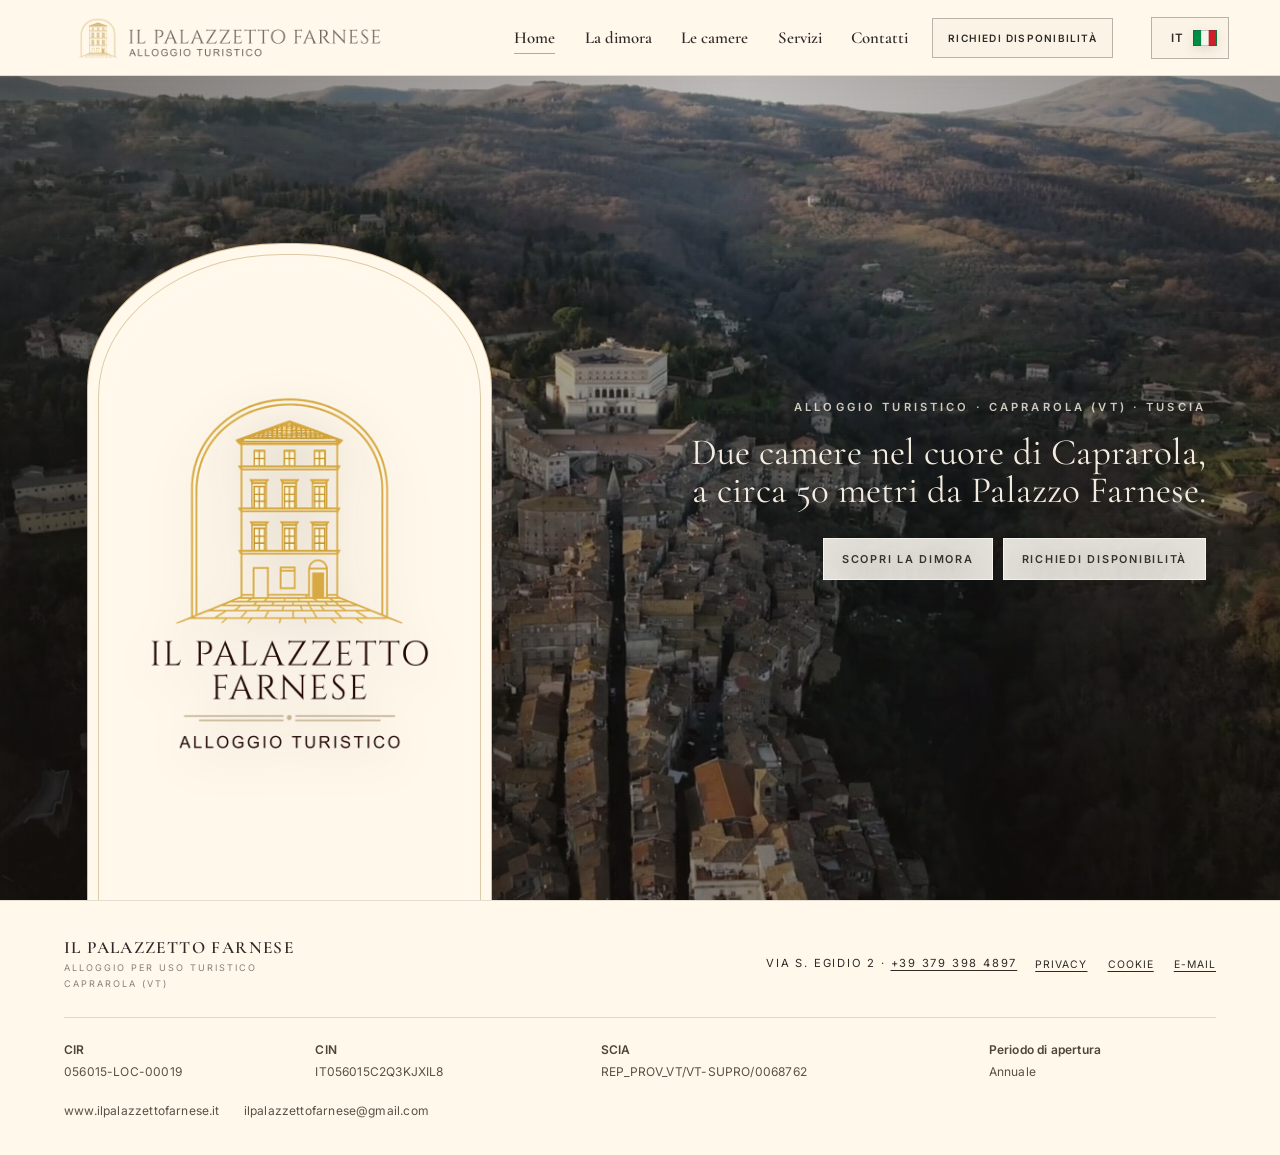
<file: index.html>
<!doctype html>
<html lang="it" class="no-js">
  <head>
    <meta charset="UTF-8" />
    <meta name="viewport" content="width=device-width, initial-scale=1.0" />
    <meta name="description" content="Alloggio per uso turistico a Caprarola (VT), a circa 50 metri da Palazzo Farnese. CIR 056015-LOC-00019 · CIN IT056015C2Q3KJXIL8." />
    <meta name="theme-color" content="#0f1921" />
    <meta name="referrer" content="strict-origin-when-cross-origin" />
    <meta property="og:type" content="website" />
    <meta property="og:locale" content="it_IT" />
    <meta property="og:site_name" content="Il Palazzetto Farnese" />
    <meta property="og:title" content="Il Palazzetto Farnese — Alloggio turistico a Caprarola (VT)" />
    <meta property="og:description" content="Alloggio per uso turistico · Apertura annuale. CIR 056015-LOC-00019 · CIN IT056015C2Q3KJXIL8." />
    <meta property="og:url" content="https://gianmoska-prog.github.io/palazzettotest/" />
    <meta property="og:image" content="https://gianmoska-prog.github.io/palazzettotest/assets/img/logo-share.jpg?v=spaced-20261108" />
    <meta property="og:image:type" content="image/jpeg" />
    <meta property="og:image:width" content="1200" />
    <meta property="og:image:height" content="1200" />
    <meta property="og:image:alt" content="Il Palazzetto Farnese · Alloggio turistico" />
    <meta name="twitter:card" content="summary_large_image" />
    <meta name="twitter:title" content="Il Palazzetto Farnese — Alloggio turistico a Caprarola (VT)" />
    <meta name="twitter:description" content="Alloggio per uso turistico · Apertura annuale. CIR 056015-LOC-00019 · CIN IT056015C2Q3KJXIL8." />
    <meta name="twitter:image" content="https://gianmoska-prog.github.io/palazzettotest/assets/img/logo-share.jpg?v=spaced-20261108" />
    <meta name="twitter:image:alt" content="Il Palazzetto Farnese · Alloggio turistico" />
    <link rel="icon" href="assets/img/logo-il-palazzetto.png?v=spaced-20261108" type="image/png" />
    <script data-early-js>
      document.documentElement.classList.remove("no-js");
      document.documentElement.classList.add("js");
    </script>
    <title>Il Palazzetto Farnese — Alloggio turistico a Caprarola (VT)</title>
    <link rel="preload" as="image" href="assets/img/hero-video-poster.jpg" fetchpriority="high" />
    <link rel="preload" as="font" href="assets/fonts/cormorant-garamond-latin.woff2" type="font/woff2" crossorigin />
    <link rel="stylesheet" href="assets/css/styles.css?v=spaced-20261108" />
    <link rel="stylesheet" href="assets/css/gallery-editorial.css?v=palazzetto-5" />
    <link rel="stylesheet" href="assets/css/tour.css?v=iphone1" />
    <script type="application/ld+json">
      {
        "@context": "https://schema.org",
        "@type": "LodgingBusiness",
        "name": "Il Palazzetto Farnese",
        "url": "https://www.ilpalazzettofarnese.it/",
        "description": "Alloggio per uso turistico a Caprarola (VT). Periodo di apertura: annuale.",
        "identifier": [
          { "@type": "PropertyValue", "propertyID": "CIR", "value": "056015-LOC-00019" },
          { "@type": "PropertyValue", "propertyID": "CIN", "value": "IT056015C2Q3KJXIL8" },
          { "@type": "PropertyValue", "propertyID": "SCIA", "value": "REP_PROV_VT/VT-SUPRO/0068762" }
        ],
        "image": "https://gianmoska-prog.github.io/palazzettotest/assets/img/real/06-room-mappamondo-wide.webp",
        "telephone": "+39 379 398 4897",
        "email": "ilpalazzettofarnese@gmail.com",
        "address": {
          "@type": "PostalAddress",
          "streetAddress": "Via S. Egidio 2",
          "addressLocality": "Caprarola",
          "addressRegion": "VT",
          "addressCountry": "IT"
        },
        "sameAs": [
          "https://www.instagram.com/ilpalazzettofarnese",
          "https://www.facebook.com/profile.php?id=61593044486038"
        ]
      }
    </script>
  </head>
  <body>
    <a class="skip-link" href="#main">Vai al contenuto</a>
    <header class="site-header" data-header>
      <a class="brand brand--logo" href="#home" data-page-link="home"><span class="brand-logo-window"><img src="assets/img/logo-il-palazzetto-horizontal.png?v=spaced-20261108" alt="Il Palazzetto Farnese · Alloggio turistico" width="3200" height="3200" /></span></a>
      <nav class="desktop-nav" aria-label="Navigazione principale">
        <a class="nav-link is-active" href="#home" data-page-link="home" aria-current="page">Home</a>
        <a class="nav-link" href="#dimora" data-page-link="dimora">La dimora</a>
        <a class="nav-link" href="#camere" data-page-link="camere">Le camere</a>
        <a class="nav-link" href="#servizi" data-page-link="servizi">Servizi</a>
        <a class="nav-link" href="#contatti" data-page-link="contatti">Contatti</a>
      </nav>
      <a class="header-enquire" href="#contatti" data-page-link="contatti">Richiedi disponibilità</a>
      <div class="language-switcher language-switcher--desktop" data-language-switcher>
        <button class="lang-toggle" type="button" aria-label="Seleziona lingua" aria-expanded="false" data-lang-toggle>
          <span class="lang-code" data-current-lang-code>IT</span><span class="lang-flag flag-icon flag-it" data-current-lang-flag aria-hidden="true"></span>
        </button>
        <div class="lang-menu" role="menu" data-lang-menu>
          <button type="button" role="menuitemradio" aria-checked="true" data-lang-option="it"><span>IT</span><span class="lang-flag flag-icon flag-it" aria-hidden="true"></span><em>Italiano</em></button>
          <button type="button" role="menuitemradio" aria-checked="false" data-lang-option="en"><span>EN</span><span class="lang-flag flag-icon flag-gb" aria-hidden="true"></span><em>English</em></button>
          <button type="button" role="menuitemradio" aria-checked="false" data-lang-option="fr"><span>FR</span><span class="lang-flag flag-icon flag-fr" aria-hidden="true"></span><em>Français</em></button>
          <button type="button" role="menuitemradio" aria-checked="false" data-lang-option="es"><span>ES</span><span class="lang-flag flag-icon flag-es" aria-hidden="true"></span><em>Español</em></button>
          <button type="button" role="menuitemradio" aria-checked="false" data-lang-option="de"><span>DE</span><span class="lang-flag flag-icon flag-de" aria-hidden="true"></span><em>Deutsch</em></button>
        </div>
      </div>
      <button class="menu-toggle" type="button" aria-label="Apri menu" aria-expanded="false" data-menu-toggle><span></span><span></span></button>
    </header>

    <aside class="mobile-menu" data-mobile-menu aria-hidden="true" inert>
      <nav class="mobile-nav" aria-label="Navigazione mobile">
        <a href="#home" data-page-link="home" aria-current="page"><small>01</small>Home</a>
        <a href="#dimora" data-page-link="dimora"><small>02</small>La dimora</a>
        <a href="#camere" data-page-link="camere"><small>03</small>Le camere</a>
        <a href="#servizi" data-page-link="servizi"><small>04</small>Servizi</a>
        <a href="#contatti" data-page-link="contatti"><small>05</small>Contatti</a>
      </nav>
      <div class="language-switcher mobile-language" data-language-switcher>
        <button class="lang-toggle" type="button" aria-label="Seleziona lingua" aria-expanded="false" data-lang-toggle>
          <span class="lang-code" data-current-lang-code>IT</span><span class="lang-flag flag-icon flag-it" data-current-lang-flag aria-hidden="true"></span>
        </button>
        <div class="lang-menu" role="menu" data-lang-menu>
          <button type="button" role="menuitemradio" aria-checked="true" data-lang-option="it"><span>IT</span><span class="lang-flag flag-icon flag-it" aria-hidden="true"></span><em>Italiano</em></button>
          <button type="button" role="menuitemradio" aria-checked="false" data-lang-option="en"><span>EN</span><span class="lang-flag flag-icon flag-gb" aria-hidden="true"></span><em>English</em></button>
          <button type="button" role="menuitemradio" aria-checked="false" data-lang-option="fr"><span>FR</span><span class="lang-flag flag-icon flag-fr" aria-hidden="true"></span><em>Français</em></button>
          <button type="button" role="menuitemradio" aria-checked="false" data-lang-option="es"><span>ES</span><span class="lang-flag flag-icon flag-es" aria-hidden="true"></span><em>Español</em></button>
          <button type="button" role="menuitemradio" aria-checked="false" data-lang-option="de"><span>DE</span><span class="lang-flag flag-icon flag-de" aria-hidden="true"></span><em>Deutsch</em></button>
        </div>
      </div>
      <div class="mobile-cta">
        <a href="tel:+393793984897">Chiama ora</a><a href="mailto:ilpalazzettofarnese@gmail.com?subject=Richiesta%20informazioni%20-%20Il%20Palazzetto%20Farnese">E-mail</a>
      </div>
    </aside>

    <main id="main" tabindex="-1">
      <section class="page home is-active" id="home" data-page="home">
        <video class="hero-video" muted loop playsinline preload="metadata" poster="assets/img/hero-video-poster.jpg" aria-hidden="true">
          <source src="assets/video/hero-palazzetto.mp4?v=2" type="video/mp4" />
        </video>
        <div class="home-content home-content--portale">
          <div class="hero-logo-stage portal-shell">
            <h1 class="sr-only">Il Palazzetto Farnese · Alloggio per uso turistico nel centro storico di Caprarola</h1>
            <div class="hero-mark">
              <img class="hero-logo" src="assets/img/logo-il-palazzetto-primary.webp?v=spaced-20261108" alt="Il Palazzetto Farnese · Alloggio turistico" width="3200" height="3200" fetchpriority="high" />
            </div>
          </div>
          <div class="portal-copy">
            <p class="portal-location">Alloggio turistico · Caprarola (VT) · Tuscia</p>
            <p class="hero-proof">Due camere nel cuore di Caprarola, a circa 50 metri da Palazzo Farnese.</p>
            <div class="button-row hero-actions">
              <a class="button" href="#dimora" data-page-link="dimora">Scopri la dimora</a>
              <a class="button" href="#contatti" data-page-link="contatti">Richiedi disponibilità</a>
            </div>
          </div>
        </div>
      </section>

      <section class="page" id="dimora" data-page="dimora">
        <div class="page-hero">
          <img class="page-hero__photo" src="assets/img/real/07-room-mappamondo-alt.webp" alt="" decoding="async" />
          <div class="page-hero-inner">
            <p class="eyebrow">La dimora</p>
            <h2>Un palazzetto raccolto, nel cuore della storia.</h2>
            <p>Una dimora nel centro storico di Caprarola, pensata per soggiorni autentici, confortevoli e indipendenti.</p>
          </div>
        </div>
        <div class="content">
          <div class="container">
            <div class="split">
              <div>
                <p class="kicker">Il Palazzetto Farnese</p>
                <h2 class="title">Sentirsi a casa, a pochi passi dal Palazzo.</h2>
              </div>
              <p class="lead">Il nome lega la dimora al simbolo storico e culturale di Caprarola. Gli ambienti riprendono questa identità con fotografie, dettagli e richiami artistici dedicati a Palazzo Farnese.</p>
            </div>
            <div class="agri-panels">
              <article class="landscape-panel">
                <small>Posizione</small>
                <h3>Circa 50 metri.</h3>
                <p>Palazzo Farnese e i suoi giardini si raggiungono in pochi minuti a piedi dalla porta della struttura.</p>
              </article>
              <article class="landscape-panel">
                <small>Atmosfera</small>
                <h3>Intima e familiare.</h3>
                <p>Una dimora curata e indipendente, dove vivere il borgo con libertà senza rinunciare all'assistenza dell'host.</p>
              </article>
              <article class="landscape-panel">
                <small>Territorio</small>
                <h3>Caprarola e la Tuscia.</h3>
                <p>Un punto di partenza naturale per il Lago di Vico, i borghi, i paesaggi e le testimonianze storiche della Tuscia.</p>
              </article>
            </div>
            <div class="agri-feature">
              <div class="agri-feature__text">
                <p class="kicker">L'ingresso</p>
                <h3>Il borgo comincia fuori dalla porta.</h3>
                <p>Via Filippo Nicolai, Santa Teresa, le ex Scuderie Farnese, bar, ristoranti e minimarket sono tutti raggiungibili a piedi.</p>
                <a class="button dark" href="https://www.google.com/maps/search/?api=1&query=Via+S.+Egidio+2%2C+Caprarola+VT" target="_blank" rel="noopener">Apri la mappa</a>
              </div>
              <div class="video-frame agri-video-frame palazzetto-still"><img src="assets/img/real/14-view-to-lane.webp" alt="Il borgo fuori dalla porta" loading="lazy" decoding="async" width="1536" height="1024" /></div>
            </div>
            <section class="tour-section" aria-label="Video: Il Palazzetto Farnese">
              <div class="tour-teaser" data-tour-teaser>
                <video class="tour-teaser__video" data-tour-preview muted loop playsinline preload="none" poster="assets/img/palazzetto-tour-poster.jpg" aria-hidden="true"></video>
                <button class="tour-teaser__action" type="button" data-tour-open aria-label="Conosci il Palazzetto: guarda il video">
                  <span class="tour-teaser__play" aria-hidden="true">▶</span>
                  <span>CONOSCI IL PALAZZETTO</span>
                </button>
              </div>
            </section>
            <div class="agri-gallery-head">
              <div><p class="kicker">Galleria</p><h3>Gli spazi della dimora.</h3></div>
              <p>Uno sguardo agli ambienti condivisi della dimora.</p>
            </div>
            <div class="gallery-carousel" data-carousel tabindex="0">
              <div class="carousel-stage">
                <div class="carousel-track" data-carousel-track>
                  <figure class="carousel-slide"><img src="assets/img/real/01-common-area-wide.webp" alt="Area comune con cucina, tavolo e salotto" loading="lazy" decoding="async" width="1448" height="1086" /><figcaption>Lo spazio comune per gli ospiti</figcaption></figure>
                  <figure class="carousel-slide"><img src="assets/img/real/02-common-area-dining.webp" alt="Tavolo da pranzo e zona relax dell'area comune" loading="lazy" decoding="async" width="1536" height="1024" /><figcaption>Tavolo da pranzo e zona relax dell'area comune</figcaption></figure>
                  <figure class="carousel-slide"><img src="assets/img/real/03-fitted-kitchen.webp" alt="Angolo cottura attrezzato dell'area comune" loading="lazy" decoding="async" width="1536" height="1024" /><figcaption>Angolo cottura attrezzato dell'area comune</figcaption></figure>
                  <figure class="carousel-slide"><img src="assets/img/real/17-kitchen-appliances.webp" alt="Bollitore, macchina del caffè, tostapane e forno elettrico dell'area comune" loading="lazy" decoding="async" width="1800" height="1200" /><figcaption>Bollitore, macchina del caffè, tostapane e forno elettrico dell'area comune</figcaption></figure>
                  <figure class="carousel-slide"><img src="assets/img/real/18-dining-area-portrait.webp" alt="La zona pranzo tra piante e dettagli" loading="lazy" decoding="async" width="1500" height="2000" /><figcaption>La zona pranzo tra piante e dettagli</figcaption></figure>
                </div>
              </div>
              <div class="carousel-controls">
                <div class="carousel-buttons"><button class="carousel-button" type="button" data-carousel-prev aria-label="Immagine precedente">‹</button><button class="carousel-button" type="button" data-carousel-next aria-label="Immagine successiva">›</button></div>
                <div class="carousel-count" data-carousel-count>01 / 05</div>
                <div class="carousel-dots" data-carousel-dots role="group" aria-label="Seleziona immagine"></div>
              </div>
            </div>
            <section class="context-section" aria-labelledby="palazzo-gallery-title">
              <div class="agri-gallery-head">
                <div><p class="kicker">Il Palazzo e il territorio</p><h3 id="palazzo-gallery-title">Palazzo Farnese, a pochi passi</h3></div>
                <p>Una selezione di vedute di Palazzo Farnese, dei suoi giardini e dei suoi interni storici: il patrimonio culturale vicino alla dimora.</p>
              </div>
              <div class="context-gallery" role="group" aria-label="Galleria di Palazzo Farnese e Caprarola">
                <figure><img src="assets/img/palazzo/01-facade.webp" srcset="assets/img/palazzo/01-facade-900.webp 900w, assets/img/palazzo/01-facade.webp 2000w" sizes="(max-width: 600px) 45vw, (max-width: 1000px) 30vw, 410px" data-full-src="assets/img/palazzo/01-facade.webp" alt="Palazzo Farnese" loading="lazy" decoding="async" width="2000" height="1333" /><figcaption>Palazzo Farnese</figcaption></figure>
                <figure><img src="assets/img/palazzo/02-garden-palace.webp" srcset="assets/img/palazzo/02-garden-palace-900.webp 900w, assets/img/palazzo/02-garden-palace.webp 2000w" sizes="(max-width: 600px) 45vw, (max-width: 1000px) 30vw, 410px" data-full-src="assets/img/palazzo/02-garden-palace.webp" alt="Il Palazzo dai giardini" loading="lazy" decoding="async" width="2000" height="1333" /><figcaption>Il Palazzo dai giardini</figcaption></figure>
                <figure><img src="assets/img/palazzo/03-garden-fountain.webp" srcset="assets/img/palazzo/03-garden-fountain-900.webp 900w, assets/img/palazzo/03-garden-fountain.webp 2000w" sizes="(max-width: 600px) 45vw, (max-width: 1000px) 30vw, 410px" data-full-src="assets/img/palazzo/03-garden-fountain.webp" alt="Fontana nei giardini di Palazzo Farnese" loading="lazy" decoding="async" width="2000" height="1330" /><figcaption>Fontana nei giardini di Palazzo Farnese</figcaption></figure>
                <figure><img src="assets/img/palazzo/04-garden-architecture.webp" srcset="assets/img/palazzo/04-garden-architecture-900.webp 900w, assets/img/palazzo/04-garden-architecture.webp 2000w" sizes="(max-width: 600px) 45vw, (max-width: 1000px) 30vw, 410px" data-full-src="assets/img/palazzo/04-garden-architecture.webp" alt="Architetture dei giardini di Palazzo Farnese" loading="lazy" decoding="async" width="2000" height="1372" /><figcaption>Architetture dei giardini di Palazzo Farnese</figcaption></figure>
                <figure><img src="assets/img/palazzo/05-mappamondo-hall.webp" srcset="assets/img/palazzo/05-mappamondo-hall-900.webp 900w, assets/img/palazzo/05-mappamondo-hall.webp 2000w" sizes="(max-width: 600px) 45vw, (max-width: 1000px) 30vw, 410px" data-full-src="assets/img/palazzo/05-mappamondo-hall.webp" alt="Sala del Mappamondo · Palazzo Farnese" loading="lazy" decoding="async" width="2000" height="1335" /><figcaption>Sala del Mappamondo · Palazzo Farnese</figcaption></figure>
                <figure><img src="assets/img/palazzo/06-mappamondo-ceiling.webp" srcset="assets/img/palazzo/06-mappamondo-ceiling-900.webp 900w, assets/img/palazzo/06-mappamondo-ceiling.webp 2000w" sizes="(max-width: 600px) 45vw, (max-width: 1000px) 30vw, 410px" data-full-src="assets/img/palazzo/06-mappamondo-ceiling.webp" alt="Stanza del Mappamondo, Palazzo Farnese" loading="lazy" decoding="async" width="2000" height="1500" /><figcaption>Stanza del Mappamondo, Palazzo Farnese</figcaption></figure>
                <figure><img src="assets/img/palazzo/07-historic-staircase.webp" srcset="assets/img/palazzo/07-historic-staircase-900.webp 900w, assets/img/palazzo/07-historic-staircase.webp 2000w" sizes="(max-width: 600px) 45vw, (max-width: 1000px) 30vw, 410px" data-full-src="assets/img/palazzo/07-historic-staircase.webp" alt="Scala Regia, Palazzo Farnese" loading="lazy" decoding="async" width="2000" height="1334" /><figcaption>Scala Regia, Palazzo Farnese</figcaption></figure>
                <figure><img src="assets/img/palazzo/08-palace-and-village.webp" srcset="assets/img/palazzo/08-palace-and-village-900.webp 900w, assets/img/palazzo/08-palace-and-village.webp 2000w" sizes="(max-width: 600px) 45vw, (max-width: 1000px) 30vw, 410px" data-full-src="assets/img/palazzo/08-palace-and-village.webp" alt="Palazzo Farnese e il borgo" loading="lazy" decoding="async" width="2000" height="1124" /><figcaption>Palazzo Farnese e il borgo</figcaption></figure>
                <figure><img src="assets/img/palazzo/09-caprarola-panorama.webp" srcset="assets/img/palazzo/09-caprarola-panorama-900.webp 900w, assets/img/palazzo/09-caprarola-panorama.webp 2000w" sizes="(max-width: 600px) 45vw, (max-width: 1000px) 30vw, 410px" data-full-src="assets/img/palazzo/09-caprarola-panorama.webp" alt="Caprarola dall'alto" loading="lazy" decoding="async" width="2000" height="1124" /><figcaption>Caprarola dall'alto</figcaption></figure>
              </div>
            </section>
            <div class="cta-row button-row"><a class="button dark" href="#camere" data-page-link="camere">Scopri le camere</a></div>
          </div>
        </div>
      </section>

      <section class="page" id="camere" data-page="camere">
        <div class="page-hero">
          <img class="page-hero__photo" src="assets/img/real/04-room-belvedere-wide.webp" alt="" decoding="async" />
          <div class="page-hero-inner">
            <p class="eyebrow">Le camere</p>
            <h2>Due camere indipendenti, due prospettive sul borgo.</h2>
            <p>Bagno privato, comfort curati e nomi ispirati agli ambienti di Palazzo Farnese.</p>
          </div>
        </div>
        <div class="content">
          <div class="container">
            <div class="split">
              <div><p class="kicker">Ospitalità</p><h2 class="title">Spazi curati, soggiorni flessibili.</h2></div>
              <p class="lead">Le due camere possono accogliere coppie, famiglie e piccoli gruppi. Entrambe hanno bagno privato, Wi-Fi gratuito, Smart TV, asciugacapelli e ventilatori.</p>
            </div>
            <div class="room-directory" aria-label="Le camere">
              <article class="room-showcase" id="mappamondo">
                <div class="room-showcase__copy">
                  <p class="kicker">01 · Stanza del Mappamondo</p>
                  <h3>Camera doppia</h3>
                  <p>La Stanza del Mappamondo è una camera doppia di circa 14 m² con bagno privato. Su richiesta e previa conferma è possibile aggiungere un letto singolo extra.</p>
                  <p class="room-request-note">Letto singolo extra disponibile esclusivamente su richiesta.</p>
                  <dl class="room-facts"><div><dt>Tipologia della camera</dt><dd>Doppia</dd></div><div><dt>Extra su richiesta</dt><dd>1 letto singolo</dd></div></dl>
                  <div class="amenity-list" aria-label="Dotazioni Stanza del Mappamondo"><span>Wi-Fi gratuito</span><span>Smart TV</span><span>Minibar</span><span>Asciugacapelli</span><span>Ventilatori</span><span>Biancheria da letto</span><span>Biancheria da bagno</span><span>Culla su richiesta</span></div>
                </div>
                <div class="room-gallery" aria-label="Galleria Stanza del Mappamondo">
                  <figure class="room-gallery__main"><img src="assets/img/real/06-room-mappamondo-wide.webp" alt="Stanza del Mappamondo" loading="lazy" decoding="async" width="1448" height="1086" /></figure>
                  <figure><img src="assets/img/real/07-room-mappamondo-alt.webp" alt="Seconda prospettiva della Stanza del Mappamondo" loading="lazy" decoding="async" width="1536" height="1024" /></figure>
                  <figure><img src="assets/img/real/09-bathroom-red.webp" alt="Bagno privato della Stanza del Mappamondo" loading="lazy" decoding="async" width="1448" height="1086" /></figure>
                  <figure class="room-gallery__sign"><img src="assets/img/real/15-room-sign-mappamondo.webp" alt="Targa della Stanza del Mappamondo" loading="lazy" decoding="async" width="1024" height="1536" /></figure>
                </div>
              </article>
              <article class="room-showcase room-showcase--reverse" id="belvedere">
                <div class="room-showcase__copy">
                  <p class="kicker">02 · Stanza del Belvedere Farnese</p>
                  <h3>Camera tripla</h3>
                  <p>La Stanza del Belvedere Farnese è una camera tripla di circa 20 m² con bagno privato. Su richiesta e previa conferma è possibile aggiungere un letto singolo extra.</p>
                  <p class="room-request-note">Letto singolo extra disponibile esclusivamente su richiesta.</p>
                  <dl class="room-facts"><div><dt>Tipologia della camera</dt><dd>Tripla</dd></div><div><dt>Extra su richiesta</dt><dd>1 letto singolo</dd></div></dl>
                  <div class="amenity-list" aria-label="Dotazioni Stanza del Belvedere Farnese"><span>Wi-Fi gratuito</span><span>Smart TV</span><span>Minibar</span><span>Asciugacapelli</span><span>Ventilatori</span><span>Biancheria da letto</span><span>Biancheria da bagno</span><span>Culla su richiesta</span></div>
                </div>
                <div class="room-gallery" aria-label="Galleria Stanza del Belvedere Farnese">
                  <figure class="room-gallery__main"><img src="assets/img/real/04-room-belvedere-wide.webp" alt="Stanza del Belvedere Farnese" loading="lazy" decoding="async" width="1448" height="1086" /></figure>
                  <figure><img src="assets/img/real/05-room-belvedere-sofa.webp" alt="Zona salotto della Stanza del Belvedere Farnese" loading="lazy" decoding="async" width="1536" height="1024" /></figure>
                  <figure><img src="assets/img/real/08-bathroom-blue.webp" alt="Bagno privato della Stanza del Belvedere Farnese" loading="lazy" decoding="async" width="1086" height="1448" /></figure>
                  <figure class="room-gallery__sign"><img src="assets/img/real/16-room-sign-belvedere.webp" alt="Targa della Stanza del Belvedere Farnese" loading="lazy" decoding="async" width="1024" height="1536" /></figure>
                </div>
              </article>
            </div>
            <div class="stay-note"><div><p class="kicker">Soggiorni prolungati</p><h3>Più tempo, la stessa cura.</h3></div><p>Per le permanenze più lunghe è prevista la sostituzione della biancheria da letto e da bagno ogni tre giorni.</p></div>
            <div class="cta-row button-row"><a class="button dark" href="#servizi" data-page-link="servizi">Scopri i servizi</a><a class="button dark" href="#contatti" data-page-link="contatti">Richiedi disponibilità</a></div>
          </div>
        </div>
      </section>

      <section class="page" id="servizi" data-page="servizi">
        <div class="page-hero">
          <img class="page-hero__photo" src="assets/img/real/01-common-area-wide.webp" alt="" decoding="async" />
          <div class="page-hero-inner">
            <p class="eyebrow">Servizi</p>
            <h2>La libertà di una casa, l'attenzione di un host.</h2>
            <p>Una cucina comune attrezzata, check-in autonomo e tutto ciò che serve per vivere il soggiorno in libertà.</p>
          </div>
        </div>
        <div class="content">
          <div class="container">
            <section class="common-area-section" aria-labelledby="common-area-title">
              <div class="split">
                <div><p class="kicker">Area comune</p><h2 class="title" id="common-area-title">Cucina attrezzata e spazio relax.</h2></div>
                <p class="lead">Uno spazio condiviso tra gli ospiti delle due camere, organizzato per cucinare, mangiare e concedersi un momento di pausa con divanetto e tavoli.</p>
              </div>
              <div class="common-area-showcase">
                <div class="common-area-gallery" aria-label="Galleria dell'area comune">
                  <figure class="common-area-gallery__main"><img src="assets/img/real/01-common-area-wide.webp" alt="Area comune con cucina, tavoli e divanetto" loading="lazy" decoding="async" width="1448" height="1086" /></figure>
                  <figure><img src="assets/img/real/02-common-area-dining.webp" alt="Tavolo da pranzo e zona relax dell'area comune" loading="lazy" decoding="async" width="1536" height="1024" /></figure>
                  <figure><img src="assets/img/real/03-fitted-kitchen.webp" alt="Angolo cottura attrezzato dell'area comune" loading="lazy" decoding="async" width="1536" height="1024" /></figure>
                  <figure><img src="assets/img/real/17-kitchen-appliances.webp" alt="Bollitore, macchina del caffè, tostapane e forno elettrico dell'area comune" loading="lazy" decoding="async" width="1800" height="1200" /></figure>
                </div>
                <div class="common-area-copy">
                  <p class="kicker">Tutto il necessario</p>
                  <h3>Una cucina completa, da vivere in autonomia.</h3>
                  <div class="equipment-grid">
                    <div><strong>Cucinare e lavare</strong><p>Angolo cottura, piano cottura, lavabo, pentole, padelle, scolapasta e stoviglie.</p></div>
                    <div><strong>Conservare</strong><p>Frigorifero e congelatore a disposizione degli ospiti.</p></div>
                    <div><strong>Preparare e servire</strong><p>Forno elettrico, tostapane, macchina del caffè, bollitore, piatti, posate e bicchieri.</p></div>
                    <div><strong>Rilassarsi</strong><p>Divanetto e tavoli per colazione, pasti o un momento di pausa.</p></div>
                  </div>
                </div>
              </div>
            </section>
            <div class="stats service-stats">
              <div class="stat"><strong>Wi-Fi</strong><span>gratuito in tutta la struttura.</span></div>
              <div class="stat"><strong>Arrivo e partenza</strong><span>Check-in dalle 15:00 · check-out entro le 10:00.</span></div>
              <div class="stat"><strong>Host</strong><span>disponibile per assistenza nei normali orari lavorativi.</span></div>
              <div class="stat"><strong>Regole della casa</strong><span>Animali non ammessi.</span></div>
            </div>
            <div class="service-notice"><strong>Colazione e pasti, secondo i tuoi ritmi.</strong><p>La cucina comune è attrezzata con tutto il necessario per preparare in autonomia colazione e pasti, con la libertà di organizzare ogni momento del soggiorno.</p></div>
            <div class="faq">
              <p class="kicker">Domande frequenti</p>
              <h3>Le informazioni utili prima di arrivare.</h3>
              <details><summary>Come funziona il check-in?</summary><p>Il check-in è disponibile dalle 15:00 e avviene in autonomia tramite key box, dopo l'invio dei documenti necessari secondo la normativa vigente. Le istruzioni vengono comunicate prima dell'arrivo. Il check-out deve essere effettuato entro le 10:00.</p></details>
              <details class="parking-details"><summary>Dove posso parcheggiare?</summary><div class="parking-intro"><p>Due parcheggi pubblici permettono di raggiungere la struttura a piedi. Apri il percorso pedonale dopo avere parcheggiato.</p><div class="parking-options"><article><span>Più vicino</span><h4>Parcheggio multipiano</h4><p>Via Giuseppe Vincenzi 17, Caprarola.</p><a href="https://www.google.com/maps/dir/?api=1&amp;origin=Parcheggio+multipiano%2C+Via+Giuseppe+Vincenzi+17%2C+Caprarola+VT&amp;destination=Via+S.+Egidio+2%2C+Caprarola+VT&amp;travelmode=walking" target="_blank" rel="noopener">Indicazioni a piedi</a></article><article><span>Alternativa</span><h4>Parcheggio Ex-Scuderie</h4><p>Via S. Rocco, Caprarola.</p><a href="https://www.google.com/maps/dir/?api=1&amp;origin=Parcheggio+Ex-Scuderie%2C+Via+S.+Rocco%2C+Caprarola+VT&amp;destination=Via+S.+Egidio+2%2C+Caprarola+VT&amp;travelmode=walking" target="_blank" rel="noopener">Indicazioni a piedi</a></article></div></div></details>
              <details><summary>La cucina è privata?</summary><p>La cucina è un'area comune condivisa tra gli ospiti delle due camere ed è completamente attrezzata.</p></details>
              <details><summary>È disponibile una culla?</summary><p>Sì, una culla è disponibile su richiesta e previa conferma della struttura.</p></details>
            </div>
            <div class="cta-row button-row"><a class="button dark" href="#contatti" data-page-link="contatti">Richiedi disponibilità</a></div>
          </div>
        </div>
      </section>

      <section class="page" id="contatti" data-page="contatti">
        <div class="page-hero">
          <img class="page-hero__photo" src="assets/img/palazzo/09-caprarola-panorama.webp" alt="" decoding="async" />
          <div class="page-hero-inner">
            <p class="eyebrow">Contatti</p>
            <h2>Contatti, indirizzo e indicazioni in un solo punto.</h2>
            <p>Scrivi, chiama o raggiungi la struttura nel centro storico di Caprarola.</p>
            <p class="banner-context">Panorama di Caprarola e Palazzo Farnese</p>
          </div>
        </div>
        <div class="content">
          <div class="container">
            <div class="split">
              <div><p class="kicker">Contatti e dove siamo</p><h2 class="title">Scegli il canale più comodo.</h2></div>
              <p class="lead">Telefono, email, social e indirizzo sono raccolti qui per rendere più semplice ogni richiesta di disponibilità o informazione.</p>
            </div>
            <div class="contact-methods-grid">
              <a class="contact-method" href="mailto:ilpalazzettofarnese@gmail.com?subject=Richiesta%20informazioni%20-%20Il%20Palazzetto%20Farnese"><span class="contact-method__mark">@</span><span><strong>E-mail</strong><em>ilpalazzettofarnese@gmail.com</em></span></a>
              <a class="contact-method" href="https://wa.me/393793984897" target="_blank" rel="noopener"><span class="contact-method__mark">WA</span><span><strong>Telefono / WhatsApp</strong><em>+39 379 398 4897</em></span></a>
              <a class="contact-method" href="https://www.instagram.com/ilpalazzettofarnese" target="_blank" rel="noopener"><span class="contact-method__mark contact-method__mark--icon" aria-hidden="true"><svg class="contact-icon contact-icon--instagram" viewBox="0 0 24 24" focusable="false"><path d="M7.75 2h8.5A5.76 5.76 0 0 1 22 7.75v8.5A5.76 5.76 0 0 1 16.25 22h-8.5A5.76 5.76 0 0 1 2 16.25v-8.5A5.76 5.76 0 0 1 7.75 2Zm0 2A3.75 3.75 0 0 0 4 7.75v8.5A3.75 3.75 0 0 0 7.75 20h8.5A3.75 3.75 0 0 0 20 16.25v-8.5A3.75 3.75 0 0 0 16.25 4h-8.5Zm8.92 2.05a1.28 1.28 0 1 1 0 2.56 1.28 1.28 0 0 1 0-2.56ZM12 7.25A4.75 4.75 0 1 1 12 16.75 4.75 4.75 0 0 1 12 7.25Zm0 2A2.75 2.75 0 1 0 12 14.75 2.75 2.75 0 0 0 12 9.25Z" /></svg></span><span><strong>Instagram</strong><em>@ilpalazzettofarnese</em></span></a>
              <a class="contact-method" href="https://www.facebook.com/profile.php?id=61593044486038" target="_blank" rel="noopener"><span class="contact-method__mark contact-method__mark--icon" aria-hidden="true"><svg class="contact-icon contact-icon--facebook" viewBox="0 0 24 24" focusable="false"><path d="M14.05 8.12V6.86c0-.62.13-1.05.4-1.31.27-.26.72-.39 1.36-.39h1.74V2.13A23.6 23.6 0 0 0 15.02 2c-1.25 0-2.26.37-3.02 1.11-.76.74-1.14 1.79-1.14 3.15v1.86H8.45v3.39h2.41V22h3.59V11.51h2.82l.45-3.39h-3.67Z" /></svg></span><span><strong>Facebook</strong><em>Pagina ufficiale</em></span></a>
            </div>
            <div class="contact-layout">
              <article class="contact-card contact-card--large">
                <p class="kicker">Recapiti diretti</p><h3>Informazioni essenziali.</h3>
                <dl>
                  <div><dt>Indirizzo</dt><dd>Via S. Egidio 2<br />Caprarola (VT)</dd></div>
                  <div><dt>Telefono</dt><dd><a href="tel:+393793984897">+39 379 398 4897</a></dd></div>
                  <div><dt>Email</dt><dd><a href="mailto:ilpalazzettofarnese@gmail.com">ilpalazzettofarnese@gmail.com</a></dd></div>
                  <div><dt>Disponibilità</dt><dd>Per coppie, famiglie e piccoli gruppi, previa conferma della struttura.</dd></div>
                </dl>
                <div class="button-row"><a class="button dark" href="mailto:ilpalazzettofarnese@gmail.com?subject=Richiesta%20informazioni%20-%20Il%20Palazzetto%20Farnese">Scrivi ora</a><a class="button dark" href="tel:+393793984897">Chiama</a></div>
              </article>
              <article class="contact-card contact-card--large contact-card--map">
                <div class="map-frame" data-map-frame data-map-src="https://www.google.com/maps?q=Via%20S.%20Egidio%202%2C%20Caprarola%2C%20VT%2C%20Italia&amp;output=embed">
                  <div class="map-consent"><div class="map-consent__inner"><h4>Visualizza la mappa</h4><p>La mappa è fornita da Google. Caricandola, il browser si collegherà ai servizi Google secondo la relativa informativa.</p><button class="button" type="button" data-map-activate>Carica Google Maps</button></div></div>
                </div>
                <div class="contact-map-note"><p class="kicker">La struttura</p><h3>Via S. Egidio 2, Caprarola.</h3><p>La mappa indica l'ingresso della struttura; i percorsi dai parcheggi sono disponibili nella sezione Servizi.</p><div class="button-row"><a class="button dark" href="https://www.google.com/maps/search/?api=1&query=Via+S.+Egidio+2%2C+Caprarola+VT" target="_blank" rel="noopener">Apri in Google Maps</a></div></div>
              </article>
            </div>
            <section class="official-data property-registration" aria-labelledby="official-data-title">
              <div class="official-data__head"><h3 id="official-data-title">Dati identificativi della struttura.</h3></div>
              <dl class="official-data__grid">
                <div><dt>Tipologia</dt><dd>Alloggio per uso turistico</dd></div>
                <div><dt>Periodo di apertura</dt><dd>Annuale</dd></div>
                <div><dt>CIR</dt><dd>056015-LOC-00019</dd></div>
                <div><dt>CIN</dt><dd>IT056015C2Q3KJXIL8</dd></div>
                <div><dt>SCIA</dt><dd>REP_PROV_VT/VT-SUPRO/0068762</dd></div>
                <div><dt>Sito web</dt><dd><a href="https://www.ilpalazzettofarnese.it/" target="_blank" rel="noopener">www.ilpalazzettofarnese.it</a></dd></div>
              </dl>
            </section>
            <section class="enquiry-panel" id="richiesta" aria-labelledby="enquiry-title">
              <div class="enquiry-panel__head"><h3 id="enquiry-title">Richiedi la disponibilità per il tuo soggiorno.</h3><p>Indica il periodo, il numero di ospiti e i tuoi recapiti: prepareremo una richiesta di disponibilità da inviare a Il Palazzetto Farnese tramite il programma e-mail del dispositivo.</p></div>
              <form class="enquiry-form" data-enquiry-form>
                <div class="form-field"><label for="enquiry-type">Tipo di soggiorno</label><select id="enquiry-type" name="type" required><option value="">Seleziona</option><option>Coppia</option><option>Famiglia</option><option>Piccolo gruppo</option><option>Altre informazioni</option></select></div>
                <div class="form-field"><label for="enquiry-date">Data o periodo preferito</label><input id="enquiry-date" name="date" type="text" autocomplete="off" placeholder="Es. 12–15 settembre" /></div>
                <div class="form-field"><label for="enquiry-name">Nome e cognome</label><input id="enquiry-name" name="name" type="text" autocomplete="name" required /></div>
                <div class="form-field"><label for="enquiry-guests">Numero di ospiti</label><input id="enquiry-guests" name="guests" type="text" inputmode="numeric" placeholder="Es. 2" /></div>
                <div class="form-field"><label for="enquiry-email">E-mail</label><input id="enquiry-email" name="email" type="email" autocomplete="email" required /></div>
                <div class="form-field"><label for="enquiry-phone">Telefono</label><input id="enquiry-phone" name="phone" type="tel" autocomplete="tel" /></div>
                <div class="form-field form-field--wide"><label for="enquiry-message">Messaggio</label><textarea id="enquiry-message" name="message" placeholder="Aggiungi ciò che può aiutarci a capire la richiesta."></textarea></div>
                <label class="form-consent"><input type="checkbox" name="privacy" required /><span>Ho letto l'<a href="privacy.html">informativa privacy</a> e acconsento all'uso dei dati per rispondere alla richiesta.</span></label>
                <div class="form-actions"><button class="button dark" type="submit">Prepara l'e-mail</button><p class="form-note" aria-live="polite" data-form-status>Non salviamo i dati inseriti in questo sito.</p></div>
              </form>
            </section>
          </div>
        </div>
      </section>
    </main>

    <dialog class="photo-lightbox" data-photo-lightbox aria-label="Visualizzatore fotografie">
      <button class="photo-lightbox__close" type="button" data-lightbox-close aria-label="Chiudi fotografia">×</button>
      <button class="photo-lightbox__nav photo-lightbox__nav--prev" type="button" data-lightbox-prev aria-label="Fotografia precedente">‹</button>
      <figure class="photo-lightbox__figure">
        <img data-lightbox-image alt="" />
        <figcaption data-lightbox-caption></figcaption>
      </figure>
      <button class="photo-lightbox__nav photo-lightbox__nav--next" type="button" data-lightbox-next aria-label="Fotografia successiva">›</button>
    </dialog>

    <dialog class="tour-dialog" data-tour-dialog aria-label="Video: Il Palazzetto Farnese">
      <button class="tour-dialog__close" type="button" data-tour-close aria-label="Chiudi video">×</button>
      <video class="tour-dialog__video" data-tour-video controls playsinline preload="none" poster="assets/img/palazzetto-tour-poster.jpg"></video>
      <a class="tour-dialog__fallback" data-tour-fallback href="assets/video/palazzetto-tour-mobile.mp4?v=spaced-20261108" target="_blank" rel="noopener" hidden>Apri il video nel lettore del telefono</a>
    </dialog>

    <footer class="footer-minimal">
      <div class="footer-minimal__inner">
        <div class="footer-wordmark"><strong>Il Palazzetto Farnese</strong><span>Alloggio per uso turistico</span><span>Caprarola (VT)</span></div>
        <div class="footer-contact">Via S. Egidio 2 · <a href="tel:+393793984897">+39 379 398 4897</a></div>
        <div class="footer-links"><a href="privacy.html">Privacy</a><a href="cookie.html">Cookie</a><a href="mailto:ilpalazzettofarnese@gmail.com">E-mail</a></div>
      </div>
      <div class="registration-footer">
        <div class="registration-footer__inner">
          <dl class="registration-footer__details">
            <div><dt>CIR</dt><dd>056015-LOC-00019</dd></div>
            <div><dt>CIN</dt><dd>IT056015C2Q3KJXIL8</dd></div>
            <div><dt>SCIA</dt><dd>REP_PROV_VT/VT-SUPRO/0068762</dd></div>
            <div><dt>Periodo di apertura</dt><dd>Annuale</dd></div>
          </dl>
          <div class="registration-footer__contacts"><a href="https://www.ilpalazzettofarnese.it/" target="_blank" rel="noopener">www.ilpalazzettofarnese.it</a><a href="mailto:ilpalazzettofarnese@gmail.com">ilpalazzettofarnese@gmail.com</a></div>
        </div>
      </div>
    </footer>
    <script src="assets/js/i18n.js?v=spaced-20261108"></script>
    <script src="assets/js/site.js?v=email-20261120"></script>
    <script src="assets/js/tour.js?v=spaced-20261108"></script>
  </body>
</html>
</file>
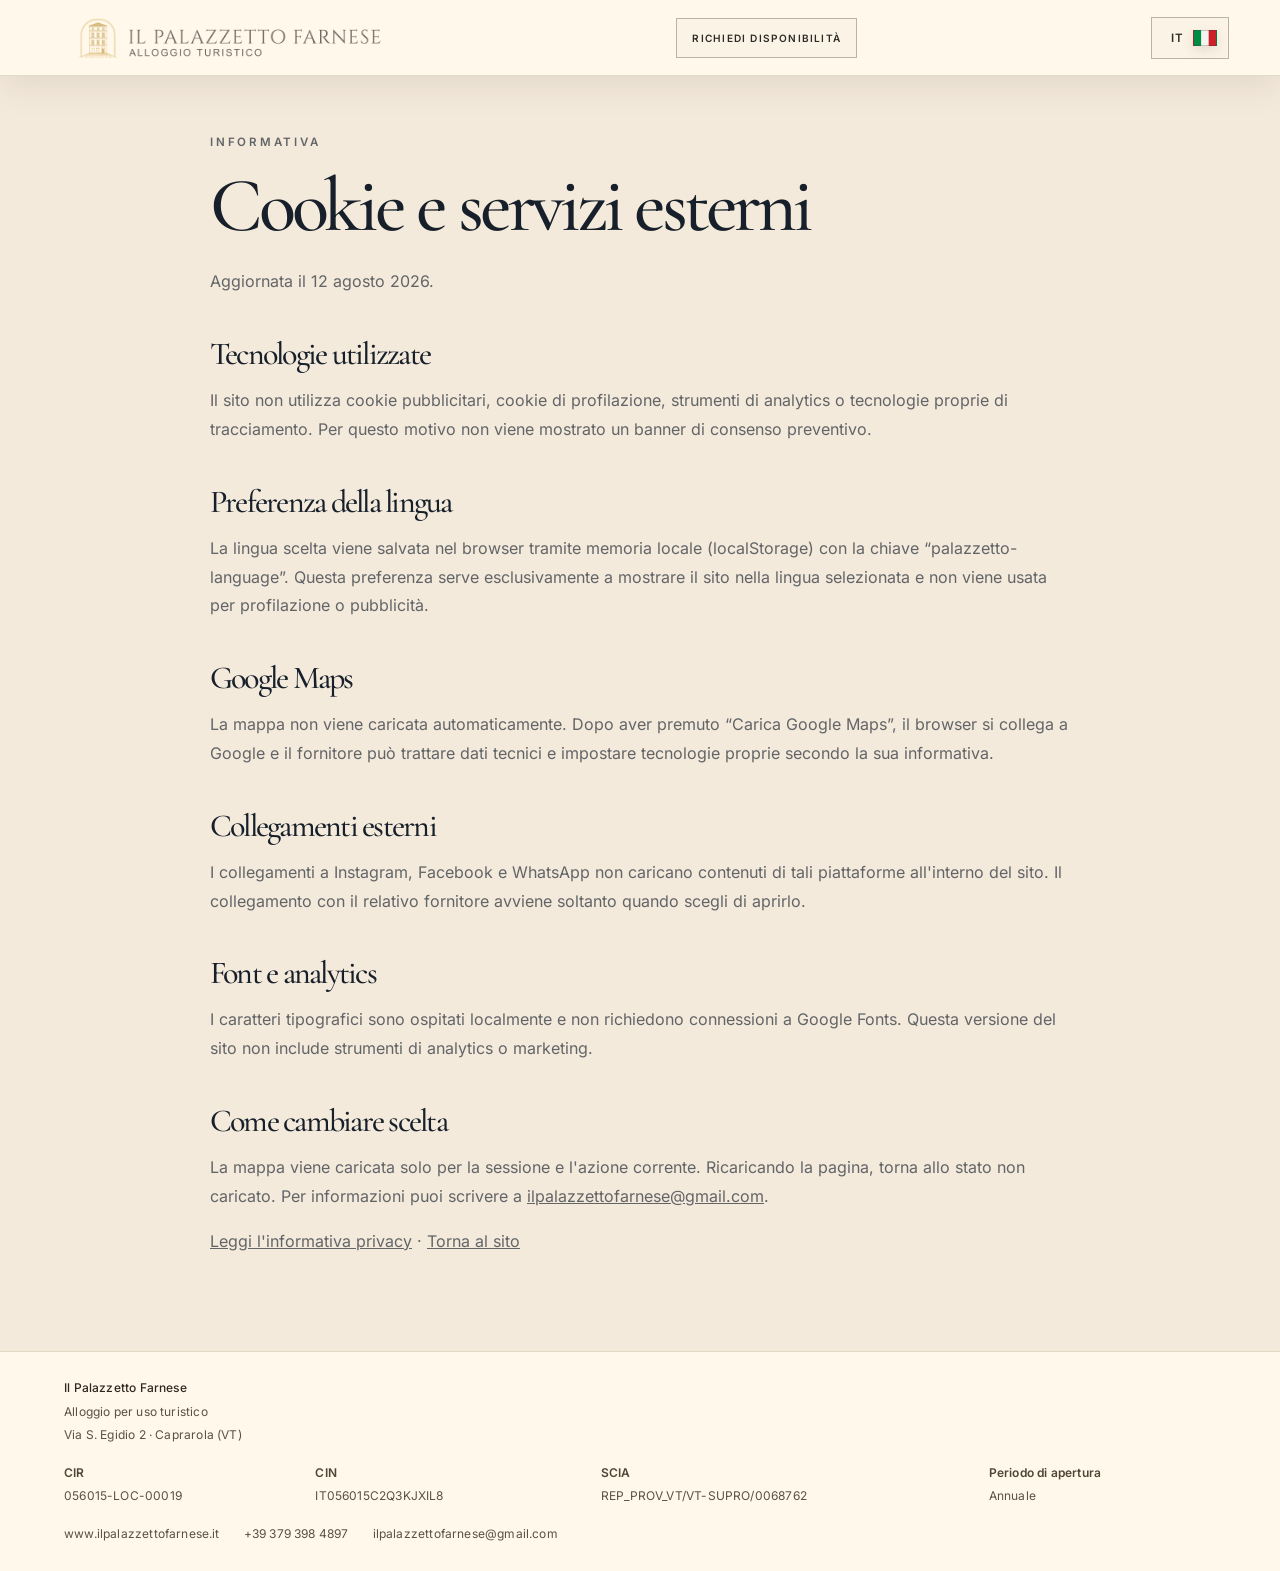
<file: cookie.html>
<!doctype html>
<html lang="it">
  <head>
    <meta charset="utf-8" />
    <meta name="viewport" content="width=device-width, initial-scale=1" />
    <meta
      name="description"
      content="Informazioni su cookie e servizi esterni del sito Il Palazzetto Farnese."
    />
    <meta name="theme-color" content="#0f1921" />
    <meta name="robots" content="index,follow" />
    <link rel="canonical" href="https://gianmoska-prog.github.io/palazzettotest/cookie.html" />
    <link
      rel="icon"
      href="assets/img/logo-il-palazzetto.png?v=spaced-20261108"
      type="image/png"
    />
    <link rel="stylesheet" href="assets/css/styles.css?v=spaced-20261108" />
    <title>Cookie e servizi esterni | Il Palazzetto Farnese</title>
  </head>
  <body>
    <a class="skip-link" href="#main">Vai al contenuto</a>
    <header class="site-header" data-header>
      <a class="brand brand--logo" href="./"><span class="brand-logo-window"><img src="assets/img/logo-il-palazzetto-horizontal.png?v=spaced-20261108" alt="Il Palazzetto Farnese · Alloggio turistico" width="3200" height="3200" /></span></a>
      <a class="header-enquire" href="index.html#richiesta"
        >Richiedi disponibilità</a
      >
      <div class="language-switcher legal-language" data-language-switcher>
        <button class="lang-toggle" type="button" aria-label="Seleziona lingua" aria-expanded="false" data-lang-toggle><span class="lang-code" data-current-lang-code>IT</span><span class="lang-flag flag-icon flag-it" data-current-lang-flag aria-hidden="true"></span></button>
        <div class="lang-menu" role="menu" data-lang-menu>
          <button type="button" role="menuitemradio" aria-checked="true" data-lang-option="it"><span>IT</span><span class="lang-flag flag-icon flag-it" aria-hidden="true"></span><em>Italiano</em></button>
          <button type="button" role="menuitemradio" aria-checked="false" data-lang-option="en"><span>EN</span><span class="lang-flag flag-icon flag-gb" aria-hidden="true"></span><em>English</em></button>
          <button type="button" role="menuitemradio" aria-checked="false" data-lang-option="fr"><span>FR</span><span class="lang-flag flag-icon flag-fr" aria-hidden="true"></span><em>Français</em></button>
          <button type="button" role="menuitemradio" aria-checked="false" data-lang-option="es"><span>ES</span><span class="lang-flag flag-icon flag-es" aria-hidden="true"></span><em>Español</em></button>
          <button type="button" role="menuitemradio" aria-checked="false" data-lang-option="de"><span>DE</span><span class="lang-flag flag-icon flag-de" aria-hidden="true"></span><em>Deutsch</em></button>
        </div>
      </div>
    </header>
    <main id="main" class="legal-page">
      <article class="legal-page__inner">
        <p class="kicker">Informativa</p>
        <h1>Cookie e servizi esterni</h1>
        <p>Aggiornata il 12 agosto 2026.</p>
        <h2>Tecnologie utilizzate</h2>
        <p>
          Il sito non utilizza cookie pubblicitari, cookie di profilazione,
          strumenti di analytics o tecnologie proprie di tracciamento. Per
          questo motivo non viene mostrato un banner di consenso preventivo.
        </p>
        <h2>Preferenza della lingua</h2>
        <p>
          La lingua scelta viene salvata nel browser tramite memoria locale
          (localStorage) con la chiave “palazzetto-language”. Questa preferenza
          serve esclusivamente a mostrare il sito nella lingua selezionata e
          non viene usata per profilazione o pubblicità.
        </p>
        <h2>Google Maps</h2>
        <p>
          La mappa non viene caricata automaticamente. Dopo aver premuto “Carica
          Google Maps”, il browser si collega a Google e il fornitore può
          trattare dati tecnici e impostare tecnologie proprie secondo la sua
          informativa.
        </p>
        <h2>Collegamenti esterni</h2>
        <p>
          I collegamenti a Instagram, Facebook e WhatsApp non caricano contenuti
          di tali piattaforme all'interno del sito. Il collegamento con il
          relativo fornitore avviene soltanto quando scegli di aprirlo.
        </p>
        <h2>Font e analytics</h2>
        <p>
          I caratteri tipografici sono ospitati localmente e non richiedono
          connessioni a Google Fonts. Questa versione del sito non include
          strumenti di analytics o marketing.
        </p>
        <h2>Come cambiare scelta</h2>
        <p>
          La mappa viene caricata solo per la sessione e l'azione corrente.
          Ricaricando la pagina, torna allo stato non caricato. Per
          informazioni puoi scrivere a
          <a href="mailto:ilpalazzettofarnese@gmail.com">ilpalazzettofarnese@gmail.com</a>.
        </p>
        <p>
          <a href="privacy.html">Leggi l'informativa privacy</a> ·
          <a href="./">Torna al sito</a>
        </p>
      </article>
    </main>
    <footer class="registration-footer">
      <div class="registration-footer__inner">
        <div class="registration-footer__identity"><strong>Il Palazzetto Farnese</strong><span>Alloggio per uso turistico</span><span>Via S. Egidio 2 · Caprarola (VT)</span></div>
        <dl class="registration-footer__details">
          <div><dt>CIR</dt><dd>056015-LOC-00019</dd></div>
          <div><dt>CIN</dt><dd>IT056015C2Q3KJXIL8</dd></div>
          <div><dt>SCIA</dt><dd>REP_PROV_VT/VT-SUPRO/0068762</dd></div>
          <div><dt>Periodo di apertura</dt><dd>Annuale</dd></div>
        </dl>
        <div class="registration-footer__contacts"><a href="https://www.ilpalazzettofarnese.it/">www.ilpalazzettofarnese.it</a><a href="tel:+393793984897">+39 379 398 4897</a><a href="mailto:ilpalazzettofarnese@gmail.com">ilpalazzettofarnese@gmail.com</a></div>
      </div>
    </footer>
    <script src="assets/js/i18n.js?v=spaced-20261108"></script>
  </body>
</html>
</file>
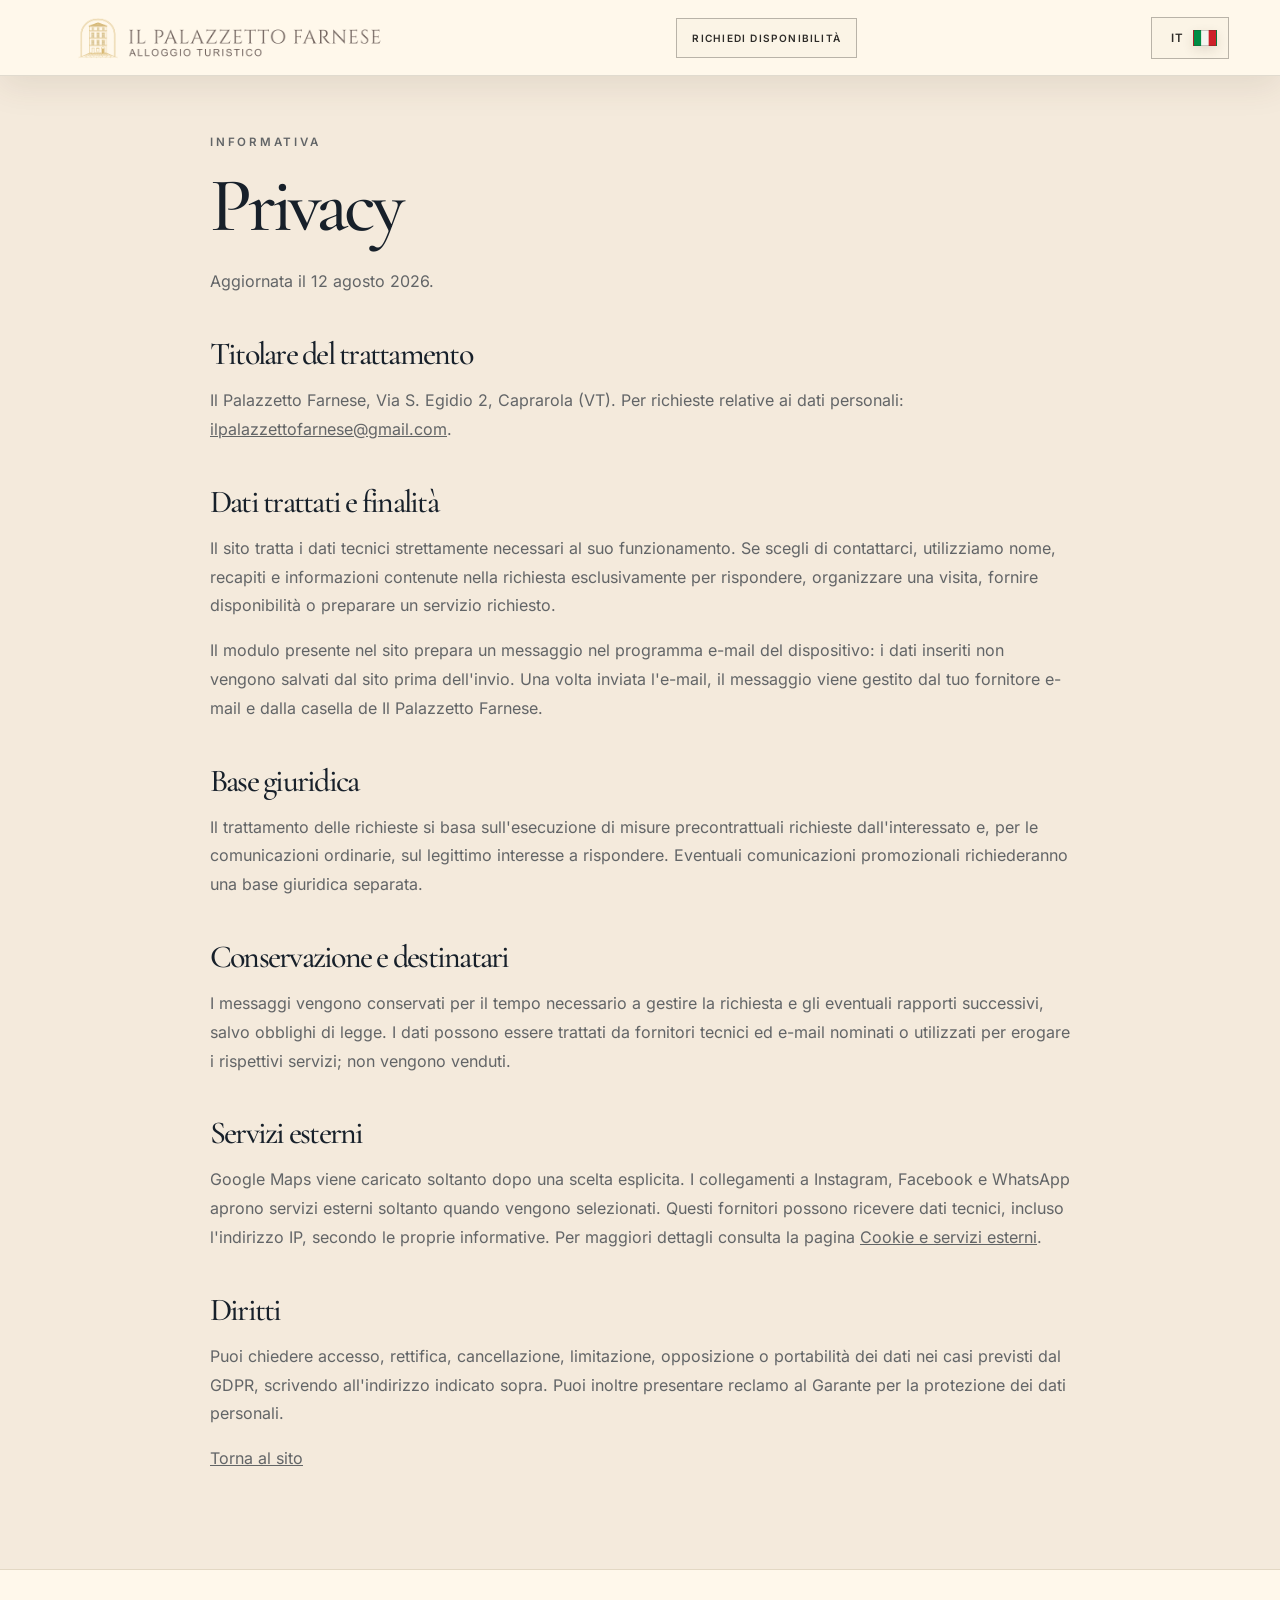
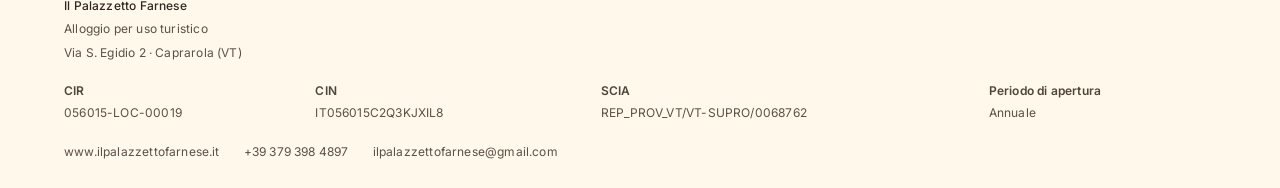
<file: privacy.html>
<!doctype html>
<html lang="it">
  <head>
    <meta charset="utf-8" />
    <meta name="viewport" content="width=device-width, initial-scale=1" />
    <meta
      name="description"
      content="Informativa privacy del sito Il Palazzetto Farnese."
    />
    <meta name="theme-color" content="#0f1921" />
    <meta name="robots" content="index,follow" />
    <link rel="canonical" href="https://gianmoska-prog.github.io/palazzettotest/privacy.html" />
    <link
      rel="icon"
      href="assets/img/logo-il-palazzetto.png?v=spaced-20261108"
      type="image/png"
    />
    <link rel="stylesheet" href="assets/css/styles.css?v=spaced-20261108" />
    <title>Informativa privacy | Il Palazzetto Farnese</title>
  </head>
  <body>
    <a class="skip-link" href="#main">Vai al contenuto</a>
    <header class="site-header" data-header>
      <a class="brand brand--logo" href="./"><span class="brand-logo-window"><img src="assets/img/logo-il-palazzetto-horizontal.png?v=spaced-20261108" alt="Il Palazzetto Farnese · Alloggio turistico" width="3200" height="3200" /></span></a>
      <a class="header-enquire" href="index.html#richiesta"
        >Richiedi disponibilità</a
      >
      <div class="language-switcher legal-language" data-language-switcher>
        <button class="lang-toggle" type="button" aria-label="Seleziona lingua" aria-expanded="false" data-lang-toggle><span class="lang-code" data-current-lang-code>IT</span><span class="lang-flag flag-icon flag-it" data-current-lang-flag aria-hidden="true"></span></button>
        <div class="lang-menu" role="menu" data-lang-menu>
          <button type="button" role="menuitemradio" aria-checked="true" data-lang-option="it"><span>IT</span><span class="lang-flag flag-icon flag-it" aria-hidden="true"></span><em>Italiano</em></button>
          <button type="button" role="menuitemradio" aria-checked="false" data-lang-option="en"><span>EN</span><span class="lang-flag flag-icon flag-gb" aria-hidden="true"></span><em>English</em></button>
          <button type="button" role="menuitemradio" aria-checked="false" data-lang-option="fr"><span>FR</span><span class="lang-flag flag-icon flag-fr" aria-hidden="true"></span><em>Français</em></button>
          <button type="button" role="menuitemradio" aria-checked="false" data-lang-option="es"><span>ES</span><span class="lang-flag flag-icon flag-es" aria-hidden="true"></span><em>Español</em></button>
          <button type="button" role="menuitemradio" aria-checked="false" data-lang-option="de"><span>DE</span><span class="lang-flag flag-icon flag-de" aria-hidden="true"></span><em>Deutsch</em></button>
        </div>
      </div>
    </header>
    <main id="main" class="legal-page">
      <article class="legal-page__inner">
        <p class="kicker">Informativa</p>
        <h1>Privacy</h1>
        <p>Aggiornata il 12 agosto 2026.</p>
        <h2>Titolare del trattamento</h2>
        <p>
          Il Palazzetto Farnese, Via S. Egidio 2, Caprarola (VT). Per
          richieste relative ai dati personali:
          <a href="mailto:ilpalazzettofarnese@gmail.com">ilpalazzettofarnese@gmail.com</a>.
        </p>
        <h2>Dati trattati e finalità</h2>
        <p>
          Il sito tratta i dati tecnici strettamente necessari al suo
          funzionamento. Se scegli di contattarci, utilizziamo nome, recapiti e
          informazioni contenute nella richiesta esclusivamente per rispondere,
          organizzare una visita, fornire disponibilità o preparare un servizio
          richiesto.
        </p>
        <p>
          Il modulo presente nel sito prepara un messaggio nel programma e-mail
          del dispositivo: i dati inseriti non vengono salvati dal sito prima
          dell'invio. Una volta inviata l'e-mail, il messaggio viene gestito dal
          tuo fornitore e-mail e dalla casella de Il Palazzetto Farnese.
        </p>
        <h2>Base giuridica</h2>
        <p>
          Il trattamento delle richieste si basa sull'esecuzione di misure
          precontrattuali richieste dall'interessato e, per le comunicazioni
          ordinarie, sul legittimo interesse a rispondere. Eventuali
          comunicazioni promozionali richiederanno una base giuridica separata.
        </p>
        <h2>Conservazione e destinatari</h2>
        <p>
          I messaggi vengono conservati per il tempo necessario a gestire la
          richiesta e gli eventuali rapporti successivi, salvo obblighi di
          legge. I dati possono essere trattati da fornitori tecnici ed e-mail
          nominati o utilizzati per erogare i rispettivi servizi; non vengono
          venduti.
        </p>
        <h2>Servizi esterni</h2>
        <p>
          Google Maps viene caricato soltanto dopo una scelta esplicita. I
          collegamenti a Instagram, Facebook e WhatsApp aprono servizi esterni
          soltanto quando vengono selezionati. Questi fornitori possono ricevere
          dati tecnici, incluso l'indirizzo IP, secondo le proprie informative.
          Per maggiori dettagli consulta la
          pagina <a href="cookie.html">Cookie e servizi esterni</a>.
        </p>
        <h2>Diritti</h2>
        <p>
          Puoi chiedere accesso, rettifica, cancellazione, limitazione,
          opposizione o portabilità dei dati nei casi previsti dal GDPR,
          scrivendo all'indirizzo indicato sopra. Puoi inoltre presentare
          reclamo al Garante per la protezione dei dati personali.
        </p>
        <p><a href="./">Torna al sito</a></p>
      </article>
    </main>
    <footer class="registration-footer">
      <div class="registration-footer__inner">
        <div class="registration-footer__identity"><strong>Il Palazzetto Farnese</strong><span>Alloggio per uso turistico</span><span>Via S. Egidio 2 · Caprarola (VT)</span></div>
        <dl class="registration-footer__details">
          <div><dt>CIR</dt><dd>056015-LOC-00019</dd></div>
          <div><dt>CIN</dt><dd>IT056015C2Q3KJXIL8</dd></div>
          <div><dt>SCIA</dt><dd>REP_PROV_VT/VT-SUPRO/0068762</dd></div>
          <div><dt>Periodo di apertura</dt><dd>Annuale</dd></div>
        </dl>
        <div class="registration-footer__contacts"><a href="https://www.ilpalazzettofarnese.it/">www.ilpalazzettofarnese.it</a><a href="tel:+393793984897">+39 379 398 4897</a><a href="mailto:ilpalazzettofarnese@gmail.com">ilpalazzettofarnese@gmail.com</a></div>
      </div>
    </footer>
    <script src="assets/js/i18n.js?v=spaced-20261108"></script>
  </body>
</html>
</file>
<file: assets/css/styles.css>
@font-face {
  font-family: "Cormorant Garamond";
  font-style: normal;
  font-weight: 400 700;
  font-display: swap;
  src: url("../fonts/cormorant-garamond-latin-ext.woff2") format("woff2");
  unicode-range:
    U+0100-02BA, U+02BD-02C5, U+02C7-02CC, U+02CE-02D7, U+02DD-02FF, U+0304,
    U+0308, U+0329, U+1D00-1DBF, U+1E00-1E9F, U+1EF2-1EFF, U+2020, U+20A0-20AB,
    U+20AD-20C0, U+2113, U+2C60-2C7F, U+A720-A7FF;
}
@font-face {
  font-family: "Cormorant Garamond";
  font-style: normal;
  font-weight: 400 700;
  font-display: swap;
  src: url("../fonts/cormorant-garamond-latin.woff2") format("woff2");
  unicode-range:
    U+0000-00FF, U+0131, U+0152-0153, U+02BB-02BC, U+02C6, U+02DA, U+02DC,
    U+0304, U+0308, U+0329, U+2000-206F, U+20AC, U+2122, U+2191, U+2193, U+2212,
    U+2215, U+FEFF, U+FFFD;
}
@font-face {
  font-family: "Inter";
  font-style: normal;
  font-weight: 300 600;
  font-display: swap;
  src: url("../fonts/inter-latin-ext.woff2") format("woff2");
  unicode-range:
    U+0100-02BA, U+02BD-02C5, U+02C7-02CC, U+02CE-02D7, U+02DD-02FF, U+0304,
    U+0308, U+0329, U+1D00-1DBF, U+1E00-1E9F, U+1EF2-1EFF, U+2020, U+20A0-20AB,
    U+20AD-20C0, U+2113, U+2C60-2C7F, U+A720-A7FF;
}
@font-face {
  font-family: "Inter";
  font-style: normal;
  font-weight: 300 600;
  font-display: swap;
  src: url("../fonts/inter-latin.woff2") format("woff2");
  unicode-range:
    U+0000-00FF, U+0131, U+0152-0153, U+02BB-02BC, U+02C6, U+02DA, U+02DC,
    U+0304, U+0308, U+0329, U+2000-206F, U+20AC, U+2122, U+2191, U+2193, U+2212,
    U+2215, U+FEFF, U+FFFD;
}

:root {
  --blue-950: #0f1921;
  --blue-900: #172532;
  --blue-800: #243947;
  --ivory: #f4eadc;
  --ivory-2: #f2eadc;
  --sand: #d5c4ac;
  --terracotta: #a06a50;
  --wine: #57312f;
  --ink: #17202a;
  --muted: rgba(23, 32, 42, 0.66);
  --serif: "Cormorant Garamond", Georgia, serif;
  --sans: "Inter", system-ui, sans-serif;
  --sage: #5f725f;
  --sage-soft: #dfe5d8;
  --roman-gold: #b08a58;
  --warm-gray: #e8e2d8;
  --ease: cubic-bezier(0.16, 1, 0.3, 1);
  --header-h: 76px;
}
* {
  box-sizing: border-box;
}
html {
  background: var(--blue-950);
  scroll-behavior: smooth;
  max-width: 100%;
  overflow-x: hidden;
}
body {
  margin: 0;
  font-family: var(--sans);
  color: var(--ink);
  background: var(--ivory);
  overflow-x: hidden;
}
body.is-locked {
  overflow: hidden;
}
a {
  color: inherit;
}
button {
  font: inherit;
}
.sr-only {
  position: absolute;
  width: 1px;
  height: 1px;
  padding: 0;
  margin: -1px;
  overflow: hidden;
  clip: rect(0, 0, 0, 0);
  white-space: nowrap;
  border: 0;
}
.site-header {
  position: fixed;
  inset: 0 0 auto 0;
  z-index: 80;
  height: var(--header-h);
  display: flex;
  align-items: center;
  justify-content: space-between;
  gap: 24px;
  padding: 0 clamp(20px, 4vw, 64px);
  color: var(--ivory);
  background: rgba(15, 25, 33, 0.86);
  backdrop-filter: blur(18px);
  border-bottom: 1px solid rgba(244, 234, 220, 0.13);
  transition:
    background 0.55s var(--ease),
    height 0.55s var(--ease),
    border-color 0.55s var(--ease);
}
.brand {
  text-decoration: none;
  min-width: max-content;
  display: grid;
  gap: 4px;
}
.brand strong {
  font-family: var(--serif);
  font-size: clamp(1.22rem, 1.5vw, 1.65rem);
  letter-spacing: 0.055em;
  text-transform: uppercase;
  line-height: 0.9;
}
.brand span {
  font-size: 0.58rem;
  letter-spacing: 0.24em;
  text-transform: uppercase;
  opacity: 0.62;
}
.desktop-nav {
  display: flex;
  align-items: center;
  gap: clamp(16px, 1.7vw, 30px);
  margin-left: auto;
}
.nav-link {
  position: relative;
  color: rgba(244, 234, 220, 0.88);
  text-decoration: none;
  font-family: var(--serif);
  font-size: 1.05rem;
  font-weight: 600;
  padding: 12px 0;
}
.nav-link:after {
  content: "";
  position: absolute;
  left: 0;
  right: 0;
  bottom: 6px;
  height: 1px;
  background: currentColor;
  transform: scaleX(0.25);
  opacity: 0;
  transition:
    transform 0.45s var(--ease),
    opacity 0.45s var(--ease);
}
.nav-link:hover:after,
.nav-link.is-active:after,
.nav-link[aria-current="page"]:after {
  transform: scaleX(1);
  opacity: 0.75;
}
.menu-toggle {
  display: none;
  width: 44px;
  height: 44px;
  border-radius: 50%;
  border: 1px solid rgba(244, 234, 220, 0.34);
  background: rgba(244, 234, 220, 0.04);
  color: var(--ivory);
  position: relative;
  cursor: pointer;
}
.menu-toggle span {
  position: absolute;
  left: 13px;
  right: 13px;
  height: 1px;
  background: currentColor;
  transition: 0.28s var(--ease);
}
.menu-toggle span:first-child {
  top: 17px;
}
.menu-toggle span:last-child {
  top: 25px;
}
.menu-toggle[aria-expanded="true"] span:first-child {
  top: 21px;
  transform: rotate(45deg);
}
.menu-toggle[aria-expanded="true"] span:last-child {
  top: 21px;
  transform: rotate(-45deg);
}
.mobile-menu {
  position: fixed;
  inset: 0;
  z-index: 70;
  padding: calc(var(--header-h) + 24px) 24px 30px;
  color: var(--ivory);
  background: linear-gradient(
    135deg,
    rgba(15, 25, 33, 0.98),
    rgba(36, 57, 71, 0.96)
  );
  opacity: 0;
  visibility: hidden;
  pointer-events: none;
  transform: translateY(-10px);
  transition:
    opacity 0.62s var(--ease),
    visibility 0.62s var(--ease),
    transform 0.62s var(--ease);
  overflow-y: auto;
  -webkit-overflow-scrolling: touch;
}
.mobile-menu.is-open {
  opacity: 1;
  visibility: visible;
  pointer-events: auto;
  transform: translateY(0);
}
.mobile-nav {
  min-height: auto;
  display: grid;
  align-content: start;
  padding-block: clamp(24px, 6vh, 70px);
}
.mobile-nav a,
.mobile-nav button {
  width: 100%;
  border: 0;
  border-bottom: 1px solid rgba(244, 234, 220, 0.12);
  padding: 14px 0;
  background: transparent;
  color: rgba(244, 234, 220, 0.9);
  text-align: left;
  text-decoration: none;
  font-family: var(--serif);
  font-size: clamp(1.55rem, 6.2vw, 3rem);
  line-height: 1.05;
  letter-spacing: -0.015em;
}
.mobile-nav small {
  display: block;
  margin-bottom: 7px;
  font-family: var(--sans);
  font-size: 0.64rem;
  letter-spacing: 0.2em;
  text-transform: uppercase;
  opacity: 0.45;
}
.mobile-cta {
  display: grid;
  grid-template-columns: 1fr 1fr;
  gap: 10px;
  padding-top: 18px;
  border-top: 1px solid rgba(244, 234, 220, 0.12);
}
.mobile-cta a,
.mobile-cta button {
  appearance: none;
  background: transparent;
  min-height: 44px;
  display: inline-flex;
  align-items: center;
  justify-content: center;
  padding: 0 12px;
  border: 1px solid rgba(244, 234, 220, 0.28);
  color: var(--ivory);
  text-decoration: none;
  font-size: 0.66rem;
  font-weight: 700;
  letter-spacing: 0.13em;
  text-transform: uppercase;
  text-align: center;
}
main {
  min-height: 100svh;
  background: var(--ivory);
}
.page {
  display: none !important;
  min-height: 0 !important;
  opacity: 0;
  transform: translateY(18px);
  will-change: opacity, transform;
}
.page.is-active {
  display: block !important;
  min-height: 0 !important;
}
.page[hidden],
.page:not(.is-active) {
  display: none !important;
  min-height: 0 !important;
  height: 0 !important;
  overflow: hidden !important;
  opacity: 0 !important;
  transform: none !important;
  visibility: hidden !important;
}
.home {
  align-items: center;
  color: var(--ivory);
  background:
    linear-gradient(180deg, rgba(15, 25, 33, 0.12), rgba(15, 25, 33, 0.74)),
    linear-gradient(
      90deg,
      rgba(15, 25, 33, 0.32),
      rgba(15, 25, 33, 0.06) 48%,
      rgba(15, 25, 33, 0.26)
    ),
    url("../img/hero-lago-cielo.webp") center/cover no-repeat;
  position: relative;
}
.home.is-active {
  display: grid !important;
  min-height: 100svh !important;
  height: auto !important;
  overflow: hidden !important;
  visibility: visible !important;
}
.home:after {
  content: "";
  position: absolute;
  inset: 0;
  opacity: 0.12;
  background-image: radial-gradient(
    rgba(244, 234, 220, 0.5) 0.6px,
    transparent 0.6px
  );
  background-size: 3px 3px;
  mix-blend-mode: soft-light;
  pointer-events: none;
}
.home-content {
  position: relative;
  z-index: 1;
  width: min(100%, 1500px);
  min-height: 100svh;
  margin: 0 auto;
  padding: calc(var(--header-h) + 44px) clamp(22px, 5vw, 82px) 108px;
  display: grid;
  place-items: center;
}
.hero-logo-stage {
  width: min(54vw, 520px);
  min-width: 260px;
  display: grid;
  place-items: center;
  opacity: 0;
  transform: translateY(10px) scale(0.985);
  will-change: opacity, transform;
}
.home.is-active .hero-logo-stage {
  animation: hero-logo-in 1.15s var(--ease) 1s both;
}
.hero-logo {
  width: 100%;
  height: auto;
  display: block;
  object-fit: contain;
  opacity: 0.98;
  filter: drop-shadow(0 12px 24px rgba(0, 0, 0, 0.22))
    drop-shadow(0 2px 7px rgba(0, 0, 0, 0.16));
}
.hero-proof {
  max-width: 600px;
  margin: 28px auto 0;
  color: rgba(244, 234, 220, 0.8);
  font-family: var(--serif);
  font-size: clamp(1.22rem, 1.7vw, 1.65rem);
  line-height: 1.28;
  text-align: center;
  text-shadow: 0 8px 22px rgba(0, 0, 0, 0.28);
}
.hero-actions {
  margin-top: 22px;
  justify-content: center;
}
.home.is-active .hero-proof,
.home.is-active .hero-actions {
  animation: hero-text-in 0.9s var(--ease) 1.45s both;
}
.hero-bottom-line {
  position: absolute;
  left: clamp(22px, 5vw, 82px);
  right: clamp(22px, 5vw, 82px);
  bottom: clamp(28px, 5vh, 56px);
  z-index: 2;
  margin: 0;
  color: rgba(244, 234, 220, 0.78);
  text-align: center;
  font-size: 0.72rem;
  font-weight: 700;
  letter-spacing: 0.32em;
  text-transform: uppercase;
}
.home.is-active .hero-bottom-line {
  animation: hero-text-in 0.9s var(--ease) 1.7s both;
}
@keyframes hero-logo-in {
  from {
    opacity: 0;
    transform: translateY(10px) scale(0.985);
  }
  to {
    opacity: 1;
    transform: translateY(0) scale(1);
  }
}
@keyframes hero-text-in {
  from {
    opacity: 0;
    transform: translateY(8px);
  }
  to {
    opacity: 1;
    transform: translateY(0);
  }
}
.eyebrow {
  margin: 0 0 20px;
  font-size: 0.72rem;
  font-weight: 600;
  letter-spacing: 0.28em;
  text-transform: uppercase;
  opacity: 0.72;
}
h1,
h2,
h3 {
  font-family: var(--serif);
  font-weight: 500;
  letter-spacing: -0.055em;
}
.page-hero {
  position: relative;
  isolation: isolate;
  min-height: clamp(280px, 36svh, 460px);
  display: grid;
  align-items: end;
  padding: calc(var(--header-h) + 34px) clamp(22px, 5vw, 82px) 38px;
  color: var(--ivory);
  background:
    linear-gradient(180deg, rgba(11, 18, 24, 0.2), rgba(11, 18, 24, 0.88)),
    var(--page-image, url("../img/hero-lago-cielo.webp")) center/cover no-repeat;
  overflow: hidden;
}
.page-hero:before {
  content: "";
  position: absolute;
  inset: 0;
  z-index: 0;
  background: linear-gradient(
    125deg,
    rgba(232, 222, 206, 0.06),
    rgba(12, 18, 24, 0.1) 34%,
    rgba(12, 18, 24, 0.18) 100%
  );
  mix-blend-mode: soft-light;
  pointer-events: none;
}
.page-hero-inner {
  position: relative;
  z-index: 1;
  width: min(100%, 1360px);
  margin: 0 auto;
}
.page-hero h2 {
  max-width: 900px;
  margin: 0;
  font-size: clamp(2.25rem, 4.7vw, 5.15rem);
  line-height: 0.94;
  letter-spacing: -0.045em;
}
.page-hero p {
  max-width: 700px;
  margin: 16px 0 0;
  font-family: var(--serif);
  font-size: clamp(1.15rem, 1.5vw, 1.55rem);
  line-height: 1.32;
  color: rgba(244, 234, 220, 0.76);
}
.page-hero--contact {
  background:
    linear-gradient(180deg, rgba(11, 18, 24, 0.22), rgba(11, 18, 24, 0.84)),
    radial-gradient(
      circle at 14% 20%,
      rgba(121, 80, 58, 0.52),
      transparent 28%
    ),
    radial-gradient(circle at 82% 24%, rgba(70, 39, 33, 0.48), transparent 32%),
    radial-gradient(circle at 55% 72%, rgba(96, 64, 50, 0.3), transparent 26%),
    linear-gradient(135deg, #6f4a39 0%, #3f2923 42%, #1d1717 100%);
}
.page-hero--contact:before {
  background: linear-gradient(
    135deg,
    rgba(245, 236, 223, 0.05),
    rgba(18, 12, 12, 0.14) 54%,
    rgba(18, 12, 12, 0.28) 100%
  );
}
.content {
  padding: clamp(42px, 5.4vw, 76px) clamp(22px, 5vw, 82px)
    clamp(54px, 7vw, 96px);
}
.container {
  width: min(100%, 1360px);
  margin: 0 auto;
}
.split {
  display: grid;
  grid-template-columns: minmax(0, 0.86fr) minmax(280px, 0.56fr);
  gap: clamp(34px, 6vw, 96px);
  align-items: start;
}
.kicker {
  margin: 0 0 18px;
  color: var(--terracotta);
  font-size: 0.72rem;
  font-weight: 700;
  letter-spacing: 0.24em;
  text-transform: uppercase;
}
.title {
  margin: 0;
  font-size: clamp(2.25rem, 4.8vw, 5.1rem);
  line-height: 0.94;
  letter-spacing: -0.045em;
}
.lead {
  margin: 0;
  font-family: var(--serif);
  font-size: clamp(1.18rem, 1.75vw, 1.72rem);
  line-height: 1.34;
  color: rgba(23, 32, 42, 0.75);
}
.button-row {
  display: flex;
  flex-wrap: wrap;
  gap: 10px;
}
.button {
  min-height: 45px;
  display: inline-flex;
  align-items: center;
  justify-content: center;
  padding: 0 18px;
  border: 1px solid currentColor;
  text-decoration: none;
  font-size: 0.68rem;
  font-weight: 700;
  letter-spacing: 0.16em;
  text-transform: uppercase;
  background: transparent;
  cursor: pointer;
}
.button.dark {
  color: var(--ink);
}
:where(a, button):focus-visible {
  outline: 2px solid var(--terracotta);
  outline-offset: 4px;
}
.site-header :where(a, button):focus-visible,
.mobile-menu :where(a, button):focus-visible,
.video-modal :where(a, button):focus-visible,
.wine-modal :where(a, button):focus-visible {
  outline-color: var(--ivory);
}
main:focus {
  outline: none;
}
.stats {
  display: grid;
  grid-template-columns: repeat(4, 1fr);
  gap: 1px;
  margin-top: 58px;
  background: rgba(23, 32, 42, 0.12);
  border: 1px solid rgba(23, 32, 42, 0.12);
}
.stat {
  min-height: 198px;
  padding: 28px;
  background: var(--ivory);
}
.stat strong {
  display: block;
  margin-bottom: 24px;
  font-family: var(--serif);
  font-size: clamp(2.3rem, 4vw, 4.2rem);
  font-weight: 500;
  color: var(--blue-900);
  line-height: 0.9;
}
.stat span {
  display: block;
  color: var(--muted);
  font-size: 0.9rem;
  line-height: 1.65;
}
.event-flow {
  display: grid;
  grid-template-columns: repeat(4, 1fr);
  gap: 1px;
  margin-top: 42px;
  background: rgba(23, 32, 42, 0.12);
  border: 1px solid rgba(23, 32, 42, 0.12);
}
.event-step {
  padding: 24px;
  background: var(--ivory-2);
}
.event-step small {
  display: block;
  margin-bottom: 18px;
  color: var(--terracotta);
  font-size: 0.66rem;
  font-weight: 700;
  letter-spacing: 0.18em;
  text-transform: uppercase;
}
.event-step strong {
  display: block;
  font-family: var(--serif);
  font-size: 1.6rem;
  line-height: 1;
  color: var(--wine);
}
.event-step p {
  margin: 12px 0 0;
  color: var(--muted);
  line-height: 1.6;
  font-size: 0.9rem;
}
.cta-row {
  margin-top: 42px;
}
.image-card {
  margin-top: 58px;
  display: grid;
  grid-template-columns: 1fr minmax(260px, 390px);
  gap: 24px;
  align-items: end;
}
.image-card img {
  width: 100%;
  height: 100%;
  object-fit: cover;
  display: block;
}
.image-card figure {
  margin: 0;
  aspect-ratio: 16/10;
  overflow: hidden;
  background: var(--blue-900);
}
.note {
  padding: 30px;
  border: 1px solid rgba(23, 32, 42, 0.12);
  background: rgba(242, 234, 220, 0.72);
}
.note h3 {
  margin: 0 0 12px;
  font-size: clamp(1.75rem, 2.5vw, 2.6rem);
  line-height: 1;
}
.note p {
  margin: 0;
  color: var(--muted);
  line-height: 1.75;
}
.wine-grid {
  display: grid;
  grid-template-columns: repeat(3, 1fr);
  gap: 18px;
  margin-top: 46px;
}
.wine-card {
  position: relative;
  min-height: 430px;
  display: grid;
  grid-template-columns: minmax(0, 1fr) 42%;
  gap: 10px;
  align-items: stretch;
  padding: 34px;
  border: 1px solid rgba(23, 32, 42, 0.12);
  cursor: pointer;
  overflow: hidden;
  text-align: left;
  transition:
    transform 0.52s var(--ease),
    box-shadow 0.52s var(--ease),
    border-color 0.52s var(--ease);
}
.wine-card[data-wine="vermentino"] {
  background:
    radial-gradient(
      circle at 88% 24%,
      rgba(71, 105, 86, 0.24),
      transparent 42%
    ),
    linear-gradient(
      135deg,
      rgba(251, 247, 239, 0.98),
      rgba(238, 241, 232, 0.91) 46%,
      rgba(199, 218, 202, 0.58)
    );
}
.wine-card[data-wine="merlot"] {
  background:
    radial-gradient(
      circle at 88% 24%,
      rgba(142, 47, 43, 0.25),
      transparent 42%
    ),
    linear-gradient(
      135deg,
      rgba(251, 247, 239, 0.98),
      rgba(242, 232, 223, 0.92) 46%,
      rgba(196, 96, 78, 0.38)
    );
}
.wine-card[data-wine="chardonnay"] {
  background:
    radial-gradient(
      circle at 88% 24%,
      rgba(213, 144, 71, 0.24),
      transparent 42%
    ),
    linear-gradient(
      135deg,
      rgba(251, 247, 239, 0.98),
      rgba(244, 235, 217, 0.92) 46%,
      rgba(224, 170, 96, 0.42)
    );
}
.wine-card:before {
  content: "";
  position: absolute;
  inset: 18px;
  border: 1px solid rgba(87, 49, 47, 0.12);
  pointer-events: none;
  z-index: 2;
}
.wine-card:hover {
  transform: translateY(-4px);
  box-shadow: 0 26px 70px rgba(23, 32, 42, 0.12);
  border-color: rgba(87, 49, 47, 0.22);
}
.wine-card__copy {
  position: relative;
  z-index: 3;
  display: grid;
  align-content: space-between;
  min-height: 100%;
}
.wine-card small {
  color: var(--terracotta);
  font-size: 0.68rem;
  letter-spacing: 0.22em;
  text-transform: uppercase;
  font-weight: 700;
}
.wine-card-title {
  display: block;
  margin: 26px 0 10px;
  font-family: var(--serif);
  font-weight: 500;
  font-size: clamp(2.35rem, 3.4vw, 3.7rem);
  line-height: 0.9;
  color: var(--wine);
}
.wine-card-meta {
  display: block;
  max-width: 25ch;
  color: var(--muted);
  line-height: 1.7;
}
.wine-cta {
  margin-top: 30px;
  font-size: 0.68rem;
  letter-spacing: 0.16em;
  text-transform: uppercase;
  font-weight: 700;
  color: var(--wine);
}
.wine-card__bottle {
  position: absolute;
  z-index: 1;
  right: 4px;
  top: 22px;
  bottom: -28px;
  width: 42%;
  background-repeat: no-repeat;
  background-size: contain;
  background-position: center bottom;
  filter: drop-shadow(0 28px 28px rgba(23, 32, 42, 0.24));
  opacity: 0.92;
  pointer-events: none;
  transform: rotate(1deg);
  transition:
    transform 0.52s var(--ease),
    opacity 0.52s var(--ease);
}
.wine-card:hover .wine-card__bottle {
  transform: translateY(-5px) rotate(0deg);
  opacity: 1;
}
.wine-card[data-wine="vermentino"] .wine-card__bottle {
  background-image: url("../img/wines/wine-vermentino.webp");
}
.wine-card[data-wine="merlot"] .wine-card__bottle {
  background-image: url("../img/wines/wine-merlot.webp");
}
.wine-card[data-wine="chardonnay"] .wine-card__bottle {
  background-image: url("../img/wines/wine-chardonnay.webp");
}
.video-frame {
  margin-top: 58px;
  aspect-ratio: 16/9;
  background: var(--blue-900);
  box-shadow: 0 30px 80px rgba(23, 32, 42, 0.14);
  overflow: hidden;
}
.video-poster-button {
  position: relative;
  width: 100%;
  height: 100%;
  min-height: 100%;
  display: grid;
  place-items: center;
  padding: clamp(28px, 5vw, 70px);
  color: var(--ivory);
  text-align: center;
  border: 0;
  cursor: pointer;
  background:
    linear-gradient(180deg, rgba(15, 25, 33, 0.24), rgba(15, 25, 33, 0.88)),
    url("../img/hero-lago-cielo.webp") center/cover no-repeat;
}
.video-poster-button:before {
  content: "";
  position: absolute;
  inset: 24px;
  border: 1px solid rgba(244, 234, 220, 0.28);
  pointer-events: none;
}
.video-poster-button__inner {
  position: relative;
  z-index: 1;
  display: grid;
  justify-items: center;
  gap: 18px;
}
.video-play {
  width: 74px;
  height: 74px;
  display: grid;
  place-items: center;
  border: 1px solid rgba(244, 234, 220, 0.55);
  border-radius: 50%;
  background: rgba(15, 25, 33, 0.36);
  box-shadow: 0 18px 40px rgba(0, 0, 0, 0.22);
}
.video-play svg {
  width: 24px;
  height: 24px;
  margin-left: 4px;
}
.video-poster-button strong {
  font-family: var(--serif);
  font-size: clamp(1.85rem, 3.2vw, 3.25rem);
  font-weight: 500;
  letter-spacing: -0.04em;
  line-height: 0.95;
}
.video-poster-button span {
  max-width: 540px;
  color: rgba(244, 234, 220, 0.72);
  line-height: 1.65;
}
.video-modal {
  position: fixed;
  inset: 0;
  z-index: 130;
  display: grid;
  place-items: center;
  padding: clamp(18px, 4vw, 52px);
  background: rgba(7, 12, 18, 0.82);
  backdrop-filter: blur(18px);
  opacity: 0;
  visibility: hidden;
  pointer-events: none;
  transition:
    opacity 0.48s var(--ease),
    visibility 0.48s var(--ease);
}
.video-modal.is-open {
  opacity: 1;
  visibility: visible;
  pointer-events: auto;
}
.video-dialog {
  position: relative;
  width: min(100%, 1120px);
  min-width: 0;
  display: grid;
  gap: 14px;
}
.video-modal-frame {
  width: 100%;
  max-width: 100%;
  min-width: 0;
  aspect-ratio: 16/9;
  background: #000;
  box-shadow: 0 40px 120px rgba(0, 0, 0, 0.45);
}
.video-modal-frame iframe {
  display: block;
  width: 100%;
  height: 100%;
  border: 0;
}
.video-close {
  position: absolute;
  right: 0;
  top: -58px;
  z-index: 2;
  width: 44px;
  height: 44px;
  display: grid;
  place-items: center;
  border: 1px solid rgba(244, 234, 220, 0.32);
  border-radius: 50%;
  background: rgba(244, 234, 220, 0.06);
  color: var(--ivory);
  cursor: pointer;
  font-size: 1.35rem;
}
.gallery-carousel {
  margin-top: 46px;
  display: grid;
  gap: 24px;
}
.carousel-stage {
  position: relative;
  overflow: hidden;
  background: var(--blue-900);
  box-shadow: 0 34px 90px rgba(23, 32, 42, 0.14);
}
.carousel-track {
  display: flex;
  transition: transform 0.95s var(--ease);
  will-change: transform;
}
.carousel-slide {
  flex: 0 0 100%;
  position: relative;
  margin: 0;
  overflow: hidden;
  background: var(--blue-900);
}
.carousel-slide img {
  width: 100%;
  height: 100%;
  display: block;
}
.carousel-slide figcaption {
  position: absolute;
  left: 0;
  right: 0;
  bottom: 0;
  padding: 34px;
  color: var(--ivory);
  background: linear-gradient(
    180deg,
    rgba(15, 25, 33, 0),
    rgba(15, 25, 33, 0.76)
  );
  font-family: var(--serif);
  font-size: clamp(1.35rem, 2vw, 2rem);
}
.carousel-controls {
  display: flex;
  justify-content: space-between;
  align-items: center;
  gap: 18px;
}
.carousel-buttons {
  display: flex;
  gap: 10px;
}
.carousel-button {
  width: 46px;
  height: 46px;
  display: grid;
  place-items: center;
  border: 1px solid rgba(23, 32, 42, 0.18);
  border-radius: 50%;
  background: transparent;
  color: var(--ink);
  cursor: pointer;
  transition:
    background 0.45s var(--ease),
    color 0.45s var(--ease),
    border-color 0.45s var(--ease);
}
.carousel-button:hover {
  background: var(--ink);
  color: var(--ivory);
}
.carousel-count {
  font-size: 0.68rem;
  font-weight: 700;
  letter-spacing: 0.18em;
  text-transform: uppercase;
  color: rgba(23, 32, 42, 0.55);
}
.carousel-dots {
  display: flex;
  flex-wrap: wrap;
  gap: 8px;
  justify-content: center;
}
.carousel-dot {
  width: 34px;
  height: 34px;
  padding: 0;
  border: 0;
  border-radius: 50%;
  background: transparent;
  cursor: pointer;
  display: grid;
  place-items: center;
}
.carousel-dot:after {
  content: "";
  width: 7px;
  height: 7px;
  border-radius: 50%;
  background: rgba(23, 32, 42, 0.24);
  transition:
    transform 0.28s var(--ease),
    background 0.28s var(--ease);
}
.carousel-dot.is-active:after {
  transform: scale(1.45);
  background: var(--wine);
}
.contact-panel {
  display: grid;
  grid-template-columns: 1fr minmax(280px, 430px);
  gap: clamp(36px, 7vw, 90px);
  padding: clamp(48px, 7vw, 88px);
  color: var(--ivory);
  background: var(--blue-950);
}
.contact-panel h2 {
  margin: 0;
  font-size: clamp(2.8rem, 6vw, 6.2rem);
  line-height: 0.9;
}
.contact-panel p {
  max-width: 680px;
  color: rgba(244, 234, 220, 0.68);
  font-family: var(--serif);
  font-size: clamp(1.25rem, 2vw, 1.62rem);
  line-height: 1.32;
}
.contact-card {
  padding: 28px;
  border: 1px solid rgba(244, 234, 220, 0.16);
  background: rgba(244, 234, 220, 0.04);
}
.contact-card dl {
  display: grid;
  gap: 18px;
  margin: 0 0 26px;
}
.contact-card dt {
  font-size: 0.68rem;
  letter-spacing: 0.18em;
  text-transform: uppercase;
  color: rgba(244, 234, 220, 0.42);
}
.contact-card dd {
  margin: 5px 0 0;
  font-family: var(--serif);
  font-size: 1.22rem;
  line-height: 1.28;
  color: rgba(244, 234, 220, 0.84);
}
.map {
  margin-top: 58px;
  display: grid;
  grid-template-columns: 1fr minmax(280px, 420px);
  gap: 36px;
}
.map-frame {
  position: relative;
  min-height: 480px;
  background: var(--blue-900);
}
.map-frame iframe {
  width: 100%;
  min-height: 480px;
  border: 0;
  filter: saturate(0.84) contrast(0.96);
  pointer-events: none;
}
.map-frame.is-interactive iframe {
  pointer-events: auto;
}
.map-activate {
  position: absolute;
  left: 50%;
  bottom: 22px;
  transform: translateX(-50%);
  min-height: 42px;
  padding: 0 16px;
  border: 1px solid rgba(244, 234, 220, 0.42);
  background: rgba(15, 25, 33, 0.76);
  color: var(--ivory);
  font-size: 0.66rem;
  font-weight: 700;
  letter-spacing: 0.14em;
  text-transform: uppercase;
  cursor: pointer;
}
.wine-modal {
  position: fixed;
  inset: 0;
  z-index: 120;
  display: grid;
  place-items: center;
  padding: 24px;
  background: rgba(7, 12, 18, 0.76);
  backdrop-filter: blur(18px);
  opacity: 0;
  visibility: hidden;
  pointer-events: none;
  transition:
    opacity 0.48s var(--ease),
    visibility 0.48s var(--ease);
}
.wine-modal.is-open {
  opacity: 1;
  visibility: visible;
  pointer-events: auto;
}
.wine-dialog {
  width: min(100%, 980px);
  max-height: 88svh;
  overflow: auto;
  display: grid;
  grid-template-columns: minmax(260px, 0.44fr) 1fr;
  background: var(--ivory);
  color: var(--ink);
  box-shadow: 0 40px 120px rgba(0, 0, 0, 0.42);
}
.wine-label {
  position: relative;
  isolation: isolate;
  overflow: hidden;
  padding: 42px 34px;
  color: var(--ivory);
  background: linear-gradient(160deg, var(--wine), #171112);
  display: grid;
  align-content: space-between;
  gap: 50px;
  min-height: 540px;
}
.wine-label > div:first-child,
.wine-label > small {
  position: relative;
  z-index: 2;
}
.wine-modal-bottle {
  position: absolute;
  z-index: 1;
  right: -8px;
  bottom: -34px;
  width: 48%;
  height: 88%;
  background-repeat: no-repeat;
  background-position: right bottom;
  background-size: contain;
  opacity: 0.42;
  filter: drop-shadow(0 34px 36px rgba(0, 0, 0, 0.34));
  pointer-events: none;
}
.wine-modal-bottle.is-vermentino {
  background-image: url("../img/wines/wine-vermentino.webp");
}
.wine-modal-bottle.is-merlot {
  background-image: url("../img/wines/wine-merlot.webp");
}
.wine-modal-bottle.is-chardonnay {
  background-image: url("../img/wines/wine-chardonnay.webp");
}
.wine-label small {
  letter-spacing: 0.22em;
  text-transform: uppercase;
  opacity: 0.65;
}
.wine-label h2 {
  margin: 14px 0;
  font-size: clamp(2.7rem, 4.8vw, 4.7rem);
  line-height: 0.88;
}
.wine-label p {
  margin: 0;
  font-family: var(--serif);
  font-size: 1.45rem;
  color: rgba(244, 234, 220, 0.74);
}
.wine-detail {
  padding: 38px;
}
.modal-close {
  position: sticky;
  top: 0;
  margin-left: auto;
  display: grid;
  place-items: center;
  width: 42px;
  height: 42px;
  border: 1px solid rgba(23, 32, 42, 0.18);
  border-radius: 50%;
  background: var(--ivory);
  cursor: pointer;
}
.wine-detail h3 {
  margin: 0 0 20px;
  font-size: clamp(1.8rem, 2.7vw, 2.9rem);
  line-height: 1;
}
.detail-grid {
  display: grid;
  grid-template-columns: repeat(2, 1fr);
  gap: 14px;
  margin: 26px 0;
}
.detail {
  padding: 16px;
  border: 1px solid rgba(23, 32, 42, 0.1);
  background: var(--ivory-2);
}
.detail span {
  display: block;
  margin-bottom: 6px;
  font-size: 0.66rem;
  letter-spacing: 0.18em;
  text-transform: uppercase;
  color: rgba(23, 32, 42, 0.48);
}
.detail strong {
  font-family: var(--serif);
  font-size: 1.25rem;
  font-weight: 600;
}
.responsible {
  color: var(--muted);
  line-height: 1.75;
}
@media (max-width: 1240px) {
  .desktop-nav,
  .menu-toggle {
    display: block;
  }
}
@media (max-width: 1120px) {
  .home-content,
  .split,
  .image-card,
  .contact-panel,
  .map {
    grid-template-columns: 1fr;
  }
  .stats {
    grid-template-columns: repeat(2, 1fr);
  }
  .wine-grid {
    grid-template-columns: 1fr;
  }
  .wine-card {
    min-height: 360px;
  }
  .wine-card__bottle {
    width: 34%;
    right: 20px;
  }
  .event-flow {
    grid-template-columns: repeat(2, 1fr);
  }
}
@media (max-width: 760px) {
  :root {
    --header-h: 68px;
  }
  .brand span {
    display: none;
  }
  .home-content {
    padding-inline: 20px;
    padding-bottom: 104px;
  }
  .hero-logo-stage {
    width: min(76vw, 390px);
    min-width: 230px;
  }
  .hero-proof {
    font-size: 1.18rem;
    margin-top: 22px;
  }
  .hero-bottom-line {
    bottom: 30px;
    font-size: 0.62rem;
    letter-spacing: 0.22em;
  }
  .mobile-cta {
    grid-template-columns: 1fr;
  }
  .page-hero,
  .content {
    padding-inline: 20px;
  }
  .page-hero {
    min-height: clamp(280px, 38svh, 420px);
    padding-top: calc(var(--header-h) + 30px);
    padding-bottom: 34px;
  }
  .page-hero h2 {
    font-size: clamp(2.1rem, 10.5vw, 3.7rem);
    line-height: 0.98;
  }
  .page-hero p {
    margin-top: 12px;
  }
  .content {
    padding-top: 38px;
    padding-bottom: 64px;
  }
  .stats,
  .event-flow {
    grid-template-columns: 1fr;
  }
  .wine-card {
    min-height: 390px;
    grid-template-columns: 1fr;
    padding-right: 130px;
  }
  .wine-card__bottle {
    width: 118px;
    right: 8px;
    top: 42px;
    bottom: -18px;
    opacity: 0.88;
  }
  .carousel-slide figcaption {
    padding: 22px;
  }
  .carousel-controls {
    display: grid;
    justify-items: center;
  }
  .wine-dialog {
    grid-template-columns: 1fr;
  }
  .wine-label {
    min-height: 320px;
  }
  .wine-modal-bottle {
    width: 42%;
    opacity: 0.32;
  }
}
@media (prefers-reduced-motion: reduce) {
  html {
    scroll-behavior: auto;
  }
  .page,
  .mobile-menu,
  .video-modal,
  .wine-modal,
  .hero-logo-stage,
  .hero-proof,
  .hero-actions,
  .hero-bottom-line {
    animation: none !important;
    transition: none !important;
    transform: none !important;
    opacity: 1 !important;
  }
}

/* Visual direction patch — quiet cinematic Italian modernism */
body {
  background-color: var(--ivory);
  background-image: radial-gradient(
    rgba(87, 49, 47, 0.035) 0.55px,
    transparent 0.55px
  );
  background-size: 4px 4px;
}
.site-header.is-scrolled {
  height: 68px;
  background: rgba(10, 17, 23, 0.92);
  border-color: rgba(244, 234, 220, 0.18);
}
.site-header.is-scrolled .brand strong {
  font-size: clamp(1.1rem, 1.32vw, 1.42rem);
}
.nav-link:after {
  background: var(--roman-gold);
  height: 1px;
}
.enquire,
.button,
.mobile-cta a,
.mobile-cta button,
.carousel-button,
.modal-close,
.video-close,
.map-activate {
  transition:
    background 0.72s var(--ease),
    color 0.72s var(--ease),
    border-color 0.72s var(--ease),
    transform 0.72s var(--ease),
    box-shadow 0.72s var(--ease);
}
.enquire:hover,
.button:hover,
.mobile-cta a:hover,
.mobile-cta button:hover {
  background: rgba(176, 138, 88, 0.14);
  border-color: rgba(176, 138, 88, 0.62);
  transform: translateY(-1px);
}
.home {
  background: var(--blue-950);
  overflow: hidden;
}
.home:before {
  content: "";
  position: absolute;
  inset: -3%;
  z-index: 0;
  background:
    linear-gradient(180deg, rgba(15, 25, 33, 0.12), rgba(15, 25, 33, 0.75)),
    linear-gradient(
      90deg,
      rgba(15, 25, 33, 0.36),
      rgba(15, 25, 33, 0.06) 48%,
      rgba(15, 25, 33, 0.28)
    ),
    url("../img/hero-lago-cielo.webp") center/cover no-repeat;
  animation: hero-kenburns 26s var(--ease) infinite alternate;
  will-change: transform;
  transform-origin: center center;
}
.home-content {
  z-index: 2;
}
.home:after {
  z-index: 1;
}
@keyframes hero-kenburns {
  from {
    transform: scale(1.02) translate3d(0, 0, 0);
  }
  to {
    transform: scale(1.095) translate3d(-1.4%, 1%, 0);
  }
}
.page.is-active {
  animation: page-in 0.95s var(--ease) both;
}
@keyframes page-in {
  from {
    opacity: 0;
    transform: translateY(16px);
    clip-path: inset(0 0 3.5% 0);
  }
  to {
    opacity: 1;
    transform: translateY(0);
    clip-path: inset(0 0 0 0);
  }
}
.page.is-active .page-hero-inner,
.page.is-active .split,
.page.is-active .stats,
.page.is-active .event-flow,
.page.is-active .image-card,
.page.is-active .mood-strip,
.page.is-active .landscape-panels,
.page.is-active .wine-grid,
.page.is-active .gallery-carousel,
.page.is-active .contact-panel,
.page.is-active .map,
.page.is-active .video-frame {
  animation: reveal-up 0.96s var(--ease) both;
}
.page.is-active .split {
  animation-delay: 0.08s;
}
.page.is-active .stats,
.page.is-active .event-flow,
.page.is-active .wine-grid,
.page.is-active .gallery-carousel,
.page.is-active .video-frame {
  animation-delay: 0.16s;
}
.page.is-active .image-card,
.page.is-active .mood-strip,
.page.is-active .landscape-panels,
.page.is-active .map {
  animation-delay: 0.22s;
}
@keyframes reveal-up {
  from {
    opacity: 0;
    transform: translateY(18px);
  }
  to {
    opacity: 1;
    transform: translateY(0);
  }
}
.page-hero {
  min-height: clamp(300px, 38svh, 470px);
}
.page-hero h2 {
  font-size: clamp(2rem, 4vw, 4.35rem);
  line-height: 0.96;
  letter-spacing: -0.04em;
}
.title {
  font-size: clamp(2rem, 4.05vw, 4.35rem);
  line-height: 0.97;
  letter-spacing: -0.04em;
}
.lead {
  font-size: clamp(1.12rem, 1.5vw, 1.5rem);
  line-height: 1.42;
}
.contact-panel h2 {
  font-size: clamp(2.25rem, 4.5vw, 4.75rem);
  line-height: 0.96;
}
.wine-card-title {
  font-size: clamp(2.25rem, 3.55vw, 3.75rem);
}
.wine-label h2 {
  font-size: clamp(2.35rem, 4vw, 4rem);
}
.note h3,
.video-poster-button strong {
  font-size: clamp(1.75rem, 3vw, 3.05rem);
}
.stat,
.event-step,
.wine-card,
.contact-card,
.note {
  box-shadow: 0 0 0 rgba(23, 32, 42, 0);
  transition:
    transform 0.8s var(--ease),
    box-shadow 0.8s var(--ease),
    background 0.8s var(--ease),
    border-color 0.8s var(--ease);
}
.stat:hover,
.event-step:hover {
  transform: translateY(-3px);
  box-shadow: 0 22px 58px rgba(23, 32, 42, 0.08);
}
.event-step:nth-child(2),
.event-step:nth-child(4) {
  background: linear-gradient(
    180deg,
    var(--ivory-2),
    rgba(223, 229, 216, 0.45)
  );
}
.image-card img {
  transition:
    transform 1.25s var(--ease),
    filter 1.25s var(--ease);
}
.carousel-slide img {
  transition:
    transform 1.25s var(--ease),
    filter 1.25s var(--ease);
}
.image-card:hover img {
  transform: scale(1.035);
  filter: saturate(0.9) contrast(1.04) brightness(0.98);
}
.carousel-stage {
  border: 1px solid rgba(23, 32, 42, 0.12);
}
.carousel-slide figcaption {
  background: linear-gradient(
    180deg,
    rgba(15, 25, 33, 0),
    rgba(15, 25, 33, 0.82)
  );
  text-shadow: 0 8px 20px rgba(0, 0, 0, 0.28);
}
.video-play {
  border-color: rgba(176, 138, 88, 0.72);
  background: rgba(176, 138, 88, 0.16);
  color: var(--ivory);
}
.wine-card {
  perspective: 900px;
  transform-style: preserve-3d;
}
.wine-card:hover {
  transform: translateY(-7px) rotateX(0.55deg);
  box-shadow: 0 32px 80px rgba(23, 32, 42, 0.15);
}
.wine-card__bottle {
  transition:
    transform 0.95s var(--ease),
    opacity 0.95s var(--ease),
    filter 0.95s var(--ease);
}
.wine-card:hover .wine-card__bottle {
  transform: translateY(-10px) rotate(-0.6deg) scale(1.025);
  filter: drop-shadow(0 34px 34px rgba(23, 32, 42, 0.28));
}
.wine-card[data-wine="vermentino"] {
  border-color: rgba(95, 114, 95, 0.18);
}
.wine-card[data-wine="merlot"] {
  border-color: rgba(87, 49, 47, 0.2);
}
.wine-card[data-wine="chardonnay"] {
  border-color: rgba(176, 138, 88, 0.22);
}
.mood-strip {
  margin-top: 54px;
  display: grid;
  grid-template-columns: 1.1fr 0.8fr 0.8fr 1.1fr;
  gap: 12px;
  align-items: stretch;
}
.mood-strip figure {
  margin: 0;
  min-height: 240px;
  overflow: hidden;
  background: var(--blue-900);
}
.mood-strip figure:nth-child(2),
.mood-strip figure:nth-child(3) {
  min-height: 190px;
  align-self: center;
}
.mood-strip img {
  width: 100%;
  height: 100%;
  object-fit: cover;
  display: block;
  filter: saturate(0.86) contrast(1.02);
  transition:
    transform 1.2s var(--ease),
    filter 1.2s var(--ease);
}
.mood-strip figure:hover img {
  transform: scale(1.045);
  filter: saturate(0.82) contrast(1.05);
}
.landscape-panels {
  margin-top: 54px;
  display: grid;
  grid-template-columns: repeat(3, 1fr);
  gap: 1px;
  background: rgba(23, 32, 42, 0.12);
  border: 1px solid rgba(23, 32, 42, 0.12);
}
.landscape-panel {
  padding: 30px;
  background: linear-gradient(180deg, var(--ivory), rgba(223, 229, 216, 0.38));
}
.landscape-panel small {
  display: block;
  margin-bottom: 16px;
  color: var(--sage);
  font-size: 0.66rem;
  font-weight: 700;
  letter-spacing: 0.18em;
  text-transform: uppercase;
}
.landscape-panel h3 {
  margin: 0;
  font-size: clamp(1.6rem, 2.4vw, 2.55rem);
  line-height: 1;
  color: var(--wine);
}
.landscape-panel p {
  margin: 14px 0 0;
  color: var(--muted);
  line-height: 1.7;
}
.footer-minimal {
  padding: 34px clamp(22px, 5vw, 82px);
  background: var(--blue-950);
  color: rgba(244, 234, 220, 0.7);
  border-top: 1px solid rgba(244, 234, 220, 0.1);
}
.footer-minimal__inner {
  width: min(100%, 1360px);
  margin: 0 auto;
  display: flex;
  justify-content: space-between;
  gap: 18px;
  align-items: center;
  font-size: 0.7rem;
  letter-spacing: 0.16em;
  text-transform: uppercase;
}
.footer-minimal a {
  text-decoration: none;
  color: var(--ivory);
}
@media (max-width: 900px) {
  .mood-strip,
  .landscape-panels {
    grid-template-columns: 1fr 1fr;
  }
  .footer-minimal__inner {
    display: grid;
  }
  .page-hero h2,
  .title {
    max-width: 100%;
  }
}
@media (max-width: 760px) {
  .page-hero h2 {
    font-size: clamp(2rem, 9vw, 3.15rem);
  }
  .title {
    font-size: clamp(2rem, 9vw, 3.2rem);
  }
  .lead {
    font-size: 1.16rem;
  }
  .mood-strip,
  .landscape-panels {
    grid-template-columns: 1fr;
  }
  .mood-strip figure,
  .mood-strip figure:nth-child(2),
  .mood-strip figure:nth-child(3) {
    min-height: 220px;
  }
  .hero-actions .button {
    width: 100%;
  }
}
@media (prefers-reduced-motion: reduce) {
  .home:before {
    animation: none !important;
  }
  .page.is-active .page-hero-inner,
  .page.is-active .split,
  .page.is-active .stats,
  .page.is-active .event-flow,
  .page.is-active .image-card,
  .page.is-active .mood-strip,
  .page.is-active .landscape-panels,
  .page.is-active .wine-grid,
  .page.is-active .gallery-carousel,
  .page.is-active .contact-panel,
  .page.is-active .map,
  .page.is-active .video-frame {
    animation: none !important;
  }
}

/* v4 health-check fixes */
.page[data-page="contatti"].is-active .content {
  padding-top: calc(var(--header-h) + clamp(32px, 4vw, 64px));
}
.no-js .page {
  display: block !important;
  height: auto !important;
  min-height: auto !important;
  overflow: visible !important;
  opacity: 1 !important;
  transform: none !important;
  visibility: visible !important;
}
.no-js .home {
  display: grid !important;
  min-height: 100svh !important;
}
.no-js .mobile-menu,
.no-js .video-modal,
.no-js .wine-modal {
  display: none !important;
}
.map-frame.is-interactive .map-activate {
  display: none;
}

.wine-technical-note {
  max-width: 780px;
  margin: 22px 0 0;
  color: rgba(23, 32, 42, 0.58);
  font-size: 0.86rem;
  line-height: 1.7;
}
.wine-dialog {
  width: min(100%, 960px);
  max-height: none;
  overflow: visible;
  grid-template-columns: minmax(260px, 0.4fr) 1fr;
}
.wine-label {
  min-height: 430px;
  padding: 36px 30px;
  gap: 34px;
}
.wine-label h2 {
  font-size: clamp(2.25rem, 4vw, 3.65rem);
  line-height: 0.92;
  max-width: 8.5ch;
  overflow-wrap: anywhere;
}
.wine-label p {
  font-size: 1.28rem;
}
.wine-modal-bottle {
  right: -44px;
  bottom: -28px;
  width: 62%;
  height: 84%;
  opacity: 0.24;
}
.wine-detail {
  padding: 34px 36px;
}
.wine-detail h3 {
  font-size: clamp(2rem, 3.2vw, 3.15rem);
  margin-bottom: 12px;
}
.wine-experience {
  margin: 0 0 22px;
  color: rgba(23, 32, 42, 0.68);
  font-family: var(--serif);
  font-size: clamp(1.08rem, 1.45vw, 1.32rem);
  line-height: 1.38;
}
.detail-grid--compact {
  grid-template-columns: repeat(2, 1fr);
  gap: 12px;
  margin: 22px 0;
}
.detail-grid--compact .detail {
  padding: 14px;
}
.detail-grid--compact .detail strong {
  font-size: 1.12rem;
}
.wine-detail .responsible {
  margin-top: 18px;
  font-size: 0.82rem;
  color: rgba(23, 32, 42, 0.52);
}

@media (max-width: 900px) {
  .wine-dialog {
    grid-template-columns: 1fr;
    max-height: 92svh;
    overflow: auto;
  }
  .wine-label {
    min-height: 280px;
  }
  .wine-modal-bottle {
    width: 34%;
    opacity: 0.22;
  }
  .detail-grid--compact {
    grid-template-columns: 1fr 1fr;
  }
}
@media (max-width: 560px) {
  .detail-grid--compact {
    grid-template-columns: 1fr;
  }
  .wine-detail {
    padding: 28px;
  }
  .wine-label h2 {
    max-width: 100%;
    font-size: clamp(2.05rem, 12vw, 3.2rem);
  }
}

/* v6 patch: integrated contacts page + refined wine modal */
.contact-methods-grid {
  display: grid;
  grid-template-columns: repeat(4, 1fr);
  gap: 14px;
  margin-top: 42px;
}
.contact-method {
  position: relative;
  min-height: 170px;
  display: grid;
  align-content: space-between;
  gap: 24px;
  padding: 24px;
  border: 1px solid rgba(23, 32, 42, 0.1);
  background: linear-gradient(
    145deg,
    rgba(255, 255, 255, 0.45),
    rgba(244, 240, 232, 0.86)
  );
  color: var(--ink);
  text-decoration: none;
  overflow: hidden;
  transition:
    transform 0.75s var(--ease),
    box-shadow 0.75s var(--ease),
    border-color 0.75s var(--ease),
    background 0.75s var(--ease);
}
.contact-method:before {
  content: "";
  position: absolute;
  inset: 16px;
  border: 1px solid rgba(176, 138, 88, 0.14);
  pointer-events: none;
}
.contact-method:hover {
  transform: translateY(-6px);
  box-shadow: 0 32px 80px rgba(23, 32, 42, 0.12);
  border-color: rgba(176, 138, 88, 0.36);
  background: linear-gradient(
    145deg,
    rgba(255, 255, 255, 0.56),
    rgba(244, 238, 228, 0.96)
  );
}
.contact-method__mark {
  width: 48px;
  height: 48px;
  display: grid;
  place-items: center;
  border: 1px solid rgba(23, 32, 42, 0.16);
  border-radius: 50%;
  font-size: 0.72rem;
  font-weight: 800;
  letter-spacing: 0.1em;
  color: var(--roman-gold);
  background: rgba(255, 255, 255, 0.35);
}
.contact-method strong {
  display: block;
  font-family: var(--serif);
  font-size: 1.5rem;
  font-weight: 500;
  line-height: 1;
  color: var(--ink);
}
.contact-method em {
  display: block;
  margin-top: 10px;
  font-style: normal;
  color: rgba(23, 32, 42, 0.6);
  font-size: 0.84rem;
  line-height: 1.55;
}
.contact-layout {
  display: grid;
  grid-template-columns: minmax(0, 0.92fr) minmax(0, 1.08fr);
  gap: 24px;
  margin-top: 24px;
  align-items: stretch;
}
.contact-card--large {
  padding: 30px;
  background: linear-gradient(
    145deg,
    rgba(255, 255, 255, 0.3),
    rgba(244, 240, 232, 0.72)
  );
  box-shadow: 0 28px 80px rgba(23, 32, 42, 0.08);
}
.contact-card--large h3 {
  margin: 4px 0 18px;
  font-size: clamp(2rem, 3vw, 3rem);
  line-height: 0.96;
  letter-spacing: -0.035em;
}
.contact-card--large dl {
  display: grid;
  gap: 18px;
  margin: 0 0 26px;
}
.contact-card--large dt {
  margin-bottom: 6px;
  font-size: 0.7rem;
  letter-spacing: 0.18em;
  text-transform: uppercase;
  color: var(--terracotta);
  font-weight: 700;
}
.contact-card--large dd {
  margin: 0;
  font-family: var(--serif);
  font-size: 1.28rem;
  line-height: 1.35;
  color: var(--ink);
}
.contact-card--large dd a {
  color: inherit;
  text-decoration: none;
  border-bottom: 1px solid rgba(23, 32, 42, 0.15);
}
.contact-card--map {
  display: grid;
  grid-template-rows: minmax(330px, 1fr) auto;
  gap: 0;
  padding: 0;
  overflow: hidden;
}
.contact-card--map .map-frame {
  height: 100%;
  min-height: 330px;
  border: none;
  box-shadow: none;
}
.contact-card--map .map-frame iframe {
  min-height: 330px;
}
.contact-map-note {
  padding: 28px 30px;
}
.contact-map-note h3 {
  margin: 6px 0 14px;
  font-size: clamp(1.8rem, 2.4vw, 2.5rem);
  line-height: 1;
}
.contact-map-note p {
  margin: 0 0 18px;
  color: var(--muted);
  line-height: 1.75;
}
.wine-label {
  background: linear-gradient(160deg, var(--wine), #171112);
}
.wine-label.is-vermentino {
  background:
    radial-gradient(
      circle at 14% 14%,
      rgba(186, 205, 191, 0.18),
      transparent 28%
    ),
    linear-gradient(155deg, #27342d 0%, #33443a 44%, #202a22 100%);
}
.wine-label.is-merlot {
  background:
    radial-gradient(
      circle at 18% 14%,
      rgba(255, 185, 165, 0.13),
      transparent 30%
    ),
    linear-gradient(155deg, #5f2e27 0%, #7b3d34 44%, #321716 100%);
}
.wine-label.is-chardonnay {
  background:
    radial-gradient(
      circle at 18% 14%,
      rgba(255, 232, 198, 0.18),
      transparent 28%
    ),
    linear-gradient(155deg, #a76e3d 0%, #c58453 42%, #71492a 100%);
}
.wine-label h2 {
  font-size: clamp(2rem, 3.45vw, 3.12rem);
  line-height: 0.9;
  letter-spacing: -0.04em;
  max-width: none;
  overflow-wrap: normal;
  word-break: normal;
  hyphens: none;
}
.wine-label p {
  font-size: 1.2rem;
  color: rgba(244, 234, 220, 0.78);
}
.wine-modal-bottle {
  right: -32px;
  bottom: -26px;
  width: 58%;
  height: 84%;
  opacity: 0.28;
}
.wine-label.is-vermentino .wine-modal-bottle {
  opacity: 0.25;
}
.wine-label.is-merlot .wine-modal-bottle {
  opacity: 0.27;
}
.wine-label.is-chardonnay .wine-modal-bottle {
  opacity: 0.24;
}
@media (max-width: 1100px) {
  .contact-methods-grid {
    grid-template-columns: repeat(2, 1fr);
  }
  .contact-layout {
    grid-template-columns: 1fr;
  }
}
@media (max-width: 760px) {
  .contact-methods-grid {
    grid-template-columns: 1fr;
  }
  .contact-method {
    min-height: 126px;
  }
  .contact-card--large {
    padding: 24px;
  }
  .contact-card--large dd {
    font-size: 1.14rem;
  }
  .contact-card--map .map-frame,
  .contact-card--map .map-frame iframe {
    min-height: 280px;
  }
  .wine-label h2 {
    font-size: clamp(2rem, 10vw, 2.65rem);
  }
  .wine-modal-bottle {
    width: 34%;
    right: -10px;
    opacity: 0.2;
  }
}

.page[data-page="contatti"] .content {
  padding-top: clamp(42px, 5vw, 76px) !important;
}

.wine-label.is-vermentino h2 {
  font-size: clamp(1.85rem, 3vw, 2.82rem);
}
.wine-label.is-chardonnay h2 {
  font-size: clamp(1.82rem, 2.95vw, 2.74rem);
}

/* v7 patch: wine legal/origin panel */
.wine-origin-panel {
  margin-top: 42px;
  display: grid;
  grid-template-columns: minmax(0, 0.92fr) minmax(0, 1.08fr);
  gap: 0;
  border: 1px solid rgba(23, 32, 42, 0.12);
  background:
    radial-gradient(
      circle at 96% 8%,
      rgba(176, 138, 88, 0.12),
      transparent 34%
    ),
    linear-gradient(145deg, rgba(255, 255, 255, 0.38), rgba(244, 240, 232, 0.9));
  box-shadow: 0 28px 80px rgba(23, 32, 42, 0.07);
  overflow: hidden;
}
.wine-origin-panel__main {
  padding: 30px;
  border-right: 1px solid rgba(23, 32, 42, 0.1);
}
.wine-origin-panel__main h3 {
  margin: 0 0 12px;
  font-size: clamp(1.9rem, 2.7vw, 2.8rem);
  line-height: 0.96;
  letter-spacing: -0.035em;
}
.wine-origin-panel__main p {
  margin: 0;
  color: var(--muted);
  line-height: 1.75;
}
.wine-origin-grid {
  display: grid;
  grid-template-columns: repeat(2, 1fr);
}
.wine-origin-grid div {
  min-height: 126px;
  padding: 24px;
  border-left: 1px solid rgba(23, 32, 42, 0.06);
  border-bottom: 1px solid rgba(23, 32, 42, 0.08);
  display: grid;
  align-content: center;
}
.wine-origin-grid span {
  display: block;
  margin-bottom: 8px;
  font-size: 0.66rem;
  letter-spacing: 0.18em;
  text-transform: uppercase;
  color: rgba(23, 32, 42, 0.45);
  font-weight: 700;
}
.wine-origin-grid strong {
  font-family: var(--serif);
  font-size: 1.18rem;
  line-height: 1.25;
  font-weight: 600;
  color: var(--ink);
}
.responsible-strip {
  grid-column: 1 / -1;
  display: grid;
  grid-template-columns: repeat(4, 1fr);
  gap: 1px;
  background: rgba(23, 32, 42, 0.1);
  border-top: 1px solid rgba(23, 32, 42, 0.1);
}
.responsible-strip span {
  min-height: 72px;
  display: flex;
  align-items: center;
  justify-content: center;
  padding: 14px;
  background: rgba(244, 240, 232, 0.92);
  color: rgba(23, 32, 42, 0.66);
  font-size: 0.7rem;
  line-height: 1.35;
  letter-spacing: 0.13em;
  text-transform: uppercase;
  text-align: center;
}
@media (max-width: 900px) {
  .wine-origin-panel {
    grid-template-columns: 1fr;
  }
  .wine-origin-panel__main {
    border-right: 0;
    border-bottom: 1px solid rgba(23, 32, 42, 0.1);
  }
  .responsible-strip {
    grid-template-columns: 1fr 1fr;
  }
}
@media (max-width: 560px) {
  .wine-origin-grid {
    grid-template-columns: 1fr;
  }
  .responsible-strip {
    grid-template-columns: 1fr;
  }
}

/* v8 patch: information architecture + wine origin refinement */
.desktop-nav {
  gap: clamp(24px, 2.3vw, 42px);
}
.agri-panels {
  margin-top: 54px;
  display: grid;
  grid-template-columns: repeat(3, 1fr);
  gap: 1px;
  background: rgba(23, 32, 42, 0.12);
  border: 1px solid rgba(23, 32, 42, 0.12);
}
.agri-feature {
  margin-top: 62px;
  display: grid;
  grid-template-columns: minmax(280px, 0.42fr) minmax(0, 1fr);
  gap: 26px;
  align-items: stretch;
}
.agri-feature__text {
  padding: 34px;
  border: 1px solid rgba(23, 32, 42, 0.12);
  background: linear-gradient(
    145deg,
    rgba(255, 255, 255, 0.36),
    rgba(244, 240, 232, 0.78)
  );
  display: grid;
  align-content: center;
  justify-items: start;
}
.agri-feature__text h3,
.agri-gallery-head h3 {
  margin: 0;
  font-size: clamp(2rem, 3vw, 3.05rem);
  line-height: 0.96;
  letter-spacing: -0.035em;
  color: var(--ink);
}
.agri-feature__text p {
  margin: 16px 0 24px;
  color: var(--muted);
  line-height: 1.75;
}
.agri-video-frame {
  margin-top: 0;
  min-height: 420px;
}
.agri-gallery-head {
  margin: 62px 0 22px;
  display: grid;
  grid-template-columns: minmax(280px, 0.55fr) minmax(0, 0.45fr);
  gap: 28px;
  align-items: end;
}
.agri-gallery-head p {
  margin: 0;
  color: var(--muted);
  line-height: 1.75;
  font-family: var(--serif);
  font-size: 1.22rem;
}
.wine-origin-grid {
  grid-template-columns: repeat(2, 1fr);
}
.wine-origin-made {
  grid-column: 1/-1;
  min-height: 142px;
  background: linear-gradient(
    135deg,
    rgba(255, 255, 255, 0.55),
    rgba(223, 229, 216, 0.4)
  ) !important;
}
.wine-origin-made strong {
  display: flex;
  align-items: center;
  gap: 14px;
  font-size: clamp(1.45rem, 2vw, 2rem);
}
.italy-flag {
  width: 46px;
  height: 30px;
  display: inline-block;
  flex: 0 0 auto;
  border: 1px solid rgba(23, 32, 42, 0.13);
  box-shadow: 0 8px 20px rgba(23, 32, 42, 0.08);
  background: linear-gradient(
    90deg,
    #1f9a57 0 33.333%,
    #fff 33.333% 66.666%,
    #c92f2f 66.666%
  );
}
@media (max-width: 1100px) {
  .agri-feature,
  .agri-gallery-head {
    grid-template-columns: 1fr;
  }
  .agri-panels {
    grid-template-columns: 1fr;
  }
  .agri-video-frame {
    min-height: 320px;
  }
}
@media (max-width: 760px) {
  .wine-origin-grid {
    grid-template-columns: 1fr;
  }
  .wine-origin-made {
    grid-column: auto;
  }
  .wine-origin-made strong {
    font-size: 1.35rem;
  }
  .italy-flag {
    width: 40px;
    height: 26px;
  }
  .agri-feature__text {
    padding: 26px;
  }
  .agri-gallery-head {
    margin-top: 44px;
  }
  .agri-video-frame {
    width: 100%;
    max-width: 100%;
    min-height: 0;
    aspect-ratio: 16 / 9;
  }
}

/* v10 home balance refinement */
.home {
  background:
    linear-gradient(180deg, rgba(15, 25, 33, 0.16), rgba(15, 25, 33, 0.76)),
    linear-gradient(
      90deg,
      rgba(15, 25, 33, 0.34),
      rgba(15, 25, 33, 0.08) 48%,
      rgba(15, 25, 33, 0.28)
    ),
    url("../img/hero-lago-cielo.webp") center/cover no-repeat;
}
.hero-logo-stage {
  width: min(44vw, 440px);
  min-width: 230px;
  max-width: 440px;
}
.hero-logo {
  opacity: 0.955;
  filter: drop-shadow(0 10px 22px rgba(0, 0, 0, 0.18))
    drop-shadow(0 2px 6px rgba(0, 0, 0, 0.12));
}
.hero-proof {
  max-width: 560px;
  margin: 22px auto 0;
  color: rgba(244, 234, 220, 0.78);
  font-size: clamp(1.12rem, 1.45vw, 1.48rem);
  line-height: 1.32;
  text-shadow: 0 7px 18px rgba(0, 0, 0, 0.22);
}
.hero-actions {
  margin-top: 18px;
}
.hero-actions .button {
  min-height: 42px;
  padding-inline: 18px;
  background: rgba(15, 25, 33, 0.12);
  backdrop-filter: blur(6px);
}
.hero-bottom-line {
  opacity: 0.72;
  bottom: clamp(24px, 4.2vh, 48px);
}
@media (max-width: 760px) {
  .hero-logo-stage {
    width: min(68vw, 330px);
    min-width: 210px;
  }
  .hero-proof {
    font-size: 1.08rem;
    margin-top: 18px;
  }
  .hero-actions {
    margin-top: 16px;
  }
}

/* v12: force photographic page banners above earlier gradient fallbacks */
.page[data-page="agriturismo"] .page-hero {
  background:
    linear-gradient(
      180deg,
      rgba(9, 16, 22, 0.2) 0%,
      rgba(9, 16, 22, 0.44) 46%,
      rgba(9, 16, 22, 0.74) 100%
    ),
    linear-gradient(
      90deg,
      rgba(20, 29, 35, 0.26),
      rgba(20, 29, 35, 0.05) 52%,
      rgba(20, 29, 35, 0.22)
    ),
    url("../img/page-agriturismo.jpg") center 54% / cover no-repeat !important;
}
.page[data-page="matrimoni"] .page-hero {
  background:
    linear-gradient(
      180deg,
      rgba(9, 16, 22, 0.22) 0%,
      rgba(9, 16, 22, 0.46) 48%,
      rgba(9, 16, 22, 0.76) 100%
    ),
    linear-gradient(
      90deg,
      rgba(20, 29, 35, 0.28),
      rgba(20, 29, 35, 0.06) 52%,
      rgba(20, 29, 35, 0.24)
    ),
    url("../img/page-matrimoni-banner.jpg") center center / cover no-repeat !important;
}
.page[data-page="vino"] .page-hero {
  background:
    linear-gradient(
      180deg,
      rgba(9, 16, 22, 0.24) 0%,
      rgba(9, 16, 22, 0.5) 50%,
      rgba(9, 16, 22, 0.78) 100%
    ),
    linear-gradient(
      90deg,
      rgba(20, 29, 35, 0.3),
      rgba(20, 29, 35, 0.08) 52%,
      rgba(20, 29, 35, 0.26)
    ),
    url("../img/page-vino-banner.webp") center center / cover no-repeat !important;
}
.page[data-page="contatti"] .page-hero,
.page-hero--contact {
  background:
    linear-gradient(180deg, rgba(11, 18, 24, 0.22), rgba(11, 18, 24, 0.78)),
    radial-gradient(
      circle at 18% 24%,
      rgba(142, 92, 62, 0.62),
      transparent 30%
    ),
    radial-gradient(circle at 82% 26%, rgba(67, 38, 31, 0.58), transparent 34%),
    radial-gradient(
      circle at 52% 78%,
      rgba(110, 71, 51, 0.34),
      transparent 30%
    ),
    linear-gradient(135deg, #76513f 0%, #3e2923 45%, #1d1717 100%) !important;
}
.page-hero:before {
  background: linear-gradient(
    125deg,
    rgba(244, 234, 220, 0.075),
    rgba(12, 18, 24, 0.08) 34%,
    rgba(12, 18, 24, 0.16) 100%
  );
  opacity: 0.9;
}

/* v14 language switcher */
.language-switcher {
  position: relative;
  z-index: 95;
  display: inline-flex;
  align-items: center;
  margin-left: 14px;
}
.lang-toggle {
  height: 42px;
  min-width: 78px;
  display: inline-flex;
  align-items: center;
  justify-content: center;
  gap: 8px;
  border: 1px solid rgba(244, 234, 220, 0.22);
  background: rgba(244, 234, 220, 0.035);
  color: var(--ivory);
  cursor: pointer;
  letter-spacing: 0.12em;
  font-size: 0.72rem;
  font-weight: 700;
  text-transform: uppercase;
  transition:
    background 0.72s var(--ease),
    border-color 0.72s var(--ease),
    transform 0.72s var(--ease),
    box-shadow 0.72s var(--ease);
}
.lang-toggle:hover,
.language-switcher.is-open .lang-toggle {
  background: rgba(244, 234, 220, 0.09);
  border-color: rgba(176, 138, 88, 0.6);
  box-shadow: 0 18px 44px rgba(0, 0, 0, 0.16);
  transform: translateY(-1px);
}
.lang-flag {
  line-height: 1;
  letter-spacing: 0;
}
.flag-icon {
  width: 24px;
  height: 16px;
  display: inline-block;
  flex: 0 0 auto;
  border: 1px solid rgba(244, 234, 220, 0.24);
  box-shadow: 0 6px 16px rgba(0, 0, 0, 0.18);
  background-size: cover;
  background-position: center;
}
.flag-it {
  background-image: url("../img/flags/it.svg");
}
.flag-gb {
  background-image: url("../img/flags/gb.svg");
}
.flag-es {
  background-image: url("../img/flags/es.svg");
}
.flag-fr {
  background-image: url("../img/flags/fr.svg");
}
.flag-de {
  background-image: url("../img/flags/de.svg");
}
.lang-code {
  min-width: 22px;
  text-align: right;
}
.lang-menu {
  position: absolute;
  right: 0;
  top: calc(100% + 12px);
  width: 220px;
  padding: 8px;
  border: 1px solid rgba(244, 234, 220, 0.16);
  background: rgba(12, 20, 27, 0.94);
  backdrop-filter: blur(18px);
  box-shadow: 0 32px 90px rgba(0, 0, 0, 0.34);
  opacity: 0;
  visibility: hidden;
  pointer-events: none;
  transform: translateY(-6px);
  transition:
    opacity 0.5s var(--ease),
    visibility 0.5s var(--ease),
    transform 0.5s var(--ease);
}
.language-switcher.is-open .lang-menu {
  opacity: 1;
  visibility: visible;
  pointer-events: auto;
  transform: translateY(0);
}
.lang-menu:before {
  content: "";
  position: absolute;
  inset: 8px;
  border: 1px solid rgba(244, 234, 220, 0.08);
  pointer-events: none;
}
.lang-menu button {
  position: relative;
  z-index: 1;
  width: 100%;
  min-height: 46px;
  display: grid;
  grid-template-columns: 34px 34px 1fr;
  align-items: center;
  gap: 10px;
  border: 0;
  border-bottom: 1px solid rgba(244, 234, 220, 0.08);
  background: transparent;
  color: rgba(244, 234, 220, 0.82);
  cursor: pointer;
  text-align: left;
  font-size: 0.72rem;
  font-weight: 700;
  letter-spacing: 0.12em;
  text-transform: uppercase;
  transition:
    background 0.45s var(--ease),
    color 0.45s var(--ease),
    padding-left 0.45s var(--ease);
}
.lang-menu button:last-child {
  border-bottom: 0;
}
.lang-menu button em {
  font-family: var(--serif);
  font-size: 1rem;
  font-style: normal;
  font-weight: 500;
  letter-spacing: 0;
  text-transform: none;
  color: rgba(244, 234, 220, 0.62);
}
.lang-menu button:hover,
.lang-menu button[aria-checked="true"] {
  background: rgba(176, 138, 88, 0.12);
  color: var(--ivory);
  padding-left: 6px;
}
.lang-menu button[aria-checked="true"] em {
  color: rgba(244, 234, 220, 0.9);
}
.mobile-language {
  display: none;
  margin-left: 0;
}
.mobile-language .lang-toggle {
  width: 100%;
  justify-content: space-between;
  padding: 0 16px;
}
.mobile-language .lang-menu {
  position: relative;
  inset: auto;
  top: auto;
  right: auto;
  width: 100%;
  margin-top: 10px;
  box-shadow: none;
  background: rgba(10, 17, 23, 0.58);
}
@media (max-width: 1240px) {
  .language-switcher--desktop {
    display: none;
  }
  .mobile-language {
    display: block;
    width: 100%;
    margin: 22px 0 0;
  }
}

/* v19 production readiness */
.skip-link {
  position: fixed;
  z-index: 200;
  top: 10px;
  left: 10px;
  padding: 12px 16px;
  background: var(--ivory);
  color: var(--ink);
  font-size: 0.78rem;
  font-weight: 700;
  text-decoration: none;
  transform: translateY(-160%);
  transition: transform 0.2s ease;
}
.skip-link:focus {
  transform: translateY(0);
}
.header-enquire {
  min-height: 40px;
  display: inline-flex;
  align-items: center;
  justify-content: center;
  padding: 0 15px;
  border: 1px solid rgba(244, 234, 220, 0.4);
  color: var(--ivory);
  text-decoration: none;
  font-size: 0.63rem;
  font-weight: 700;
  letter-spacing: 0.12em;
  text-transform: uppercase;
  white-space: nowrap;
}
.hero-logo-stage {
  animation-delay: 0.14s !important;
}
.home.is-active .hero-proof,
.home.is-active .hero-actions {
  animation-delay: 0.28s !important;
}
.home.is-active .hero-bottom-line {
  animation-delay: 0.4s !important;
}
.footer-minimal a {
  text-decoration: underline;
  text-decoration-thickness: 1px;
  text-underline-offset: 3px;
}
.footer-links {
  display: flex;
  flex-wrap: wrap;
  justify-content: flex-end;
  gap: 12px 20px;
}
.footer-links a {
  font-size: 0.65rem;
  letter-spacing: 0.1em;
  text-transform: uppercase;
}
.trust-strip {
  display: grid;
  grid-template-columns: repeat(3, 1fr);
  gap: 1px;
  margin-top: 42px;
  background: rgba(23, 32, 42, 0.12);
  border: 1px solid rgba(23, 32, 42, 0.12);
}
.trust-item {
  padding: 24px;
  background: var(--ivory-2);
}
.trust-item strong {
  display: block;
  margin-bottom: 8px;
  font-family: var(--serif);
  font-size: 1.55rem;
  font-weight: 600;
  color: var(--wine);
}
.trust-item span {
  color: var(--muted);
  font-size: 0.9rem;
  line-height: 1.6;
}
.faq {
  margin-top: 58px;
  border-top: 1px solid rgba(23, 32, 42, 0.14);
}
.faq h3 {
  margin: 36px 0 22px;
  font-size: clamp(2rem, 3.2vw, 3.4rem);
  line-height: 1;
}
.faq details {
  border-bottom: 1px solid rgba(23, 32, 42, 0.14);
}
.faq summary {
  cursor: pointer;
  padding: 20px 46px 20px 0;
  font-family: var(--serif);
  font-size: 1.35rem;
  font-weight: 600;
  list-style: none;
  position: relative;
}
.faq summary::-webkit-details-marker {
  display: none;
}
.faq summary:after {
  content: "+";
  position: absolute;
  right: 4px;
  top: 18px;
  font-family: var(--sans);
  font-size: 1.2rem;
}
.faq details[open] summary:after {
  content: "−";
}
.faq details p {
  max-width: 780px;
  margin: 0;
  padding: 0 44px 22px 0;
  color: var(--muted);
  line-height: 1.75;
}
.enquiry-panel {
  margin-top: 46px;
  padding: clamp(26px, 4vw, 48px);
  border: 1px solid rgba(23, 32, 42, 0.13);
  background: linear-gradient(
    145deg,
    rgba(255, 255, 255, 0.4),
    rgba(242, 234, 220, 0.92)
  );
}
.enquiry-panel__head {
  display: grid;
  grid-template-columns: minmax(0, 0.7fr) minmax(280px, 0.45fr);
  gap: 36px;
  margin-bottom: 30px;
}
.enquiry-panel__head h3 {
  margin: 0;
  font-size: clamp(2.2rem, 4vw, 4rem);
  line-height: 0.95;
}
.enquiry-panel__head p {
  margin: 0;
  color: var(--muted);
  line-height: 1.7;
}
.enquiry-form {
  display: grid;
  grid-template-columns: repeat(2, minmax(0, 1fr));
  gap: 18px;
}
.form-field {
  display: grid;
  gap: 8px;
}
.form-field--wide {
  grid-column: 1/-1;
}
.form-field label {
  font-size: 0.68rem;
  font-weight: 700;
  letter-spacing: 0.14em;
  text-transform: uppercase;
}
.form-field input,
.form-field select,
.form-field textarea {
  width: 100%;
  min-height: 48px;
  border: 1px solid rgba(23, 32, 42, 0.2);
  border-radius: 0;
  background: rgba(255, 255, 255, 0.52);
  color: var(--ink);
  padding: 12px 14px;
  font: inherit;
}
.form-field textarea {
  min-height: 128px;
  resize: vertical;
}
.form-consent {
  grid-column: 1/-1;
  display: flex;
  align-items: flex-start;
  gap: 10px;
  color: var(--muted);
  font-size: 0.82rem;
  line-height: 1.55;
}
.form-consent input {
  width: 18px;
  height: 18px;
  margin-top: 2px;
  flex: 0 0 auto;
}
.form-consent a {
  text-decoration: underline;
}
.form-actions {
  grid-column: 1/-1;
  display: flex;
  flex-wrap: wrap;
  align-items: center;
  gap: 14px;
}
.form-note {
  margin: 0;
  color: var(--muted);
  font-size: 0.78rem;
  line-height: 1.5;
}
.map-consent {
  min-height: 330px;
  display: grid;
  place-items: center;
  padding: 28px;
  text-align: center;
  color: var(--ivory);
  background: linear-gradient(
    145deg,
    rgba(15, 25, 33, 0.96),
    rgba(36, 57, 71, 0.94)
  );
}
.map-consent__inner {
  max-width: 460px;
}
.map-consent h4 {
  margin: 0 0 12px;
  font-family: var(--serif);
  font-size: 2rem;
  font-weight: 500;
}
.map-consent p {
  margin: 0 0 20px;
  color: rgba(244, 234, 220, 0.72);
  line-height: 1.65;
}
.map-consent .button {
  color: var(--ivory);
}
.legal-page {
  min-height: 100svh;
  padding: calc(var(--header-h) + 56px) clamp(22px, 5vw, 82px) 80px;
  background: var(--ivory);
}
.legal-page__inner {
  width: min(100%, 860px);
  margin: 0 auto;
}
.legal-page h1 {
  margin: 0 0 26px;
  font-size: clamp(2.8rem, 6vw, 5.6rem);
  line-height: 0.92;
}
.legal-page h2 {
  margin: 42px 0 12px;
  font-size: 2rem;
  line-height: 1;
}
.legal-page p,
.legal-page li {
  color: var(--muted);
  line-height: 1.8;
}
.legal-page a {
  text-decoration: underline;
}
.legal-note {
  padding: 18px;
  border-left: 3px solid var(--terracotta);
  background: rgba(255, 255, 255, 0.36);
}
@media (max-width: 1240px) {
  .desktop-nav {
    display: none;
  }
  .menu-toggle {
    display: block;
  }
  .header-enquire {
    margin-left: auto;
  }
}
@media (min-width: 1241px) {
  .header-enquire {
    display: inline-flex;
  }
}
@media (max-width: 760px) {
  .header-enquire {
    display: none;
  }
  .trust-strip {
    grid-template-columns: 1fr;
  }
  .footer-links {
    justify-content: flex-start;
  }
  .enquiry-panel__head,
  .enquiry-form {
    grid-template-columns: 1fr;
  }
  .form-field--wide,
  .form-consent,
  .form-actions {
    grid-column: auto;
  }
  .enquiry-panel {
    padding: 24px;
  }
  .faq summary {
    font-size: 1.2rem;
  }
  .footer-minimal__inner {
    gap: 14px;
  }
}
/* Avoid expensive full-viewport animations on constrained devices. */
@media (max-width: 760px) {
  .home:before {
    animation: none;
    transform: scale(1.02);
    will-change: auto;
  }
  .page.is-active {
    animation: none;
    opacity: 1;
    transform: none;
    clip-path: none;
    will-change: auto;
  }
  .site-header {
    backdrop-filter: none;
  }
}

/* v18 contact social icons */
.contact-method__mark--icon {
  color: var(--roman-gold);
}
.contact-icon {
  width: 22px;
  height: 22px;
  display: block;
  fill: currentColor;
}
.contact-method:hover .contact-method__mark--icon {
  color: var(--wine);
  background: rgba(176, 138, 88, 0.12);
  border-color: rgba(176, 138, 88, 0.32);
}

/* Palazzetto Farnese content adaptations; the original visual system is preserved. */

.lang-toggle:disabled {
  cursor: default;
  opacity: 1;
}

/* v19: video-grounded imagery and refined home identity */
.hero-mark {
  position: relative;
  isolation: isolate;
  width: 100%;
}
.hero-mark::before {
  content: "";
  position: absolute;
  z-index: -1;
  inset: 10% -7% 7%;
  border-radius: 50%;
  background: radial-gradient(
    ellipse at 50% 45%,
    rgba(8, 15, 22, 0.56) 0%,
    rgba(15, 25, 33, 0.38) 42%,
    rgba(87, 49, 47, 0.09) 61%,
    rgba(8, 15, 22, 0) 75%
  );
  filter: blur(19px);
  transform: scale(1, 0.9);
  pointer-events: none;
}
.hero-logo {
  position: relative;
  z-index: 1;
  opacity: 0.965;
  filter: saturate(0.74) sepia(0.055) brightness(0.96) contrast(0.99)
    drop-shadow(0 2px 2px rgba(5, 10, 15, 0.42))
    drop-shadow(0 11px 26px rgba(5, 10, 15, 0.24));
}
.hero-proof {
  color: rgba(248, 240, 229, 0.88);
  text-shadow: 0 3px 12px rgba(5, 10, 15, 0.76),
    0 12px 30px rgba(5, 10, 15, 0.38);
}

/* Keep the important part of each real-space visualization in frame. */
.image-card img[src$="ai-common-area.webp"] {
  object-position: 42% center;
}
.image-card img[src$="ai-room-mappamondo-hero.webp"] {
  object-position: 52% center;
}
.mood-strip img[src$="ai-room-mappamondo-detail.webp"] {
  object-position: 48% center;
}
.mood-strip img[src$="ai-room-belvedere-detail.webp"] {
  object-position: 55% center;
}

@media (max-width: 760px) {
  .hero-logo-stage {
    width: min(74vw, 340px);
  }
  .hero-mark::before {
    inset: 9% -6% 6%;
    filter: blur(15px);
  }
  .hero-logo {
    filter: saturate(0.76) sepia(0.05) brightness(0.97) contrast(0.99)
      drop-shadow(0 2px 2px rgba(5, 10, 15, 0.42))
      drop-shadow(0 8px 20px rgba(5, 10, 15, 0.25));
  }
  .page[data-page="camere"] .page-hero {
    background-position: 51% center;
  }
  .page[data-page="servizi"] .page-hero {
    background-position: 42% center;
  }
  .mood-strip figure,
  .mood-strip figure:nth-child(2),
  .mood-strip figure:nth-child(3) {
    min-height: 0;
    aspect-ratio: 4 / 3;
  }
  .mood-strip img[src$="ai-room-mappamondo-detail.webp"] {
    object-position: 42% center;
  }
  .mood-strip img[src$="ai-room-belvedere-detail.webp"] {
    object-position: 56% center;
  }
}

/* v20: creative-direction cohesion pass */
.page-hero {
  background:
    linear-gradient(
      180deg,
      rgba(9, 16, 22, 0.2) 0%,
      rgba(9, 16, 22, 0.38) 52%,
      rgba(9, 16, 22, 0.82) 100%
    ),
    var(--page-image, url("../img/hero-lago-cielo.webp")) center / cover no-repeat;
}
.page[data-page="dimora"] .page-hero {
  background-position: center, center 54%;
}
.page[data-page="camere"] .page-hero {
  background-position: center, 51% center;
}
.page[data-page="servizi"] .page-hero {
  background-position: center, 42% center;
}
.image-card figure,
.carousel-stage,
.mood-strip figure {
  border: 1px solid rgba(23, 32, 42, 0.1);
}
.image-card figure {
  box-shadow: 0 22px 54px rgba(23, 32, 42, 0.08);
}
.note,
.event-flow,
.stats {
  border-color: rgba(23, 32, 42, 0.1);
}
.footer-minimal__inner {
  min-height: 58px;
}
.footer-wordmark {
  display: grid;
  gap: 5px;
  min-width: max-content;
  color: var(--ivory);
}
.footer-wordmark strong {
  font-family: var(--serif);
  font-size: 1.08rem;
  font-weight: 600;
  line-height: 1;
  letter-spacing: 0.08em;
}
.footer-wordmark span {
  color: rgba(244, 234, 220, 0.58);
  font-size: 0.57rem;
  letter-spacing: 0.22em;
}
.footer-contact {
  margin-left: auto;
  line-height: 1.7;
  text-align: right;
}
.footer-contact a {
  white-space: nowrap;
}

@media (max-width: 900px) {
  .footer-minimal__inner {
    grid-template-columns: 1fr auto;
    align-items: end;
  }
  .footer-wordmark {
    grid-column: 1 / -1;
  }
  .footer-contact {
    margin-left: 0;
    text-align: left;
  }
}

@media (max-width: 760px) {
  .page[data-page="dimora"] .page-hero {
    background-position: center, 50% center;
  }
  .page[data-page="camere"] .page-hero {
    background-position: center, 54% center;
  }
  .page[data-page="servizi"] .page-hero {
    background-position: center, 38% center;
  }
  .stats {
    grid-template-columns: repeat(2, minmax(0, 1fr));
  }
  .stat {
    min-height: 180px;
    padding: 22px 18px;
  }
  .stat strong {
    margin-bottom: 18px;
    font-size: clamp(2.2rem, 12vw, 3.35rem);
  }
  .stat span {
    font-size: 0.82rem;
    line-height: 1.5;
  }
  .image-card {
    gap: 16px;
  }
  .note {
    padding: 24px 22px;
  }
  .footer-minimal {
    padding: 30px 20px;
  }
  .footer-minimal__inner {
    grid-template-columns: 1fr;
    gap: 18px;
    align-items: start;
  }
  .footer-wordmark,
  .footer-contact,
  .footer-links {
    grid-column: auto;
  }
  .footer-links {
    justify-content: flex-start;
  }
}

@media (hover: none) {
  .image-card:hover img,
  .mood-strip figure:hover img {
    transform: none;
  }
}

/* v21: room hierarchy and checklist content */
.room-directory {
  margin-top: clamp(54px, 7vw, 92px);
  display: grid;
  gap: clamp(72px, 9vw, 124px);
}
.room-showcase {
  display: grid;
  grid-template-columns: minmax(300px, 0.72fr) minmax(0, 1.28fr);
  gap: clamp(32px, 5vw, 72px);
  align-items: center;
}
.room-showcase--reverse .room-showcase__copy {
  order: 2;
}
.room-showcase--reverse .room-gallery {
  order: 1;
}
.room-showcase__copy h3 {
  max-width: 660px;
  margin: 0;
  color: var(--blue-900);
  font-size: clamp(2.3rem, 4.3vw, 4.8rem);
  line-height: 0.96;
}
.room-showcase__copy > p:not(.kicker) {
  max-width: 620px;
  margin: 24px 0 0;
  color: var(--muted);
  font-size: 1rem;
  line-height: 1.75;
}
.room-facts {
  display: grid;
  grid-template-columns: repeat(2, 1fr);
  gap: 1px;
  margin: 30px 0 0;
  padding: 1px;
  background: rgba(23, 32, 42, 0.11);
}
.room-facts div {
  padding: 18px;
  background: var(--ivory);
}
.room-facts dt {
  color: var(--terracotta);
  font-size: 0.62rem;
  font-weight: 700;
  letter-spacing: 0.16em;
  text-transform: uppercase;
}
.room-facts dd {
  margin: 8px 0 0;
  font-family: var(--serif);
  font-size: 1.25rem;
  color: var(--wine);
}
.amenity-list {
  display: flex;
  flex-wrap: wrap;
  gap: 8px;
  margin-top: 24px;
}
.amenity-list span {
  padding: 9px 11px;
  border: 1px solid rgba(23, 32, 42, 0.13);
  color: rgba(23, 32, 42, 0.72);
  font-size: 0.68rem;
  letter-spacing: 0.06em;
}
.room-gallery {
  display: grid;
  grid-template-columns: repeat(2, 1fr);
  gap: 10px;
}
.room-gallery figure {
  min-width: 0;
  margin: 0;
  overflow: hidden;
  background: var(--blue-900);
  border: 1px solid rgba(23, 32, 42, 0.1);
}
.room-gallery__main {
  grid-column: 1 / -1;
}
.room-gallery img {
  width: 100%;
  height: 100%;
  display: block;
}
.stay-note {
  margin-top: clamp(64px, 8vw, 110px);
  padding: clamp(28px, 4vw, 52px);
  display: grid;
  grid-template-columns: minmax(240px, 0.8fr) minmax(260px, 1.2fr);
  gap: 34px;
  align-items: end;
  color: var(--ivory);
  background: var(--blue-950);
}
.stay-note h3 {
  margin: 0;
  font-size: clamp(2rem, 3.4vw, 3.8rem);
  line-height: 0.98;
}
.stay-note p:last-child {
  margin: 0;
  color: rgba(244, 234, 220, 0.72);
  line-height: 1.75;
}
.provisional-note {
  margin-top: 16px;
  display: flex;
  gap: 14px 24px;
  padding: 18px 20px;
  border: 1px solid rgba(23, 32, 42, 0.1);
  color: var(--muted);
  font-size: 0.78rem;
  line-height: 1.6;
}
.provisional-note strong {
  flex: 0 0 auto;
  color: var(--wine);
}
.service-notice {
  margin-top: 18px;
  padding: 24px 28px;
  display: grid;
  grid-template-columns: minmax(220px, 0.65fr) minmax(260px, 1.35fr);
  gap: 28px;
  border-left: 3px solid var(--roman-gold);
  background: rgba(223, 229, 216, 0.48);
}
.service-notice strong {
  font-family: var(--serif);
  font-size: 1.45rem;
  line-height: 1.15;
  color: var(--blue-900);
}
.service-notice p {
  margin: 0;
  color: var(--muted);
  line-height: 1.7;
}

@media (max-width: 1000px) {
  .room-showcase {
    grid-template-columns: 1fr;
  }
  .room-showcase--reverse .room-showcase__copy {
    order: initial;
  }
  .room-showcase--reverse .room-gallery {
    order: initial;
  }
}

@media (max-width: 760px) {
  .room-directory {
    margin-top: 48px;
    gap: 72px;
  }
  .room-showcase {
    gap: 28px;
  }
  .room-showcase__copy h3 {
    font-size: clamp(2.2rem, 11vw, 3.2rem);
  }
  .room-facts {
    grid-template-columns: 1fr;
  }
  .room-facts div {
    display: flex;
    align-items: baseline;
    justify-content: space-between;
    gap: 18px;
  }
  .room-facts dd {
    margin: 0;
    text-align: right;
  }
  .room-gallery {
    gap: 7px;
  }
  .stay-note,
  .service-notice {
    grid-template-columns: 1fr;
    gap: 18px;
  }
  .provisional-note {
    display: grid;
  }
}

/* v22: visible, non-fictional pending states */
.language-pending {
  position: absolute;
  top: calc(100% + 9px);
  right: 0;
  width: max-content;
  padding: 6px 9px;
  border: 1px solid rgba(244, 234, 220, 0.16);
  color: rgba(244, 234, 220, 0.66);
  background: rgba(10, 17, 23, 0.78);
  font-size: 0.5rem;
  letter-spacing: 0.12em;
  text-transform: uppercase;
  pointer-events: none;
}

/* v23: warmer visual direction, clearer room types and expanded shared area */
.site-header,
.site-header.is-scrolled {
  background: rgba(92, 73, 58, 0.94);
  border-bottom-color: rgba(255, 248, 238, 0.22);
  box-shadow: 0 10px 34px rgba(54, 39, 29, 0.12);
}
.mobile-menu {
  background: #6f5a49;
}
.footer-minimal,
.stay-note {
  background: #725d4c;
}
.home {
  background: #8b7765;
}
.home:before {
  background:
    linear-gradient(180deg, rgba(47, 37, 29, 0.05), rgba(52, 39, 29, 0.38)),
    linear-gradient(90deg, rgba(76, 57, 43, 0.08), rgba(255, 244, 226, 0.03) 50%, rgba(69, 50, 37, 0.12)),
    url("../img/hero-lago-cielo.webp") center 14% / cover no-repeat;
}
.hero-mark {
  width: min(100%, 405px);
  padding: clamp(13px, 2vw, 20px);
  background: rgba(250, 247, 240, 0.94);
  border: 1px solid rgba(32, 37, 40, 0.82);
  box-shadow:
    0 0 0 5px rgba(250, 247, 240, 0.24),
    0 22px 60px rgba(46, 34, 25, 0.2);
}
.hero-mark::before {
  display: none;
}
.hero-logo {
  filter: saturate(0.74) sepia(0.03) brightness(0.9) contrast(1.08);
}
.hero-proof {
  color: rgba(255, 250, 242, 0.96);
  text-shadow: 0 3px 14px rgba(48, 34, 24, 0.54);
}
.hero-actions .button {
  background: rgba(250, 247, 240, 0.9);
  border-color: rgba(250, 247, 240, 0.94);
  color: #39322c;
  backdrop-filter: blur(9px);
}
.hero-actions .button:hover {
  background: #fffaf2;
  border-color: #fffaf2;
}
.page-hero {
  background:
    linear-gradient(180deg, rgba(58, 43, 32, 0.04) 0%, rgba(58, 43, 32, 0.14) 52%, rgba(58, 43, 32, 0.58) 100%),
    var(--page-image, url("../img/hero-lago-cielo.webp")) center / cover no-repeat;
}
.page-hero:before {
  background: linear-gradient(125deg, rgba(255, 244, 226, 0.12), rgba(84, 63, 48, 0.02) 46%, rgba(64, 46, 34, 0.12));
}
.page-hero h2,
.page-hero p {
  text-shadow: 0 3px 18px rgba(52, 37, 26, 0.48);
}
.page[data-page="dimora"] .page-hero {
  min-height: clamp(430px, 55svh, 700px);
  background-position: center, center 50%;
}
.room-request-note {
  width: fit-content;
  padding: 11px 14px;
  border-left: 3px solid var(--roman-gold);
  background: rgba(223, 229, 216, 0.58);
  color: var(--blue-900) !important;
  font-size: 0.78rem !important;
  font-weight: 700;
  line-height: 1.45 !important;
}
.common-area-section {
  margin-top: clamp(8px, 2vw, 24px);
}
.common-area-showcase {
  margin-top: clamp(42px, 6vw, 76px);
  display: grid;
  grid-template-columns: minmax(0, 1.18fr) minmax(320px, 0.82fr);
  gap: clamp(34px, 5vw, 74px);
  align-items: center;
}
.common-area-gallery {
  display: grid;
  grid-template-columns: repeat(2, minmax(0, 1fr));
  gap: 10px;
}
.common-area-gallery figure {
  min-width: 0;
  margin: 0;
  overflow: hidden;
  background: #d9cbb9;
  border: 1px solid rgba(84, 65, 50, 0.12);
}
.common-area-gallery__main {
  grid-column: 1 / -1;
}
.common-area-gallery img {
  width: 100%;
  height: 100%;
  display: block;
}
.common-area-copy h3 {
  margin: 0;
  color: var(--blue-900);
  font-size: clamp(2.15rem, 3.7vw, 4.2rem);
  line-height: 0.98;
}
.equipment-grid {
  margin-top: 30px;
  display: grid;
  gap: 0;
  border-top: 1px solid rgba(84, 65, 50, 0.15);
}
.equipment-grid > div {
  padding: 17px 0;
  border-bottom: 1px solid rgba(84, 65, 50, 0.15);
}
.equipment-grid strong {
  color: var(--wine);
  font-family: var(--serif);
  font-size: 1.2rem;
}
.equipment-grid p {
  margin: 7px 0 0;
  color: var(--muted);
  font-size: 0.86rem;
  line-height: 1.65;
}
.service-stats {
  grid-template-columns: repeat(3, minmax(0, 1fr));
  margin-top: clamp(58px, 8vw, 104px);
}
.parking-intro {
  padding: 0 0 28px;
}
.parking-intro > p {
  margin: 0 0 24px;
}
.parking-options {
  display: grid;
  grid-template-columns: repeat(2, minmax(0, 1fr));
  gap: 12px;
}
.parking-options article {
  padding: 22px;
  background: rgba(223, 229, 216, 0.5);
  border: 1px solid rgba(84, 65, 50, 0.12);
}
.parking-options span {
  color: var(--terracotta);
  font-size: 0.62rem;
  font-weight: 700;
  letter-spacing: 0.16em;
  text-transform: uppercase;
}
.parking-options h4 {
  margin: 10px 0 0;
  color: var(--blue-900);
  font-family: var(--serif);
  font-size: 1.5rem;
  font-weight: 600;
}
.parking-options p {
  margin: 8px 0 18px;
  color: var(--muted);
  font-size: 0.84rem;
}
.parking-options a {
  color: var(--wine);
  font-size: 0.7rem;
  font-weight: 700;
  letter-spacing: 0.1em;
  text-transform: uppercase;
  text-underline-offset: 4px;
}

@media (max-width: 1000px) {
  .common-area-showcase {
    grid-template-columns: 1fr;
  }
}

@media (min-width: 901px) {
  .home-content {
    justify-items: end;
  }
  .hero-logo-stage {
    margin-right: clamp(8px, 3.5vw, 58px);
  }
}

@media (max-width: 760px) {
  .home:before {
    background-position: center 23%;
  }
  .hero-mark {
    width: min(100%, 315px);
    padding: 12px;
  }
  .page[data-page="dimora"] .page-hero {
    min-height: clamp(390px, 57svh, 580px);
    background-position: center, 58% center;
  }
  .common-area-gallery {
    gap: 7px;
  }
  .service-stats,
  .parking-options {
    grid-template-columns: 1fr;
  }
  .service-stats .stat {
    min-height: 142px;
  }
}
.mobile-language-status {
  display: none;
}
.media-placeholder {
  margin-top: clamp(52px, 6vw, 82px);
  min-height: 260px;
  padding: clamp(28px, 4vw, 52px);
  display: grid;
  grid-template-columns: minmax(130px, 0.35fr) minmax(300px, 1fr);
  gap: clamp(28px, 5vw, 70px);
  align-items: end;
  border: 1px solid rgba(244, 234, 220, 0.13);
  color: var(--ivory);
  background:
    radial-gradient(circle at 82% 22%, rgba(176, 138, 88, 0.13), transparent 30%),
    linear-gradient(135deg, #101c25, #172a36 56%, #213440);
}
.placeholder-index {
  align-self: start;
  color: rgba(244, 234, 220, 0.52);
  font-size: 0.62rem;
  font-weight: 700;
  letter-spacing: 0.22em;
  text-transform: uppercase;
}
.media-placeholder h3,
.reviews-placeholder h3,
.official-data h3 {
  margin: 0;
  font-size: clamp(2rem, 3.6vw, 4rem);
  line-height: 0.98;
}
.media-placeholder p:last-child {
  max-width: 720px;
  margin: 18px 0 0;
  color: rgba(244, 234, 220, 0.7);
  line-height: 1.7;
}
.inline-placeholder {
  display: inline;
  color: var(--wine);
  font-weight: 650;
}
.reviews-placeholder {
  margin-top: clamp(56px, 7vw, 96px);
  padding: clamp(30px, 4vw, 54px);
  display: grid;
  grid-template-columns: minmax(280px, 0.9fr) minmax(280px, 1.1fr);
  gap: clamp(30px, 5vw, 72px);
  align-items: end;
  border: 1px solid rgba(23, 32, 42, 0.1);
  background: linear-gradient(135deg, rgba(242, 234, 220, 0.78), rgba(223, 229, 216, 0.38));
}
.reviews-placeholder p:last-child {
  margin: 16px 0 0;
  color: var(--muted);
  line-height: 1.7;
}
.status-pill {
  display: inline-flex;
  padding: 7px 10px;
  border: 1px solid rgba(87, 49, 47, 0.2);
  color: var(--wine);
  font-size: 0.6rem;
  font-weight: 700;
  letter-spacing: 0.14em;
  text-transform: uppercase;
}
.official-data {
  margin-top: 20px;
  border: 1px solid rgba(23, 32, 42, 0.12);
}
.official-data__head {
  padding: clamp(28px, 4vw, 48px);
  display: grid;
  grid-template-columns: minmax(300px, 1fr) minmax(260px, 0.72fr);
  gap: 32px;
  align-items: end;
}
.official-data__head > p {
  margin: 0;
  color: var(--muted);
  line-height: 1.7;
}
.official-data__grid {
  margin: 0;
  display: grid;
  grid-template-columns: repeat(4, 1fr);
  gap: 1px;
  padding-top: 1px;
  background: rgba(23, 32, 42, 0.11);
}
.official-data__grid div {
  padding: 24px;
  background: var(--ivory-2);
}
.official-data__grid dt {
  color: var(--terracotta);
  font-size: 0.65rem;
  font-weight: 700;
  letter-spacing: 0.16em;
  text-transform: uppercase;
}
.official-data__grid dd {
  margin: 14px 0 0;
  color: var(--muted);
  line-height: 1.55;
}

@media (max-width: 1000px) {
  .official-data__grid {
    grid-template-columns: repeat(2, 1fr);
  }
}

@media (max-width: 760px) {
  .language-pending {
    display: none;
  }
  .mobile-language-status {
    display: grid;
    gap: 5px;
    margin: 18px 0 0;
    padding: 18px 0 0;
    border-top: 1px solid rgba(244, 234, 220, 0.12);
    color: rgba(244, 234, 220, 0.58);
    font-size: 0.7rem;
    line-height: 1.55;
  }
  .mobile-language-status strong {
    color: var(--ivory);
    font-size: 0.58rem;
    letter-spacing: 0.18em;
    text-transform: uppercase;
  }
  .media-placeholder,
  .reviews-placeholder,
  .official-data__head {
    grid-template-columns: 1fr;
  }
  .media-placeholder {
    min-height: 310px;
    align-items: end;
  }
  .official-data__grid {
    grid-template-columns: 1fr;
  }
}

/* v24: supplied brand artwork and champagne-ivory site chrome */
.site-header,
.site-header.is-scrolled {
  color: #2d2b28;
  background: #fff8eb;
  border-bottom-color: rgba(45, 43, 40, 0.14);
  box-shadow: 0 10px 34px rgba(74, 59, 44, 0.1);
}
.brand--logo {
  height: 54px;
  display: flex;
  align-items: center;
  overflow: visible;
}
.brand-logo-window {
  position: relative;
  width: clamp(205px, 20vw, 285px);
  height: 52px;
  display: block;
  overflow: hidden;
}
.brand-logo-window img {
  position: absolute;
  top: 50%;
  left: 0;
  width: 100%;
  height: auto;
  display: block;
  transform: translateY(-50%);
}
.site-header .nav-link,
.site-header .header-enquire,
.site-header .lang-toggle,
.site-header .menu-toggle {
  color: #2d2b28;
}
.site-header .header-enquire,
.site-header .lang-toggle,
.site-header .menu-toggle {
  border-color: rgba(45, 43, 40, 0.32);
  background: rgba(45, 43, 40, 0.018);
}
.site-header .header-enquire:hover,
.site-header .lang-toggle:hover,
.site-header .language-switcher.is-open .lang-toggle,
.site-header .menu-toggle:hover {
  color: #1f1e1c;
  background: rgba(133, 103, 70, 0.09);
  border-color: rgba(92, 68, 46, 0.45);
}
.site-header .flag-icon {
  border-color: rgba(45, 43, 40, 0.24);
  box-shadow: 0 4px 12px rgba(62, 47, 35, 0.12);
}
.site-header .lang-menu,
.legal-language .lang-menu {
  color: #2d2b28;
  background: rgba(255, 248, 235, 0.98);
  border-color: rgba(45, 43, 40, 0.15);
  box-shadow: 0 26px 70px rgba(63, 49, 37, 0.16);
}
.site-header .lang-menu:before,
.legal-language .lang-menu:before {
  border-color: rgba(45, 43, 40, 0.07);
}
.site-header .lang-menu button,
.legal-language .lang-menu button {
  color: rgba(45, 43, 40, 0.82);
  border-bottom-color: rgba(45, 43, 40, 0.09);
}
.site-header .lang-menu button em,
.legal-language .lang-menu button em {
  color: rgba(45, 43, 40, 0.6);
}
.site-header .lang-menu button:hover,
.site-header .lang-menu button[aria-checked="true"],
.legal-language .lang-menu button:hover,
.legal-language .lang-menu button[aria-checked="true"] {
  color: #242220;
  background: rgba(133, 103, 70, 0.09);
}
.site-header .lang-menu button[aria-checked="true"] em,
.legal-language .lang-menu button[aria-checked="true"] em {
  color: rgba(45, 43, 40, 0.88);
}
.mobile-menu {
  color: #2d2b28;
  background: #fff8eb;
}
.mobile-menu a,
.mobile-menu .lang-toggle,
.mobile-menu .lang-menu button {
  color: #2d2b28;
}
.mobile-menu .mobile-nav a,
.mobile-menu .mobile-cta a,
.mobile-menu .lang-toggle {
  border-color: rgba(45, 43, 40, 0.18);
}
.mobile-menu .mobile-nav small,
.mobile-menu .lang-menu button em {
  color: rgba(45, 43, 40, 0.58);
}
.mobile-menu .mobile-cta a {
  background: rgba(133, 103, 70, 0.06);
}
.mobile-menu .lang-menu {
  background: rgba(243, 232, 213, 0.62);
  border-color: rgba(45, 43, 40, 0.12);
}
.footer-minimal {
  color: #2d2b28;
  background: #fff8eb;
  border-top: 1px solid rgba(45, 43, 40, 0.13);
}
.footer-minimal .footer-wordmark,
.footer-minimal .footer-contact,
.footer-minimal .footer-links,
.footer-minimal a {
  color: #2d2b28;
}
.footer-minimal .footer-wordmark span {
  color: rgba(45, 43, 40, 0.58);
}
.footer-minimal .footer-links a {
  border-color: rgba(45, 43, 40, 0.2);
}
.hero-logo-stage {
  width: min(46vw, 470px);
  max-width: 470px;
}
.hero-mark {
  position: relative;
  isolation: isolate;
  width: 100%;
  padding: 0;
  background: transparent;
  border: 0;
  box-shadow: none;
}
.hero-mark::before {
  content: "";
  position: absolute;
  z-index: -1;
  top: 3%;
  bottom: 3%;
  left: 50%;
  width: 100vw;
  display: block;
  border-top: 1px solid rgba(255, 255, 255, 0.08);
  border-bottom: 1px solid rgba(255, 255, 255, 0.08);
  background: rgba(255, 255, 255, 0.05);
  filter: none;
  border-radius: 0;
  transform: translateX(-50%);
  pointer-events: none;
}
.hero-logo {
  width: 100%;
  opacity: 1;
  filter: none;
}

@media (max-width: 760px) {
  .brand--logo {
    height: 48px;
  }
  .brand-logo-window {
    width: min(53vw, 205px);
    height: 46px;
  }
  .hero-logo-stage {
    width: min(78vw, 360px);
    min-width: 220px;
  }
  .hero-mark::before {
    top: 4%;
    bottom: 4%;
  }
}

/* v26: brighter four-sided fade behind the primary wordmark */
.hero-mark::before {
  border: 0;
  background: linear-gradient(
    90deg,
    transparent 0%,
    rgba(255, 255, 255, 0.12) 7%,
    rgba(255, 255, 255, 0.34) 20%,
    rgba(255, 255, 255, 0.34) 80%,
    rgba(255, 255, 255, 0.12) 93%,
    transparent 100%
  );
  -webkit-mask-image: linear-gradient(
    180deg,
    transparent 0%,
    rgba(0, 0, 0, 0.55) 8%,
    #000 20%,
    #000 80%,
    rgba(0, 0, 0, 0.55) 92%,
    transparent 100%
  );
  mask-image: linear-gradient(
    180deg,
    transparent 0%,
    rgba(0, 0, 0, 0.55) 8%,
    #000 20%,
    #000 80%,
    rgba(0, 0, 0, 0.55) 92%,
    transparent 100%
  );
  backdrop-filter: blur(2px) saturate(0.9) brightness(1.05);
}

/* v25: centered crest, graduated hero band and deeper section overlays */
.home-content {
  justify-items: center;
}
.hero-logo-stage {
  margin-right: 0;
}
.hero-mark::before {
  top: 3%;
  bottom: 3%;
  border-top: 1px solid rgba(255, 255, 255, 0.12);
  border-bottom: 1px solid rgba(255, 255, 255, 0.12);
  background: rgba(255, 255, 255, 0.1);
  -webkit-mask-image: linear-gradient(
    90deg,
    transparent 0%,
    rgba(0, 0, 0, 0.25) 7%,
    #000 18%,
    #000 82%,
    rgba(0, 0, 0, 0.25) 93%,
    transparent 100%
  );
  mask-image: linear-gradient(
    90deg,
    transparent 0%,
    rgba(0, 0, 0, 0.25) 7%,
    #000 18%,
    #000 82%,
    rgba(0, 0, 0, 0.25) 93%,
    transparent 100%
  );
}
.brand--logo {
  height: 70px;
}
.brand-logo-window {
  width: clamp(270px, 27vw, 410px);
  height: 70px;
}
.brand-logo-window img {
  filter: saturate(1.08) contrast(1.16) brightness(0.82);
}
.page-hero {
  background:
    linear-gradient(180deg, rgba(11, 18, 24, 0.22), rgba(11, 18, 24, 0.78)),
    var(--page-image, url("../img/hero-lago-cielo.webp")) center / cover no-repeat;
}
.page[data-page="dimora"] .page-hero {
  background-position: center, center 50%;
}
.page[data-page="camere"] .page-hero {
  background-position: center, 51% center;
}
.page[data-page="servizi"] .page-hero {
  background-position: center, 42% center;
}

@media (max-width: 760px) {
  .brand--logo {
    height: 56px;
  }
  .brand-logo-window {
    width: min(58vw, 235px);
    height: 56px;
  }
  .page[data-page="dimora"] .page-hero {
    background-position: center, 58% center;
  }
  .page[data-page="camere"] .page-hero {
    background-position: center, 54% center;
  }
  .page[data-page="servizi"] .page-hero {
    background-position: center, 38% center;
  }
}

/* v27: cinematic homepage video with a restrained warm matte */
.home {
  background: #8b7765 url("../img/hero-lago-cielo.webp") center / cover no-repeat;
}
.hero-video {
  position: absolute;
  inset: 0;
  z-index: 0;
  width: 100%;
  height: 100%;
  object-fit: cover;
  object-position: center center;
  filter: saturate(0.76) contrast(0.92) brightness(0.9) sepia(0.06);
  transform: scale(1.01);
}
.home::before {
  inset: 0;
  z-index: 1;
  background:
    linear-gradient(180deg, rgba(39, 31, 26, 0.08), rgba(43, 33, 26, 0.34)),
    linear-gradient(90deg, rgba(63, 47, 36, 0.12), rgba(255, 248, 235, 0.035) 50%, rgba(55, 41, 32, 0.12));
  animation: none;
  transform: none;
}
.home::after {
  z-index: 2;
}
.home-content {
  z-index: 3;
}
.hero-mark::before {
  border: 0;
  background: linear-gradient(
    90deg,
    transparent 0%,
    rgba(255, 255, 255, 0.12) 7%,
    rgba(255, 255, 255, 0.34) 20%,
    rgba(255, 255, 255, 0.34) 80%,
    rgba(255, 255, 255, 0.12) 93%,
    transparent 100%
  );
  -webkit-mask-image: linear-gradient(
    180deg,
    transparent 0%,
    rgba(0, 0, 0, 0.55) 8%,
    #000 20%,
    #000 80%,
    rgba(0, 0, 0, 0.55) 92%,
    transparent 100%
  );
  mask-image: linear-gradient(
    180deg,
    transparent 0%,
    rgba(0, 0, 0, 0.55) 8%,
    #000 20%,
    #000 80%,
    rgba(0, 0, 0, 0.55) 92%,
    transparent 100%
  );
  backdrop-filter: blur(2px) saturate(0.9) brightness(1.05);
}

@media (max-width: 760px) {
  .hero-video {
    object-position: center center;
  }
}

@media (prefers-reduced-motion: reduce) {
  .hero-video {
    display: none;
  }
  .carousel-track { transition: none; }
}

.carousel-stage { touch-action: pan-y pinch-zoom; }

/* v29: focused champagne light, crisp detailing and deeper film grade */
.hero-video {
  filter: saturate(0.92) contrast(1.08) brightness(0.86) sepia(0.025);
}
.home::before {
  background:
    radial-gradient(ellipse at 50% 44%, transparent 24%, rgba(28, 21, 17, 0.22) 100%),
    linear-gradient(180deg, rgba(32, 25, 20, 0.04) 0%, rgba(34, 26, 21, 0.16) 62%, rgba(29, 21, 17, 0.54) 100%);
}
.home::after {
  opacity: 0.07;
}
.hero-logo-stage {
  width: min(40vw, 52svh, 420px);
  min-width: 280px;
  max-width: 420px;
}
.hero-mark::before {
  top: -2%;
  bottom: -2%;
  width: min(760px, calc(100vw - 28px));
  background: radial-gradient(
    ellipse at center,
    rgba(255, 248, 235, 0.58) 0%,
    rgba(255, 248, 235, 0.52) 38%,
    rgba(255, 248, 235, 0.3) 58%,
    rgba(255, 248, 235, 0.1) 73%,
    transparent 88%
  );
  -webkit-mask-image: linear-gradient(180deg, transparent 0%, #000 16%, #000 84%, transparent 100%);
  mask-image: linear-gradient(180deg, transparent 0%, #000 16%, #000 84%, transparent 100%);
  -webkit-backdrop-filter: none;
  backdrop-filter: none;
}
.hero-mark::after {
  content: "";
  position: absolute;
  z-index: -1;
  inset: 3% -22%;
  background:
    linear-gradient(90deg, transparent, rgba(190, 151, 83, 0.5) 24%, rgba(213, 177, 108, 0.66) 50%, rgba(190, 151, 83, 0.5) 76%, transparent) top / 100% 1px no-repeat,
    linear-gradient(90deg, transparent, rgba(190, 151, 83, 0.42) 24%, rgba(213, 177, 108, 0.56) 50%, rgba(190, 151, 83, 0.42) 76%, transparent) bottom / 100% 1px no-repeat;
  pointer-events: none;
}
.hero-logo {
  filter: drop-shadow(0 8px 20px rgba(35, 24, 17, 0.14));
}

@media (max-width: 760px) {
  .hero-logo-stage {
    width: min(78vw, 44svh, 340px);
    min-width: 230px;
  }
  .hero-mark::before {
    width: calc(100vw - 14px);
  }
  .hero-mark::after {
    inset-inline: -12%;
  }
}

/* v30: unframed monochrome crest for a cleaner, quieter luxury treatment */
.hero-mark::before,
.hero-mark::after {
  display: none;
}
.hero-logo {
  filter:
    brightness(0)
    saturate(100%)
    invert(88%)
    sepia(22%)
    saturate(560%)
    hue-rotate(348deg)
    brightness(103%)
    contrast(92%)
    drop-shadow(0 2px 2px rgba(24, 17, 13, 0.56))
    drop-shadow(0 15px 34px rgba(24, 17, 13, 0.32));
}

/* v31: retain the crest's original two-tone architectural detail */
.hero-logo {
  filter:
    sepia(0.18)
    saturate(0.9)
    brightness(1.02)
    contrast(1.04)
    drop-shadow(0 2px 2px rgba(20, 14, 11, 0.58))
    drop-shadow(0 15px 34px rgba(20, 14, 11, 0.34));
}

/* v32: canonical supplied logo, original colours and complete detail */
.hero-logo {
  filter:
    drop-shadow(0 0 0.7px rgba(255, 248, 235, 0.96))
    drop-shadow(0 0 2px rgba(255, 248, 235, 0.58))
    drop-shadow(0 12px 28px rgba(20, 14, 11, 0.34));
}

/* v33: definitive Portale homepage */
.home::before {
  background:
    linear-gradient(90deg, rgba(22, 16, 13, 0.46), rgba(22, 16, 13, 0.06) 58%, rgba(22, 16, 13, 0.32)),
    linear-gradient(180deg, rgba(31, 23, 18, 0.04), rgba(31, 23, 18, 0.42));
}
.home-content--portale {
  width: min(100%, 1560px);
  grid-template-columns: minmax(330px, 450px) minmax(350px, 560px);
  justify-content: space-between;
  align-items: stretch;
  gap: clamp(44px, 8vw, 140px);
  padding-top: calc(var(--header-h) + 22px);
  padding-bottom: 0;
}
.home-content--portale .portal-shell {
  position: relative;
  align-self: end;
  width: min(45svh, 440px);
  min-width: 330px;
  max-width: 100%;
  height: min(73svh, 720px);
  min-height: 520px;
  margin: 0;
  padding: clamp(20px, 2.3vw, 34px);
  display: grid;
  place-items: center;
  color: #2d211b;
  background: #fff8eb;
  border: 1px solid rgba(203, 169, 110, 0.72);
  border-bottom: 0;
  border-radius: 48% 48% 0 0 / 22% 22% 0 0;
  box-shadow: 0 28px 74px rgba(20, 14, 10, 0.28);
  -webkit-backdrop-filter: none;
  backdrop-filter: none;
  overflow: hidden;
}
.home-content--portale .portal-shell::before {
  content: "";
  position: absolute;
  inset: 10px 10px 0;
  display: block;
  border: 1px solid rgba(180, 139, 75, 0.42);
  border-bottom: 0;
  border-radius: inherit;
  background: transparent;
  pointer-events: none;
}
.home-content--portale .portal-shell::after {
  content: "";
  position: absolute;
  inset: 22px 22px 0;
  border: 1px solid rgba(255, 252, 246, 0.36);
  border-bottom: 0;
  border-radius: inherit;
  pointer-events: none;
}
.home-content--portale .hero-mark {
  width: min(112%, 430px);
  margin: 0;
  transform: translateY(1.5%);
}
.home-content--portale .hero-logo {
  width: 100%;
  filter:
    drop-shadow(0 0 1px rgba(255, 251, 244, 0.82))
    drop-shadow(0 12px 24px rgba(40, 26, 18, 0.16));
}
.home-content--portale .portal-copy {
  align-self: center;
  max-width: 560px;
  padding-bottom: 2vh;
  color: var(--ivory);
  text-align: right;
  text-shadow: 0 8px 30px rgba(0, 0, 0, 0.52);
}
.portal-location {
  margin: 0 0 20px;
  color: rgba(255, 248, 235, 0.78);
  font-size: 0.7rem;
  font-weight: 700;
  letter-spacing: 0.28em;
  text-transform: uppercase;
}
.home-content--portale .hero-proof {
  max-width: 540px;
  margin: 0 0 0 auto;
  color: rgba(255, 248, 235, 0.94);
  font-size: clamp(1.75rem, 2.9vw, 3.35rem);
  line-height: 1.03;
  text-align: right;
  text-wrap: balance;
}
.home-content--portale .hero-actions {
  justify-content: flex-end;
  margin-top: 28px;
}
.home.is-active .home-content--portale .portal-copy {
  animation: hero-text-in 0.9s var(--ease) 1.15s both;
}
.service-stats {
  grid-template-columns: repeat(4, minmax(0, 1fr));
}

@media (max-width: 1100px) and (min-width: 761px) {
  .home-content--portale {
    grid-template-columns: minmax(300px, 38vw) minmax(320px, 1fr);
    gap: clamp(30px, 5vw, 70px);
  }
  .home-content--portale .portal-shell {
    width: min(39vw, 390px);
    min-width: 300px;
    height: min(68svh, 630px);
    min-height: 470px;
  }
  .home-content--portale .hero-proof {
    font-size: clamp(1.75rem, 3.5vw, 2.8rem);
  }
  .service-stats {
    grid-template-columns: repeat(2, minmax(0, 1fr));
  }
}

@media (max-width: 760px) {
  .brand--logo .brand-logo-window {
    display: block;
  }
  .home-content--portale {
    min-height: 100svh;
    display: block;
    padding: var(--header-h) 18px 0;
  }
  .home-content--portale .portal-shell {
    position: absolute;
    left: 50%;
    bottom: 0;
    width: min(72vw, 340px);
    min-width: 250px;
    height: min(49svh, 450px);
    min-height: 350px;
    padding: 17px;
    transform: translateX(-50%);
    background: #fff8eb;
  }
  .home.is-active .home-content--portale .portal-shell {
    animation: portal-mobile-in 1.05s var(--ease) 0.55s both;
  }
  .home-content--portale .portal-shell::before {
    inset: 8px 8px 0;
  }
  .home-content--portale .portal-shell::after {
    inset: 17px 17px 0;
  }
  .home-content--portale .hero-mark {
    width: 108%;
    transform: translateY(1%);
  }
  .home-content--portale .portal-copy {
    position: absolute;
    z-index: 4;
    top: calc(var(--header-h) + 6.5svh);
    left: 22px;
    right: 22px;
    max-width: none;
    padding: 0;
    text-align: center;
  }
  .portal-location {
    margin-bottom: 13px;
    font-size: 0.58rem;
    letter-spacing: 0.2em;
  }
  .home-content--portale .hero-proof {
    max-width: 440px;
    margin: 0 auto;
    font-size: clamp(1.48rem, 6.8vw, 2.2rem);
    line-height: 1.04;
    text-align: center;
  }
  .home-content--portale .hero-actions {
    justify-content: center;
    margin-top: 18px;
  }
  .home-content--portale .hero-actions .button {
    padding: 11px 14px;
    font-size: 0.62rem;
  }
  .service-stats {
    grid-template-columns: 1fr;
  }
}

@keyframes portal-mobile-in {
  from { opacity: 0; transform: translate(-50%, 10px) scale(0.985); }
  to { opacity: 1; transform: translate(-50%, 0) scale(1); }
}

@media (max-width: 390px), (max-height: 700px) and (max-width: 760px) {
  .home-content--portale .portal-copy {
    top: calc(var(--header-h) + 3.5svh);
  }
  .home-content--portale .hero-proof {
    font-size: clamp(1.28rem, 6vw, 1.65rem);
  }
  .home-content--portale .portal-shell {
    height: min(44svh, 380px);
    min-height: 300px;
  }
}

@media (prefers-reduced-motion: reduce) {
  .home.is-active .home-content--portale .portal-shell,
  .home.is-active .home-content--portale .portal-copy {
    animation: none;
    opacity: 1;
  }
}

/* v34: photographic section banners with a restrained low-opacity treatment */
.page:not(.home) .page-hero {
  background-image:
    linear-gradient(
      90deg,
      rgba(30, 27, 24, 0.68) 0%,
      rgba(30, 27, 24, 0.53) 48%,
      rgba(30, 27, 24, 0.61) 100%
    ),
    linear-gradient(
      180deg,
      rgba(255, 244, 226, 0.1) 0%,
      rgba(35, 30, 26, 0.18) 54%,
      rgba(26, 24, 22, 0.42) 100%
    ),
    var(--page-image, url("../img/hero-lago-cielo.webp")) !important;
  background-position:
    center,
    center,
    var(--banner-position, center) !important;
  background-size: cover, cover, cover !important;
  background-repeat: no-repeat !important;
  background-color: #4a433d;
}
.page:not(.home) .page-hero::before {
  background:
    linear-gradient(125deg, rgba(255, 248, 235, 0.09), transparent 40%),
    linear-gradient(90deg, rgba(19, 18, 17, 0.14), transparent 66%);
  opacity: 1;
}
.page[data-page="dimora"] .page-hero {
  --banner-position: center 56%;
}
.page[data-page="camere"] .page-hero {
  --banner-position: center 57%;
}
.page[data-page="servizi"] .page-hero {
  --banner-position: center 53%;
}
.page[data-page="contatti"] .page-hero {
  --banner-position: center 28%;
}

@media (max-width: 760px) {
  .page:not(.home) .page-hero {
    background-image:
      linear-gradient(
        90deg,
        rgba(30, 27, 24, 0.7) 0%,
        rgba(30, 27, 24, 0.55) 66%,
        rgba(30, 27, 24, 0.62) 100%
      ),
      linear-gradient(180deg, rgba(255, 244, 226, 0.08), rgba(27, 24, 22, 0.42)),
      var(--page-image, url("../img/hero-lago-cielo.webp")) !important;
  }
  .page[data-page="dimora"] .page-hero {
    --banner-position: 59% center;
  }
  .page[data-page="camere"] .page-hero {
    --banner-position: 54% center;
  }
  .page[data-page="servizi"] .page-hero {
    --banner-position: 45% center;
  }
  .page[data-page="contatti"] .page-hero {
    --banner-position: center 30%;
  }
}

/* v35: real-photography integration and responsive editorial crops */

.page[data-page="dimora"] .page-hero {
  --banner-position: center 58%;
}
.page[data-page="camere"] .page-hero {
  --banner-position: center 48%;
}
.page[data-page="servizi"] .page-hero {
  --banner-position: center 49%;
}
.page[data-page="contatti"] .page-hero {
  --banner-position: center 54%;
}

.room-gallery {
  grid-template-columns: repeat(6, minmax(0, 1fr));
}
.room-gallery__main {
  grid-column: 1 / -1;
}
.room-gallery figure:not(.room-gallery__main) {
  grid-column: span 2;
}

@media (max-width: 1000px) {
  .room-showcase--reverse .room-showcase__copy {
    order: 1;
  }
  .room-showcase--reverse .room-gallery {
    order: 2;
  }
}

@media (max-width: 760px) {
  .page[data-page="dimora"] .page-hero {
    --banner-position: 60% center;
  }
  .page[data-page="camere"] .page-hero {
    --banner-position: 57% center;
  }
  .page[data-page="servizi"] .page-hero {
    --banner-position: 47% center;
  }
  .page[data-page="contatti"] .page-hero {
    --banner-position: 57% center;
  }
  .room-gallery {
    grid-template-columns: repeat(2, minmax(0, 1fr));
  }
  .room-gallery__main {
    grid-column: 1 / -1;
  }
  .room-gallery figure:not(.room-gallery__main) {
    grid-column: span 1;
  }
  .room-gallery .room-gallery__sign {
    grid-column: 1 / -1;
  }
}

/* v36: balanced room galleries, appliance detail and full-screen photo viewer */
.room-showcase--reverse {
  grid-template-columns: minmax(0, 1.28fr) minmax(300px, 0.72fr);
}
.room-gallery figure,
.common-area-gallery figure {
  position: relative;
}
.room-gallery figure::after,
.common-area-gallery figure::after {
  content: "+";
  position: absolute;
  right: 10px;
  bottom: 10px;
  width: 32px;
  height: 32px;
  display: grid;
  place-items: center;
  color: #2d211b;
  background: rgba(255, 248, 235, 0.9);
  border: 1px solid rgba(73, 55, 42, 0.18);
  border-radius: 50%;
  font: 400 1.15rem/1 var(--sans);
  box-shadow: 0 6px 22px rgba(24, 17, 13, 0.16);
  pointer-events: none;
  transition: transform 180ms ease, background 180ms ease;
}
.room-gallery img,
.common-area-gallery img {
  cursor: zoom-in;
  transition: transform 550ms var(--ease), filter 550ms var(--ease);
}
.room-gallery img:focus-visible,
.common-area-gallery img:focus-visible {
  outline: 3px solid rgba(176, 138, 88, 0.92);
  outline-offset: -4px;
}
.room-gallery figure:has(img:hover)::after,
.room-gallery figure:has(img:focus-visible)::after,
.common-area-gallery figure:has(img:hover)::after,
.common-area-gallery figure:has(img:focus-visible)::after {
  transform: scale(1.08);
  background: #fff8eb;
}

.common-area-gallery {
  grid-template-columns: repeat(6, minmax(0, 1fr));
}
.common-area-gallery__main {
  grid-column: 1 / -1;
}
.common-area-gallery figure:not(.common-area-gallery__main) {
  grid-column: span 2;
}

.photo-lightbox {
  inset: 0;
  width: 100vw;
  max-width: none;
  height: 100dvh;
  max-height: none;
  margin: 0;
  padding: clamp(46px, 6vw, 82px) clamp(18px, 6vw, 90px);
  overflow: hidden;
  color: #fff8eb;
  background: rgba(20, 17, 15, 0.96);
  border: 0;
}
.photo-lightbox[open] {
  display: grid;
  grid-template-columns: 48px minmax(0, 1fr) 48px;
  grid-template-rows: minmax(0, 1fr);
  gap: clamp(10px, 2vw, 28px);
  align-items: center;
}
.photo-lightbox::backdrop {
  background: rgba(20, 17, 15, 0.82);
  backdrop-filter: blur(8px);
}
.photo-lightbox__figure {
  min-width: 0;
  min-height: 0;
  height: 100%;
  margin: 0;
  display: grid;
  grid-template-rows: minmax(0, 1fr) auto;
  gap: 14px;
  align-items: center;
  justify-items: center;
}
.photo-lightbox__figure img {
  width: 100%;
  height: 100%;
  min-height: 0;
  min-width: 0;
  display: block;
  object-fit: contain;
}
.photo-lightbox__figure figcaption {
  color: rgba(255, 248, 235, 0.78);
  font-size: 0.68rem;
  font-weight: 700;
  letter-spacing: 0.14em;
  text-align: center;
  text-transform: uppercase;
}
.photo-lightbox__close,
.photo-lightbox__nav {
  display: grid;
  place-items: center;
  color: #fff8eb;
  background: rgba(255, 248, 235, 0.06);
  border: 1px solid rgba(255, 248, 235, 0.32);
  border-radius: 50%;
  cursor: pointer;
  transition: background 180ms ease, border-color 180ms ease;
}
.photo-lightbox__close:hover,
.photo-lightbox__nav:hover,
.photo-lightbox__close:focus-visible,
.photo-lightbox__nav:focus-visible {
  background: rgba(255, 248, 235, 0.14);
  border-color: rgba(255, 248, 235, 0.72);
}
.photo-lightbox__close {
  position: absolute;
  z-index: 2;
  top: 18px;
  right: 18px;
  width: 42px;
  height: 42px;
  font-size: 1.6rem;
  line-height: 1;
}
.photo-lightbox__nav {
  width: 46px;
  height: 46px;
  font-family: var(--serif);
  font-size: 2rem;
  line-height: 1;
}

@media (max-width: 1000px) {
  .room-showcase--reverse {
    grid-template-columns: 1fr;
  }
}

@media (max-width: 760px) {
  .common-area-gallery {
    grid-template-columns: repeat(2, minmax(0, 1fr));
  }
  .common-area-gallery figure:not(.common-area-gallery__main) {
    grid-column: span 1;
  }
  .common-area-gallery figure:nth-child(4) {
    grid-column: 1 / -1;
  }
  .room-gallery figure::after,
  .common-area-gallery figure::after {
    right: 7px;
    bottom: 7px;
    width: 28px;
    height: 28px;
  }
  .photo-lightbox {
    padding: 58px 10px 24px;
  }
  .photo-lightbox[open] {
    display: block;
  }
  .photo-lightbox__figure {
    width: 100%;
    height: 100%;
  }
  .photo-lightbox__nav {
    position: absolute;
    z-index: 2;
    top: 50%;
    width: 38px;
    height: 38px;
    font-size: 1.65rem;
    transform: translateY(-50%);
    background: rgba(20, 17, 15, 0.62);
  }
  .photo-lightbox__nav--prev {
    left: 8px;
  }
  .photo-lightbox__nav--next {
    right: 8px;
  }
  .photo-lightbox__close {
    top: 10px;
    right: 10px;
  }
  .photo-lightbox__figure figcaption {
    font-size: 0.58rem;
    letter-spacing: 0.1em;
  }
}

/* Explicit image layers avoid URL resolution differences in CSS variables. */
.page:not(.home) .page-hero {
  background-image: none !important;
}
.page-hero__photo {
  position: absolute;
  inset: 0;
  z-index: -2;
  width: 100%;
  height: 100%;
  object-fit: cover;
  object-position: var(--banner-position, center);
  pointer-events: none;
}
.page:not(.home) .page-hero::before {
  z-index: -1;
  mix-blend-mode: normal;
  background: linear-gradient(90deg, rgba(30, 27, 24, 0.64), rgba(30, 27, 24, 0.48) 60%, rgba(30, 27, 24, 0.5)), linear-gradient(180deg, transparent, rgba(26, 24, 22, 0.28));
}

/* v37: full-site visual and editorial audit */
.page:not(.home) .page-hero,
.page[data-page="dimora"] .page-hero,
.page[data-page="camere"] .page-hero,
.page[data-page="servizi"] .page-hero,
.page[data-page="contatti"] .page-hero {
  min-height: clamp(360px, 42svh, 460px);
}

.page-hero h2 {
  max-width: 880px;
  text-wrap: balance;
}

.page-hero p {
  max-width: 640px;
}

.service-notice {
  margin-top: 28px;
  background: linear-gradient(100deg, rgba(255, 255, 255, 0.42), rgba(223, 229, 216, 0.38));
}

.official-data {
  margin-top: clamp(42px, 5vw, 64px);
  background: rgba(255, 255, 255, 0.16);
}

.official-data__head {
  padding: clamp(24px, 3vw, 38px);
}

.official-data__head h3 {
  font-size: clamp(1.9rem, 3vw, 3.1rem);
}

.official-data__grid div {
  padding: clamp(18px, 2vw, 24px);
}

.amenity-list span {
  font-size: 0.72rem;
  line-height: 1.35;
}

.room-facts dt {
  font-size: 0.66rem;
}

@media (max-width: 760px) {
  .page:not(.home) .page-hero,
  .page[data-page="dimora"] .page-hero,
  .page[data-page="camere"] .page-hero,
  .page[data-page="servizi"] .page-hero,
  .page[data-page="contatti"] .page-hero {
    min-height: clamp(300px, 40svh, 360px);
  }

  .portal-location {
    font-size: 0.64rem;
    line-height: 1.35;
  }

  .home-content--portale .hero-actions .button {
    min-height: 44px;
    padding: 11px 16px;
    font-size: 0.69rem;
    letter-spacing: 0.13em;
  }

  .button {
    font-size: 0.72rem;
  }

  .contact-method {
    min-height: 96px;
    grid-template-columns: 44px minmax(0, 1fr);
    align-content: center;
    align-items: center;
    gap: 18px;
    padding: 18px 20px;
  }

  .contact-method::before {
    inset: 9px;
  }

  .contact-method__mark {
    width: 44px;
    height: 44px;
  }

  .contact-method strong {
    font-size: 1.35rem;
  }

  .contact-method em {
    margin-top: 6px;
    overflow-wrap: anywhere;
  }

  .official-data__head {
    padding: 24px 20px 20px;
  }

  .official-data__head h3 {
    font-size: 2rem;
  }

  .official-data__grid {
    grid-template-columns: repeat(2, minmax(0, 1fr));
  }

  .official-data__grid div {
    padding: 18px 15px;
  }

  .official-data__grid dt {
    font-size: 0.67rem;
  }

  .official-data__grid dd {
    margin-top: 10px;
    font-size: 0.82rem;
  }

  .room-facts dt {
    font-size: 0.69rem;
  }

  .amenity-list span {
    font-size: 0.74rem;
  }
}

.home {
  background-image: url("../img/hero-video-poster.jpg");
}

/* Official registration details: readable text, kept below the main content. */
.registration-footer {
  color: #5b5146;
  background: #fff8eb;
  border-top: 1px solid rgba(139, 112, 72, 0.24);
  padding: 26px clamp(22px, 5vw, 82px);
  font-family: var(--sans);
  font-size: 0.75rem;
  line-height: 1.7;
  letter-spacing: 0.015em;
  text-transform: none;
}
.registration-footer__inner {
  width: min(100%, 1360px);
  margin: 0 auto;
  display: grid;
  gap: 18px;
}
.registration-footer__identity { display: grid; gap: 3px; }
.registration-footer__identity strong { color: #302720; font-weight: 500; }
.registration-footer__details {
  display: grid;
  grid-template-columns: 1fr 1.15fr 1.6fr 1fr;
  gap: 14px 24px;
  margin: 0;
}
.registration-footer__details div { min-width: 0; }
.registration-footer__details dt { font-weight: 600; color: #514536; }
.registration-footer__details dd { margin: 2px 0 0; overflow-wrap: anywhere; }
.registration-footer__contacts { display: flex; flex-wrap: wrap; gap: 8px 24px; }
.registration-footer__contacts a {
  color: inherit;
  text-decoration: none;
  overflow-wrap: anywhere;
}
.registration-footer__contacts a:hover { text-decoration: underline; text-underline-offset: 3px; }
.footer-minimal > .registration-footer { margin-top: 24px; padding: 22px 0 0; }
.property-registration.official-data {
  margin-top: 40px;
  background: transparent;
  border: 1px solid rgba(139, 112, 72, 0.25);
}
.property-registration .official-data__head {
  display: block;
  padding: 22px 24px 14px;
}
.property-registration .official-data__head h3 { margin: 0; font-size: 1.65rem; }
.property-registration .official-data__grid {
  margin: 0;
  grid-template-columns: repeat(3, minmax(0, 1fr));
}
.property-registration .official-data__grid div { padding: 16px 24px 20px; }
.property-registration .official-data__grid dd {
  color: #514536;
  font-size: 0.88rem;
  line-height: 1.6;
  overflow-wrap: anywhere;
}
.property-registration a { color: inherit; text-underline-offset: 3px; }
@media (max-width: 1000px) {
  .registration-footer__details { grid-template-columns: repeat(2, minmax(0, 1fr)); }
  .property-registration .official-data__grid { grid-template-columns: repeat(2, minmax(0, 1fr)); }
}
@media (max-width: 600px) {
  .registration-footer__details { grid-template-columns: 1fr; gap: 13px; }
  .registration-footer__contacts { flex-direction: column; gap: 6px; }
  .property-registration .official-data__grid { grid-template-columns: 1fr; }
  .property-registration .official-data__head { padding: 20px 20px 10px; }
  .property-registration .official-data__grid div { padding: 13px 20px; }
}

/* Mobile Portale stays centred even when iOS disables motion. Use normal
   document flow so text, browser chrome and larger fonts cannot overlap it. */
@media (max-width: 760px) {
  .home-content--portale {
    display: flex;
    flex-direction: column;
    align-items: center;
    justify-content: flex-start;
    gap: 28px;
    min-height: 100vh;
    min-height: 100svh;
    padding: calc(var(--header-h) + 28px) 20px 0;
  }
  .home-content--portale .portal-copy {
    position: relative;
    inset: auto;
    order: 0;
    width: 100%;
    max-width: 460px;
    padding: 0;
    flex: none;
  }
  .home-content--portale .portal-shell {
    position: relative;
    inset: auto;
    order: 1;
    align-self: center;
    flex: none;
    width: 280px;
    width: min(76vw, 310px);
    min-width: 0;
    max-width: 100%;
    height: auto;
    min-height: 0;
    margin: auto auto 0;
    padding: 36px 18px 26px;
    transform: none;
    opacity: 1;
    will-change: auto;
  }
  .home.is-active .home-content--portale .portal-shell,
  .home.is-active .home-content--portale .portal-copy {
    animation: none;
    transform: none;
    opacity: 1;
  }
  .home-content--portale .hero-mark {
    width: 100%;
    min-width: 0;
    transform: none;
  }
  .home-content--portale .hero-proof {
    font-size: clamp(1.4rem, 6vw, 1.85rem);
    line-height: 1.12;
  }
  .home-content--portale .hero-actions {
    display: grid;
    grid-template-columns: 1fr;
    gap: 10px;
    width: 100%;
  }
  .home-content--portale .hero-actions .button {
    width: 100%;
    white-space: normal;
  }
}
</file>
<file: assets/css/gallery-editorial.css>
/* Authoritative photography presentation: editorial inline crops and focal
   points, with complete source photographs in the shared dialog viewer.
   Layout, controls and legacy non-gallery components remain in styles.css. */

.palazzetto-still {
  position: relative;
  min-height: 0;
  aspect-ratio: 16 / 10;
  overflow: hidden;
  background: #d9cbb9;
}

.palazzetto-still img {
  display: block;
  width: 100%;
  height: 100%;
  max-height: none;
  padding: 0;
  object-fit: cover;
  object-position: center 52%;
  transform: none;
  filter: none;
  cursor: zoom-in;
}

.palazzetto-still::before,
.palazzetto-still::after { display: none; }

.photo-lightbox__nav[hidden] { display: none; }

.carousel-stage {
  background: #2c302f;
}

.carousel-slide {
  position: relative;
  display: block;
  aspect-ratio: 16 / 9;
  grid-template-rows: none;
  overflow: hidden;
  background: #2c302f;
}

.carousel-slide img {
  display: block;
  width: 100%;
  height: 100%;
  min-height: 0;
  padding: 0;
  object-fit: cover;
  object-position: var(--photo-position, center);
  transform: none;
  filter: none;
  cursor: zoom-in;
}

.carousel-slide--lane img {
  --photo-position: center 50%;
}

.carousel-slide figcaption {
  position: absolute;
  z-index: 2;
  left: 0;
  right: 0;
  bottom: 0;
  padding: 42px 28px 24px;
  color: #fff8eb;
  background: linear-gradient(180deg, rgba(20, 17, 15, 0), rgba(20, 17, 15, 0.78));
  text-shadow: 0 2px 12px rgba(0, 0, 0, 0.34);
  font-family: var(--serif);
  font-size: clamp(1.2rem, 1.9vw, 1.8rem);
  line-height: 1.2;
  pointer-events: none;
}

.carousel-slide::after,
.context-gallery figure::after {
  content: "+";
  position: absolute;
  z-index: 3;
  top: 14px;
  right: 14px;
  width: 34px;
  height: 34px;
  display: grid;
  place-items: center;
  color: #2d211b;
  background: rgba(255, 248, 235, 0.92);
  border: 1px solid rgba(73, 55, 42, 0.18);
  border-radius: 50%;
  font: 400 1.2rem/1 var(--sans);
  box-shadow: 0 6px 22px rgba(24, 17, 13, 0.18);
  pointer-events: none;
}

.context-gallery img:focus-visible,
.palazzetto-still img:focus-visible,
.carousel-slide img:focus-visible,
.room-gallery img:focus-visible,
.common-area-gallery img:focus-visible {
  outline: 3px solid rgba(176, 138, 88, 0.96);
  outline-offset: -4px;
}

.room-gallery figure,
.common-area-gallery figure {
  position: relative;
  margin: 0;
  min-width: 0;
  aspect-ratio: 4 / 3;
  overflow: hidden;
  background: #d9cbb9;
}

.room-gallery .room-gallery__main,
.common-area-gallery .common-area-gallery__main {
  aspect-ratio: 16 / 10;
}

.room-gallery img,
.common-area-gallery img {
  display: block;
  width: 100%;
  height: 100%;
  padding: 0;
  object-fit: cover;
  object-position: var(--photo-position, center);
  transform: none;
  filter: none;
  cursor: zoom-in;
}

.room-gallery__main img {
  --photo-position: center 52%;
}

.room-gallery__sign img {
  --photo-position: 35% 42%;
}

#belvedere .room-gallery__sign img {
  --photo-position: 32% 41%;
}

.common-area-gallery figure:nth-child(2) img {
  --photo-position: center 55%;
}

.common-area-gallery figure:nth-child(3) img {
  --photo-position: center 54%;
}

.common-area-gallery figure:nth-child(4) img {
  --photo-position: center 53%;
}

/* Keep the full source frame in the viewer, regardless of the editorial crop
   used by the page itself. */
.photo-lightbox__figure img {
  width: 100%;
  height: 100%;
  object-fit: contain;
  object-position: center;
  transform: none;
  filter: none;
}

/* A secondary cultural gallery, separate from the accommodation photographs. */
.context-section {
  margin-top: clamp(56px, 7vw, 90px);
  padding-top: 36px;
  border-top: 1px solid rgba(73, 55, 42, 0.18);
}
.context-section .agri-gallery-head { margin-top: 0; }
.context-gallery {
  display: grid;
  grid-template-columns: repeat(3, minmax(0, 1fr));
  gap: 26px 18px;
}
.context-gallery figure { position: relative; margin: 0; min-width: 0; }
.context-gallery img {
  display: block;
  width: 100%;
  height: auto;
  aspect-ratio: 3 / 2;
  object-fit: cover;
  object-position: center;
  background: #d9cbb9;
  cursor: zoom-in;
}
.context-gallery figcaption {
  margin-top: 9px;
  font-family: var(--serif);
  font-size: 1rem;
  line-height: 1.3;
  color: var(--muted);
}

/* Actual supplied line art: transparent, non-interactive room-copy watermark. */
.room-showcase__copy { position: relative; isolation: isolate; }
.room-showcase__copy::before {
  content: "";
  position: absolute;
  inset: 0;
  z-index: -1;
  background: var(--room-mark) center / contain no-repeat;
  opacity: 0.10;
  pointer-events: none;
}
#mappamondo .room-showcase__copy { --room-mark: url("../img/palazzo/room-mark-mappamondo.png"); }
#belvedere .room-showcase__copy { --room-mark: url("../img/palazzo/room-mark-belvedere.png"); }
.page-hero-inner .banner-context {
  margin-top: 16px;
  font-family: var(--sans);
  font-size: 0.72rem;
  letter-spacing: 0.06em;
}
@media (max-width: 600px) {
  .context-gallery { grid-template-columns: repeat(2, minmax(0, 1fr)); gap: 20px 12px; }
  .context-gallery figcaption { font-size: 0.9rem; }
  .context-gallery figure::after { top: 8px; right: 8px; width: 28px; height: 28px; }
}

@media (max-width: 760px) {
  .palazzetto-still {
    aspect-ratio: 4 / 3;
  }

  .palazzetto-still img {
    object-position: center 50%;
  }

  .carousel-slide {
    aspect-ratio: 4 / 5;
  }

  .carousel-slide--lane img {
    --photo-position: center 50%;
  }

  .carousel-slide figcaption {
    padding: 38px 18px 17px;
    font-size: 1.15rem;
  }

  .carousel-slide::after {
    top: 10px;
    right: 10px;
    width: 30px;
    height: 30px;
  }

  .room-gallery .room-gallery__main,
  .common-area-gallery .common-area-gallery__main {
    aspect-ratio: 4 / 3;
  }

  .room-gallery figure:not(.room-gallery__main),
  .common-area-gallery figure:not(.common-area-gallery__main) {
    aspect-ratio: 1 / 1;
  }

  .room-gallery .room-gallery__sign,
  .common-area-gallery figure:nth-child(4) {
    aspect-ratio: 16 / 10;
  }

  .room-gallery__sign img {
    --photo-position: 31% 37%;
  }

  #belvedere .room-gallery__sign img {
    --photo-position: 28% 38%;
  }
}
</file>
<file: assets/css/tour.css>
/* The property film is requested by the guest. Only the short, silent teaser
   plays in the page; the complete film is loaded after the CTA is pressed. */
.tour-section {
  margin-top: clamp(54px, 6vw, 82px);
}

.tour-teaser {
  position: relative;
  aspect-ratio: 16 / 8;
  overflow: hidden;
  background: #3b403f url("../img/palazzetto-tour-poster.jpg") center / cover no-repeat;
  border: 1px solid rgba(68, 54, 39, .18);
}

.tour-teaser::after {
  content: "";
  position: absolute;
  inset: 0;
  pointer-events: none;
  background: linear-gradient(90deg, rgba(22, 28, 26, .58), rgba(22, 28, 26, .38) 55%, rgba(22, 28, 26, .52));
}

.tour-teaser__video {
  display: block;
  width: 100%;
  height: 100%;
  object-fit: cover;
  object-position: center;
  filter: blur(12px) saturate(.82);
  transform: scale(1.08);
  pointer-events: none;
}

.tour-teaser__action {
  position: absolute;
  z-index: 1;
  inset: 0;
  width: 100%;
  display: flex;
  flex-direction: column;
  align-items: center;
  justify-content: center;
  gap: clamp(17px, 2vw, 25px);
  padding: 24px;
  border: 0;
  color: #fff8eb;
  background: transparent;
  cursor: pointer;
  font: 500 clamp(1.1rem, 2.5vw, 2.2rem)/1.16 var(--serif);
  letter-spacing: .16em;
  text-align: center;
  text-shadow: 0 2px 22px rgba(0, 0, 0, .48);
  -webkit-tap-highlight-color: transparent;
}

.tour-teaser__play {
  display: grid;
  place-items: center;
  width: clamp(52px, 5vw, 70px);
  aspect-ratio: 1;
  padding-left: 3px;
  border: 1px solid rgba(255, 248, 235, .82);
  border-radius: 50%;
  background: rgba(255, 248, 235, .1);
  box-shadow: 0 8px 28px rgba(0, 0, 0, .14);
  font: 400 15px/1 system-ui, sans-serif;
  transition: background .3s, transform .3s;
}

.tour-teaser__action:hover .tour-teaser__play,
.tour-teaser__action:focus-visible .tour-teaser__play {
  background: rgba(255, 248, 235, .22);
  transform: scale(1.06);
}

.tour-teaser__action:focus-visible,
.tour-dialog__close:focus-visible {
  outline: 3px solid #fff8eb;
  outline-offset: -5px;
}

.tour-dialog[open] {
  position: fixed;
  inset: 0;
  display: flex;
  align-items: center;
  justify-content: center;
  width: 100vw;
  height: 100vh;
  height: 100dvh;
  max-width: none;
  max-height: none;
  margin: 0;
  padding: 64px max(14px, env(safe-area-inset-right)) max(20px, env(safe-area-inset-bottom)) max(14px, env(safe-area-inset-left));
  border: 0;
  overflow: hidden;
  background: #0d0d0d;
}

.tour-dialog::backdrop { background: rgba(0, 0, 0, .95); }

.tour-dialog__video {
  display: block;
  width: min(100%, 1440px);
  max-height: calc(100dvh - 90px);
  aspect-ratio: 16 / 9;
  object-fit: contain;
  background: #000;
}

.tour-dialog__fallback {
  position: absolute;
  bottom: max(18px, env(safe-area-inset-bottom));
  left: 50%;
  transform: translateX(-50%);
  max-width: calc(100% - 32px);
  color: #fff8eb;
  font: 500 14px/1.4 system-ui, sans-serif;
  text-align: center;
  text-underline-offset: 4px;
}

.tour-dialog__close {
  position: absolute;
  z-index: 2;
  top: max(12px, env(safe-area-inset-top));
  right: max(14px, env(safe-area-inset-right));
  width: 42px;
  height: 42px;
  display: grid;
  place-items: center;
  border: 1px solid rgba(255, 248, 235, .55);
  border-radius: 50%;
  color: #fff8eb;
  background: rgba(27, 25, 23, .75);
  font: 300 29px/1 system-ui, sans-serif;
  cursor: pointer;
  -webkit-tap-highlight-color: transparent;
}

@media (max-width: 760px) {
  .tour-teaser { aspect-ratio: 4 / 3; }
  .tour-teaser__action { font-size: clamp(1.28rem, 5.6vw, 1.75rem); letter-spacing: .11em; }
  .tour-dialog[open] { padding-top: 64px; }
}

@media (prefers-reduced-motion: reduce) {
  .tour-teaser__play { transition: none; }
  .tour-teaser__video { display: none; }
}
</file>
